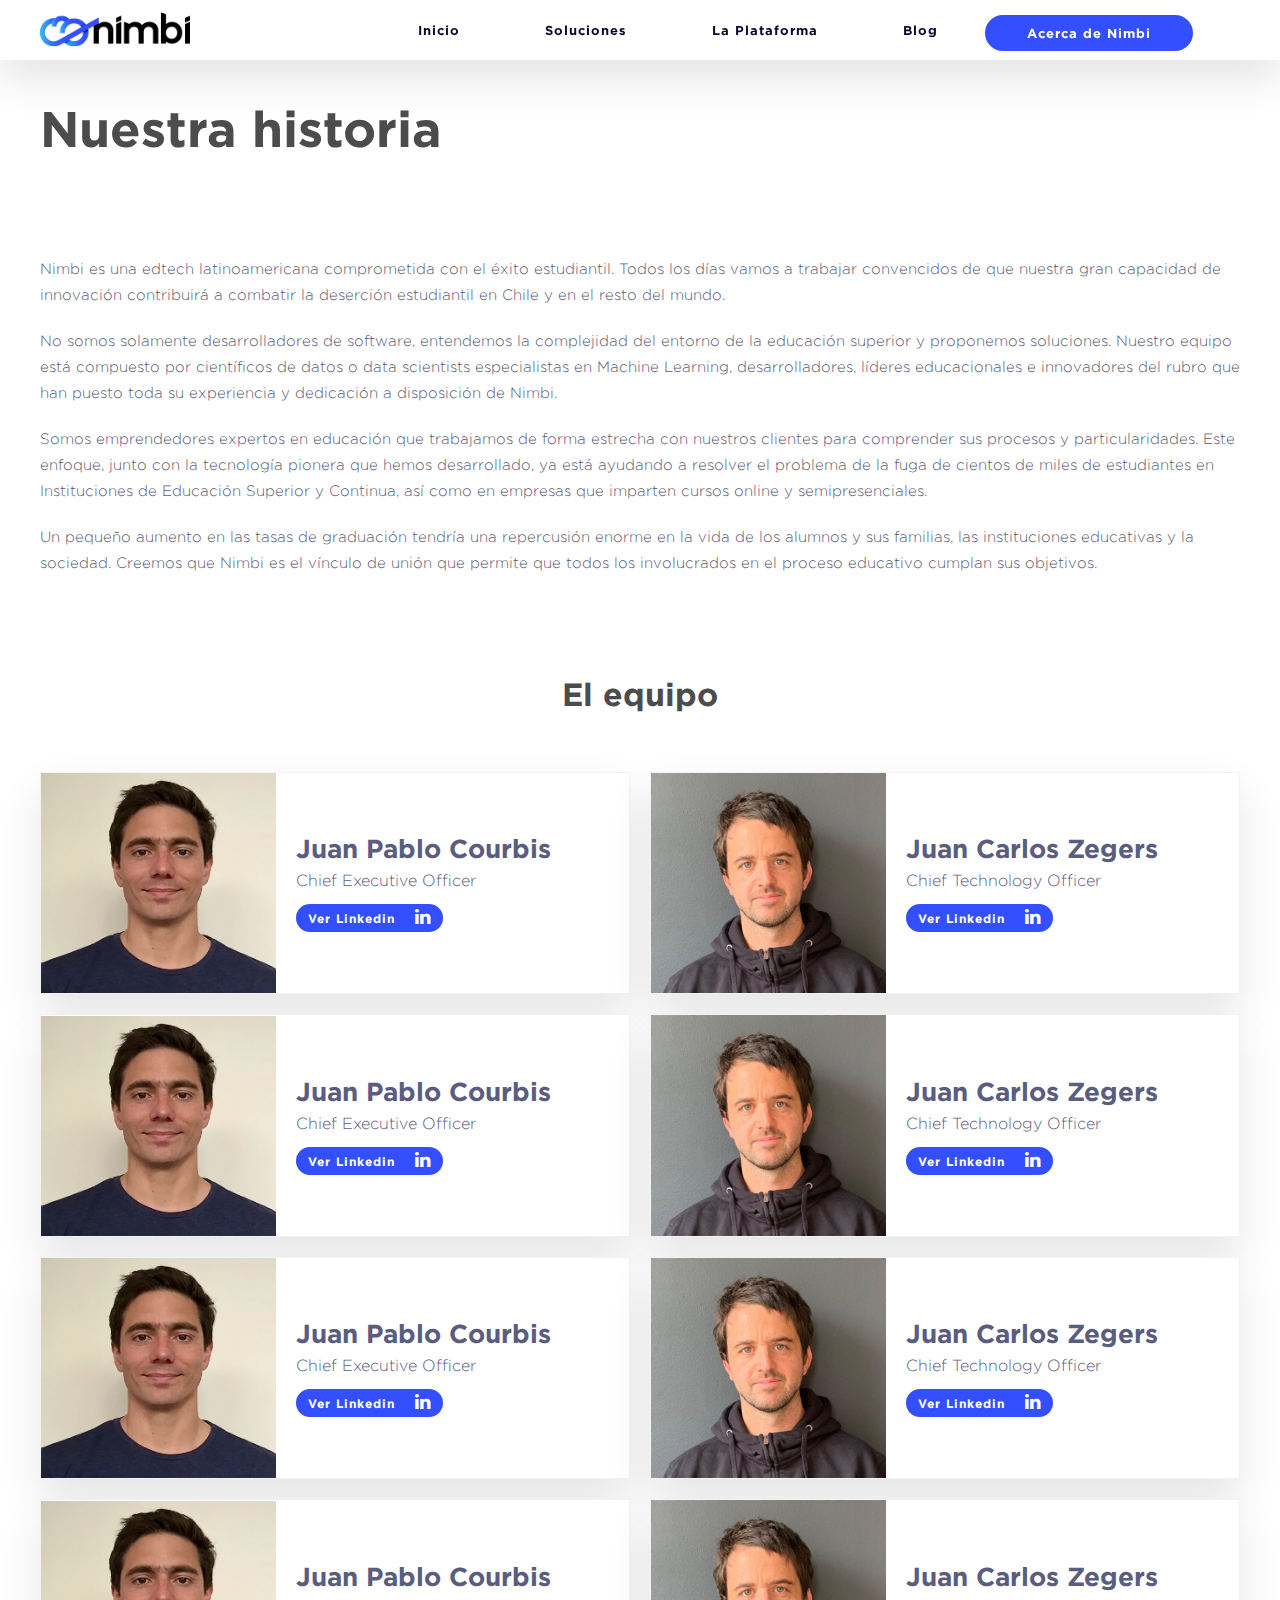
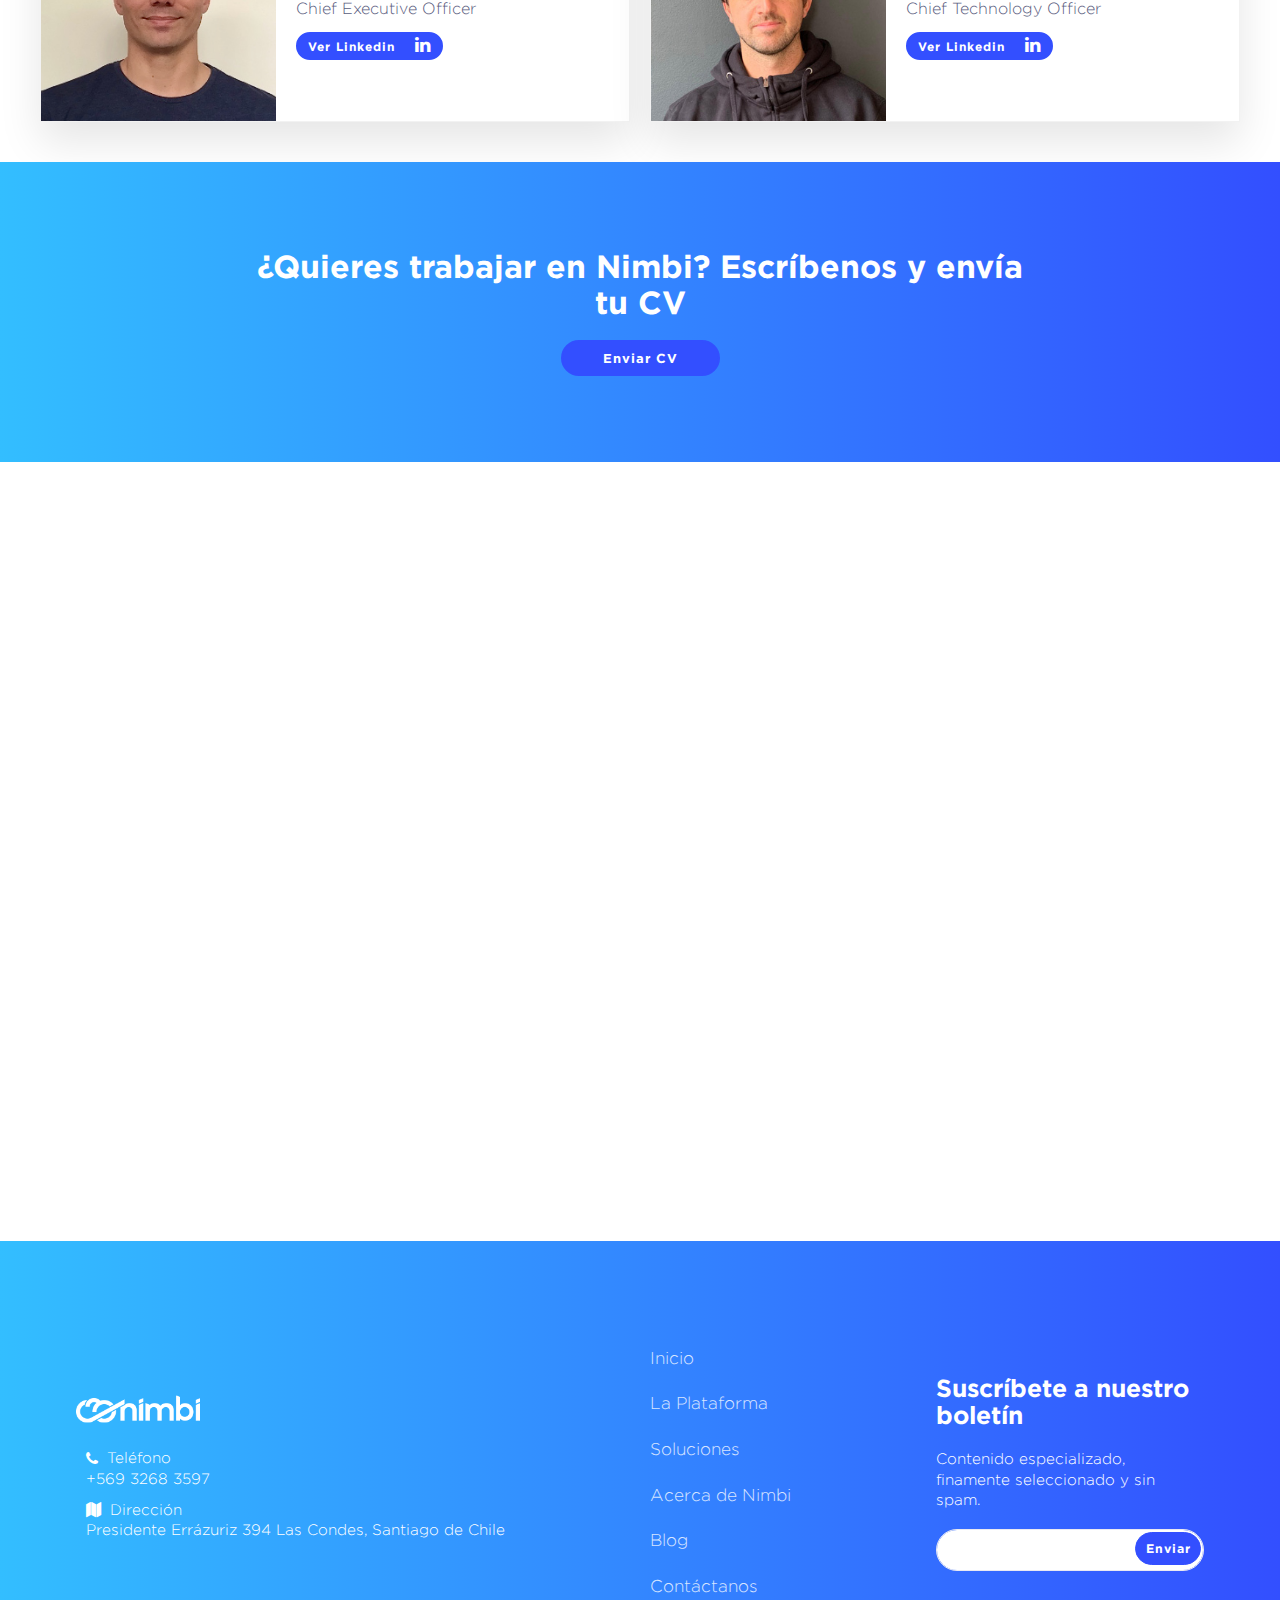
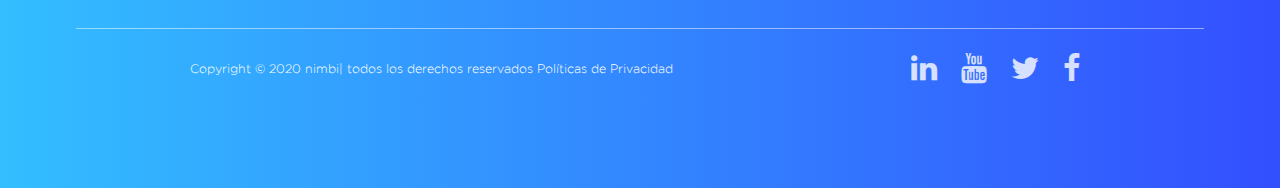
<file: aboutus.html>
<!DOCTYPE html>
<html lang="es">
  <head>
    <title>Nimbi - Comprometidos con el éxito estudiantil</title>
    <meta charset="UTF-8">
    <link href="img/icons/favicon.png" rel="shortcut icon">
    <meta name="viewport" content="width=device-width, initial-scale=1, maximum-scale=1">
    <meta name="theme-color" content="#3be8b0">
    <link href="css/main.css?v=57562" rel="stylesheet" type="text/css">
    <script src="js/main.js?v=57562" type="text/javascript"></script>
    <!-- Meta tags facebook-->
    <meta property="og:title" content="Identy, Inteligencia Comercial.">
    <meta property="og:description" content="Agencia de análisis de información comercia y comunicaciones. Detectamos oportunidades comerciales y potenciales clientes con el uso de la información.">
    <meta property="og:image" content="img/share.jpeg">
    <!-- Meta tags twitter cards-->
    <meta name="twitter:card" content="summary_large_image">
    <meta name="twitter:title" content="Identy, Inteligencia Comercial.">
    <meta name="twitter:description" content="Agencia de análisis de información comercia y comunicaciones. Detectamos oportunidades comerciales y potenciales clientes con el uso de la información.">
    <meta name="twitter:image" content="img/share.jpeg">
    <link rel="preconnect" href="https://fonts.gstatic.com">
    <link href="https://fonts.googleapis.com/css2?family=Roboto:wght@300;400;500;700&amp;display=swap" rel="stylesheet">
    <!--[if lt IE 9]> <script src="http://html5shiv.googlecode.com/svn/trunk/html5.js"></script> <![endif]-->
    
  </head>
  <body>
    <header>
      <div class="header__primary">
        <div class="header__wrap">
          <div class="header__inner">
            <div class="header__logo"><a href="index.html"><img src="img/icons/logo-nimbi.png"></a></div>
            <div class="header__nav">
              <div class="header__nav__bg"></div>
              <div class="header__nav__nav">
                <div class="header__nav__close">
                  <div></div>
                  <div></div>
                </div>
                <div class="header__nav__back">
                  <div></div>
                  <div></div>
                  <div></div>
                </div>
                <nav>
                  <ul>
                    <li><a href="index.html">Inicio</a></li>
                    <li><a href="solutions.html">Soluciones</a></li>
                    <li><a href="platform.html">La Plataforma</a></li>
                    <li><a href="blog.html">Blog</a></li>
                  </ul>
                </nav>
              </div>
            </div>
            <div class="header__right">
              <div class="header__item"><a href="aboutus.html" class="btn">Acerca de Nimbi</a></div>
              <div class="header__item header__item--ham">
                <div class="header__ham"><span></span><span></span><span></span></div>
              </div>
            </div>
          </div>
        </div>
      </div>
    </header>
    <div id="sections">
      <section class="section--header">
        <div class="section__wrap section__wrap--header">
          <div class="section__body">
            <div class="section__content">
              <h1 class="h2 section__title">Nuestra historia</h1>
            </div>
          </div>
        </div>
      </section>
      <section class="seciton--content">
        <div class="section__wrap">
          <div class="section__body">
            <div class="section__content wp">
              <p>Nimbi es una edtech latinoamericana comprometida con el éxito estudiantil. Todos los días vamos a trabajar convencidos de que nuestra gran capacidad de innovación contribuirá a combatir la deserción estudiantil en Chile y en el resto del mundo.</p>
              <p>No somos solamente desarrolladores de software, entendemos la complejidad del entorno de la educación superior y proponemos soluciones. Nuestro equipo está compuesto por científicos de datos o data scientists especialistas en Machine Learning, desarrolladores, líderes educacionales e innovadores del rubro que han puesto toda su experiencia y dedicación a disposición de Nimbi.</p>
              <p>Somos emprendedores expertos en educación que trabajamos de forma estrecha con nuestros clientes para comprender sus procesos y particularidades. Este enfoque, junto con la tecnología pionera que hemos desarrollado, ya está ayudando a resolver el problema de la fuga de cientos de miles de estudiantes en Instituciones de Educación Superior y Continua, así como en empresas que imparten cursos online y semipresenciales.</p>
              <p>Un pequeño aumento en las tasas de graduación tendría una repercusión enorme en la vida de los alumnos y sus familias, las instituciones educativas y la sociedad. Creemos que Nimbi es el vínculo de unión que permite que todos los involucrados en el proceso educativo cumplan sus objetivos.</p>
            </div>
          </div>
        </div>
      </section>
      <section class="section--teams">
        <div class="section__wrap">
          <div class="section__header">
            <h3 class="section__title">El equipo</h3>
          </div>
          <div class="section__body">
            <div class="cols">
              <div class="col-md-6">
                <article class="article--team">
                  <div class="article__avatar"><img src="img/avatar/1.jpeg"></div>
                  <div class="article__body">
                    <h4 class="article__title">Juan Pablo Courbis</h4>
                    <p class="article__description">Chief Executive Ofﬁcer</p><a href="#" class="btn btn--social">Ver Linkedin<span class="fa fa-linkedin"></span></a>
                  </div>
                </article>
              </div>
              <div class="col-md-6">
                <article class="article--team">
                  <div class="article__avatar"><img src="img/avatar/2.jpg"></div>
                  <div class="article__body">
                    <h4 class="article__title">Juan Carlos Zegers</h4>
                    <p class="article__description">Chief Technology Officer</p><a href="#" class="btn btn--social">Ver Linkedin<span class="fa fa-linkedin"></span></a>
                  </div>
                </article>
              </div>
              <div class="col-md-6">
                <article class="article--team">
                  <div class="article__avatar"><img src="img/avatar/1.jpeg"></div>
                  <div class="article__body">
                    <h4 class="article__title">Juan Pablo Courbis</h4>
                    <p class="article__description">Chief Executive Ofﬁcer</p><a href="#" class="btn btn--social">Ver Linkedin<span class="fa fa-linkedin"></span></a>
                  </div>
                </article>
              </div>
              <div class="col-md-6">
                <article class="article--team">
                  <div class="article__avatar"><img src="img/avatar/2.jpg"></div>
                  <div class="article__body">
                    <h4 class="article__title">Juan Carlos Zegers</h4>
                    <p class="article__description">Chief Technology Officer</p><a href="#" class="btn btn--social">Ver Linkedin<span class="fa fa-linkedin"></span></a>
                  </div>
                </article>
              </div>
              <div class="col-md-6">
                <article class="article--team">
                  <div class="article__avatar"><img src="img/avatar/1.jpeg"></div>
                  <div class="article__body">
                    <h4 class="article__title">Juan Pablo Courbis</h4>
                    <p class="article__description">Chief Executive Ofﬁcer</p><a href="#" class="btn btn--social">Ver Linkedin<span class="fa fa-linkedin"></span></a>
                  </div>
                </article>
              </div>
              <div class="col-md-6">
                <article class="article--team">
                  <div class="article__avatar"><img src="img/avatar/2.jpg"></div>
                  <div class="article__body">
                    <h4 class="article__title">Juan Carlos Zegers</h4>
                    <p class="article__description">Chief Technology Officer</p><a href="#" class="btn btn--social">Ver Linkedin<span class="fa fa-linkedin"></span></a>
                  </div>
                </article>
              </div>
              <div class="col-md-6">
                <article class="article--team">
                  <div class="article__avatar"><img src="img/avatar/1.jpeg"></div>
                  <div class="article__body">
                    <h4 class="article__title">Juan Pablo Courbis</h4>
                    <p class="article__description">Chief Executive Ofﬁcer</p><a href="#" class="btn btn--social">Ver Linkedin<span class="fa fa-linkedin"></span></a>
                  </div>
                </article>
              </div>
              <div class="col-md-6">
                <article class="article--team">
                  <div class="article__avatar"><img src="img/avatar/2.jpg"></div>
                  <div class="article__body">
                    <h4 class="article__title">Juan Carlos Zegers</h4>
                    <p class="article__description">Chief Technology Officer</p><a href="#" class="btn btn--social">Ver Linkedin<span class="fa fa-linkedin"></span></a>
                  </div>
                </article>
              </div>
            </div>
          </div>
        </div>
      </section>
      <section class="section--banner">
        <div class="section__body">
          <h3 class="section__title">¿Quieres trabajar en Nimbi? Escríbenos y envía tu CV</h3><a href="#" class="btn">Enviar CV</a>
        </div>
      </section>
      <section class="section--contact">
        <div class="section__wrap section__wrap--main">
          <div class="section__body">
            <div class="cols">
              <div class="section__flex">
                <div class="col-lg-6 dscroll">
                  <div class="section__svg"><img src="img/uploads/1.png"></div>
                </div>
                <div class="col-lg-6 dscroll">
                  <div class="section__form">
                    <form class="form">
                      <div class="form__element">
                        <div class="form__input">
                          <input type="text" name="#" placeholder="Nombre">
                        </div>
                      </div>
                      <div class="form__element">
                        <div class="form__input">
                          <input type="text" name="#" placeholder="Apellido">
                        </div>
                      </div>
                      <div class="form__element">
                        <div class="form__input">
                          <input type="email" name="#" placeholder="Email">
                        </div>
                      </div>
                      <div class="form__element">
                        <div class="form__input">
                          <input type="text" name="#" placeholder="Número de teléfono">
                        </div>
                      </div>
                      <div class="form__element">
                        <div class="form__input">
                          <input type="text" name="#" placeholder="Nombre de la institución">
                        </div>
                      </div>
                      <div class="form__element">
                        <div class="form__input">
                          <input type="text" name="#" placeholder="País">
                        </div>
                      </div>
                      <div class="form__button">
                        <button class="btn">Enviar</button>
                      </div>
                    </form>
                  </div>
                </div>
              </div>
            </div>
          </div>
        </div>
      </section>
    </div>
    <footer>
      <div class="footer__wrap">
        <div class="footer__links footer_links--primary">
          <div class="cols">
            <div class="footer__flex">
              <div class="col-xs-12 col-md-6">
                <div class="footer__logo"><img src="img/icons/logo-nimbi-white.png"></div>
                <div class="footer__date">
                  <div class="footer__title">Teléfono<span class="fa fa-phone"></span></div><span>+569 3268 3597</span>
                </div>
                <div class="footer__date">
                  <div class="footer__title">Dirección<span class="fa fa-map"></span></div><span>Presidente Errázuriz 394 Las Condes, Santiago de Chile</span>
                </div>
              </div>
              <div class="col-xs-12 col-md-3">
                <div class="footer__links__list">
                  <ul>
                    <li><a href="#">Inicio</a></li>
                    <li><a href="#">La Plataforma</a></li>
                    <li><a href="#">Soluciones</a></li>
                    <li><a href="#">Acerca de Nimbi</a></li>
                    <li><a href="#">Blog</a></li>
                    <li><a href="#">Contáctanos</a></li>
                  </ul>
                </div>
              </div>
              <div class="col-xs-12 col-md-3">
                <div class="footer__newsletter">
                  <h4 class="footer__title">Suscríbete a nuestro boletín</h4>
                  <p class="footer__description">Contenido especializado, finamente seleccionado y sin spam.</p>
                  <div class="footer__form">
                    <form class="form">
                      <div class="form__element">
                        <div class="form__input">
                          <input type="email" name="#">
                        </div>
                      </div>
                      <div class="form__button">
                        <button class="btn">Enviar</button>
                      </div>
                    </form>
                  </div>
                </div>
              </div>
            </div>
            <div class="col-xs-12">
              <div class="footer__secondary">
                <div class="footer__flex">
                  <div class="footer__copyright">Copyright © 2020 nimbi| todos los derechos reservados Políticas de Privacidad</div>
                  <div class="footer__socials">
                    <ul>
                      <li><a href="#"><span class="fa fa-linkedin"></span></a></li>
                      <li><a href="#"><span class="fa fa-youtube"></span></a></li>
                      <li><a href="#"><span class="fa fa-twitter"></span></a></li>
                      <li><a href="#"><span class="fa fa-facebook"></span></a></li>
                    </ul>
                  </div>
                </div>
              </div>
            </div>
          </div>
        </div>
      </div>
    </footer>
  </body>
</html>
</file>
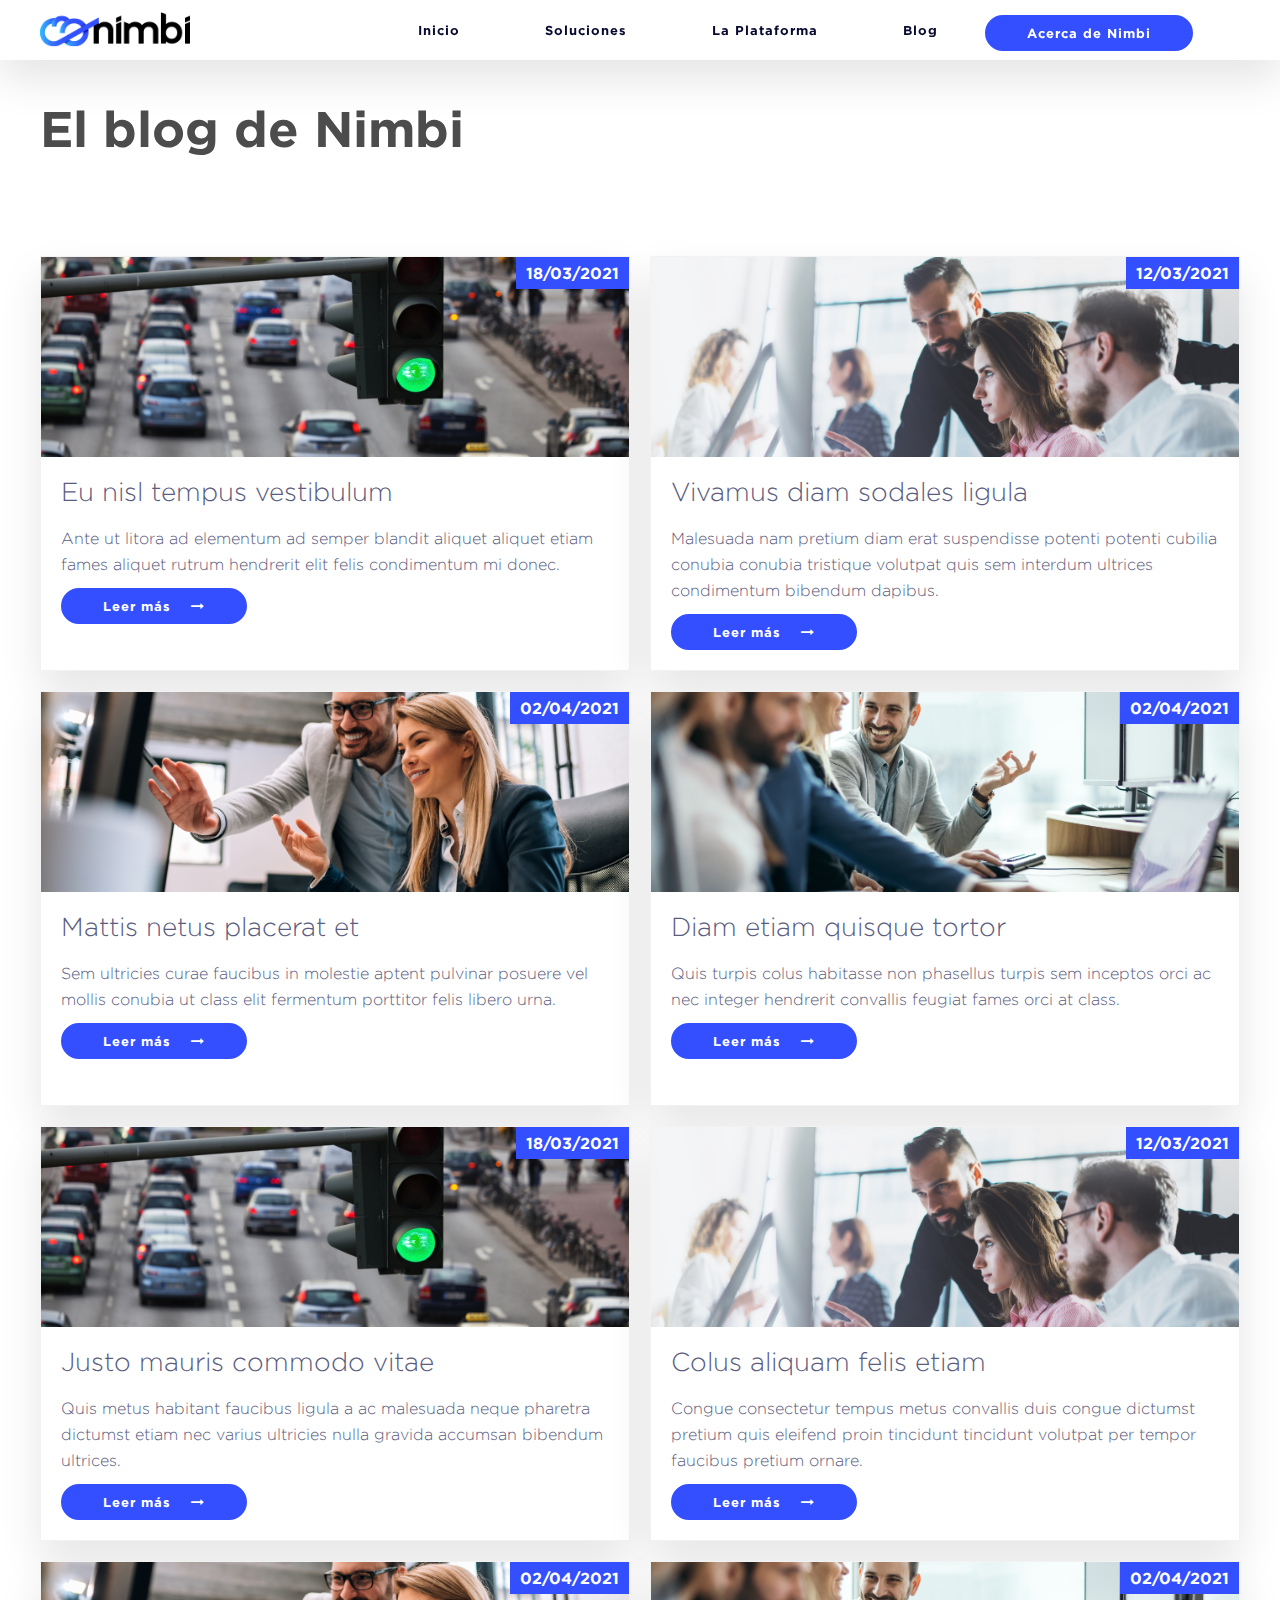
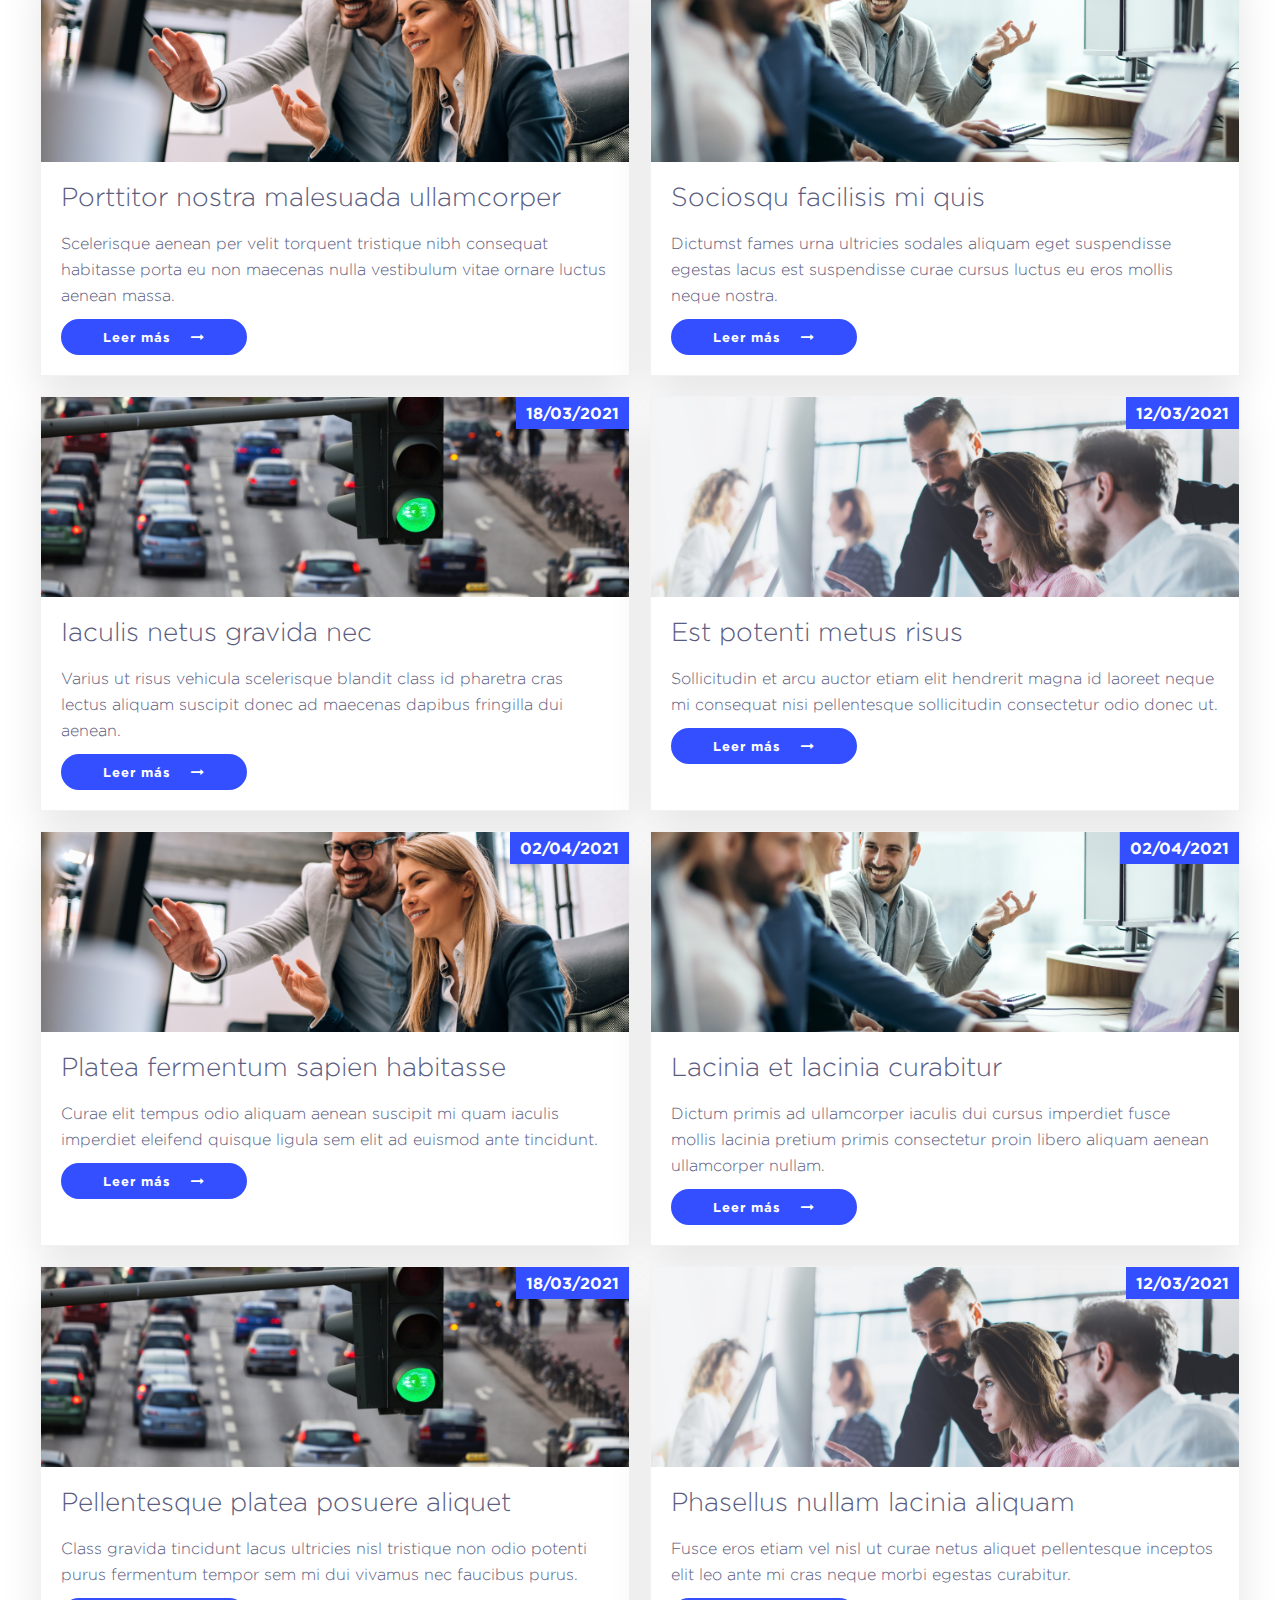
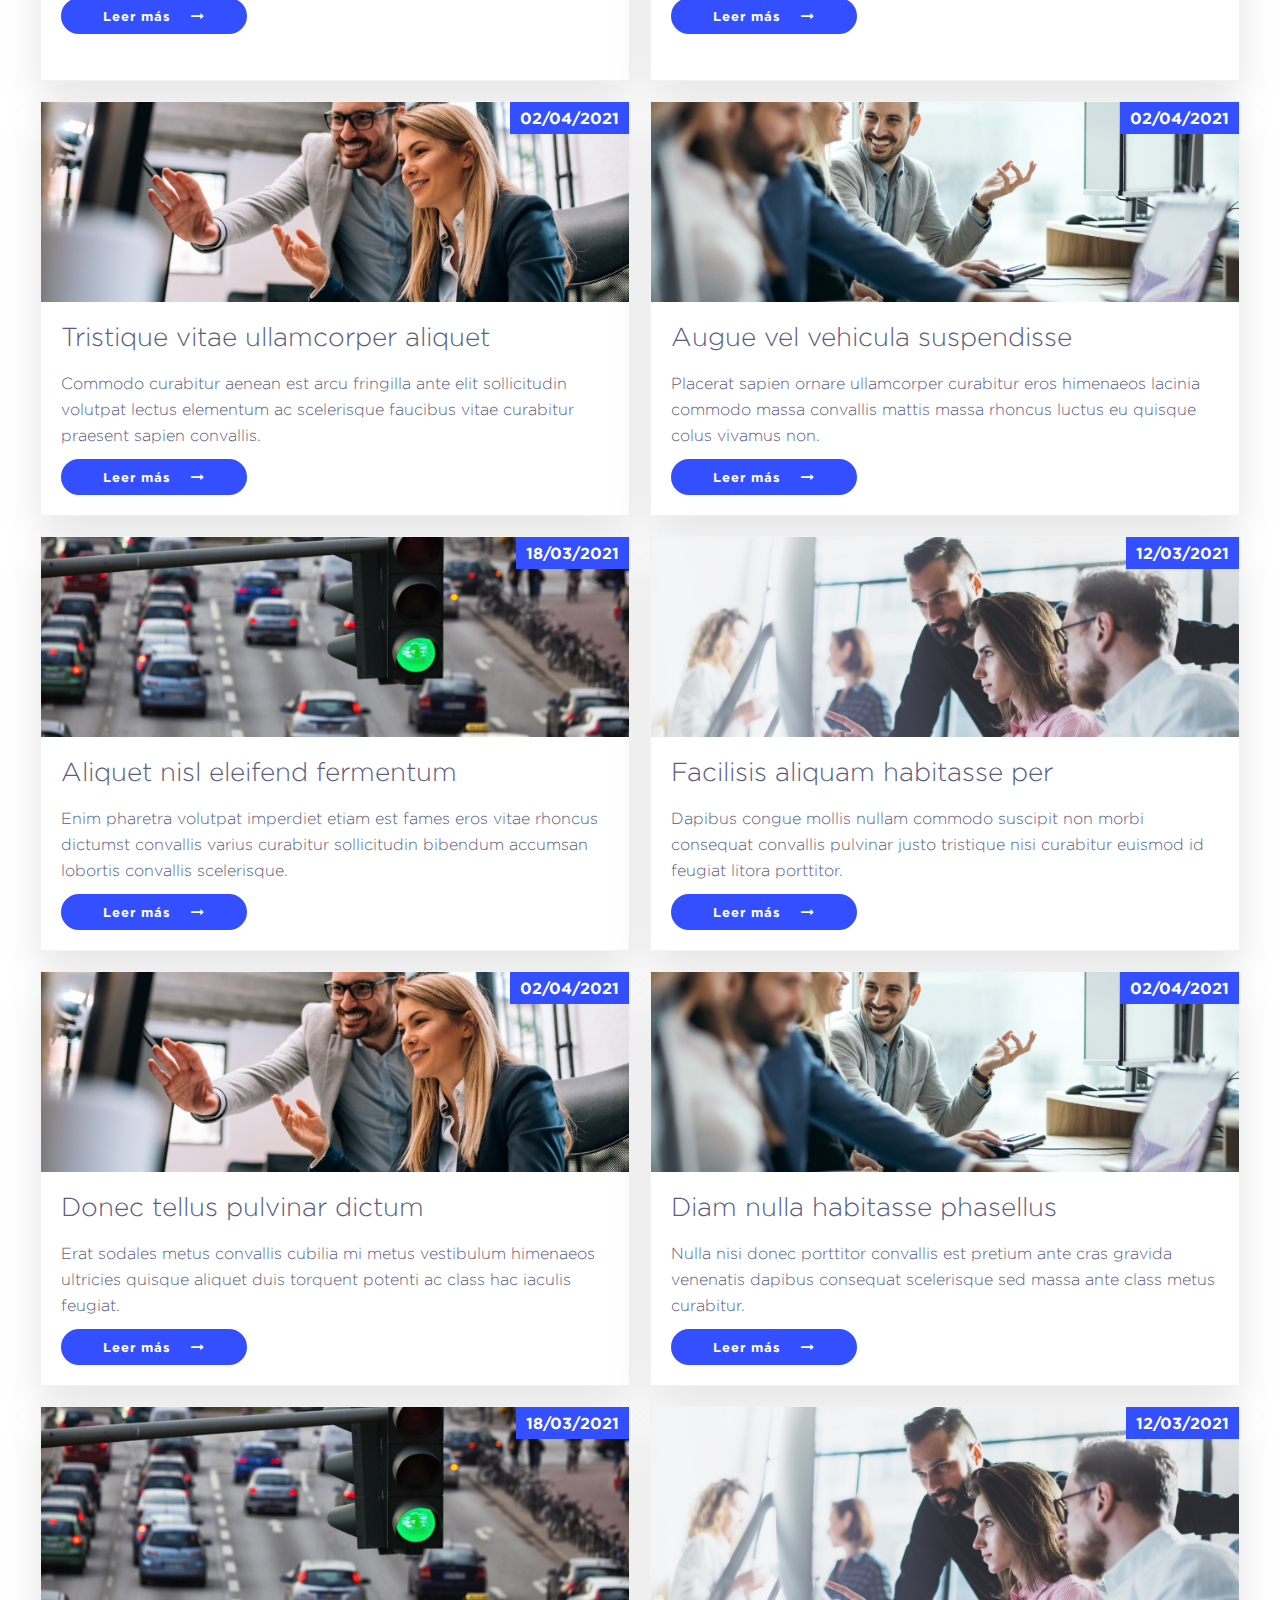
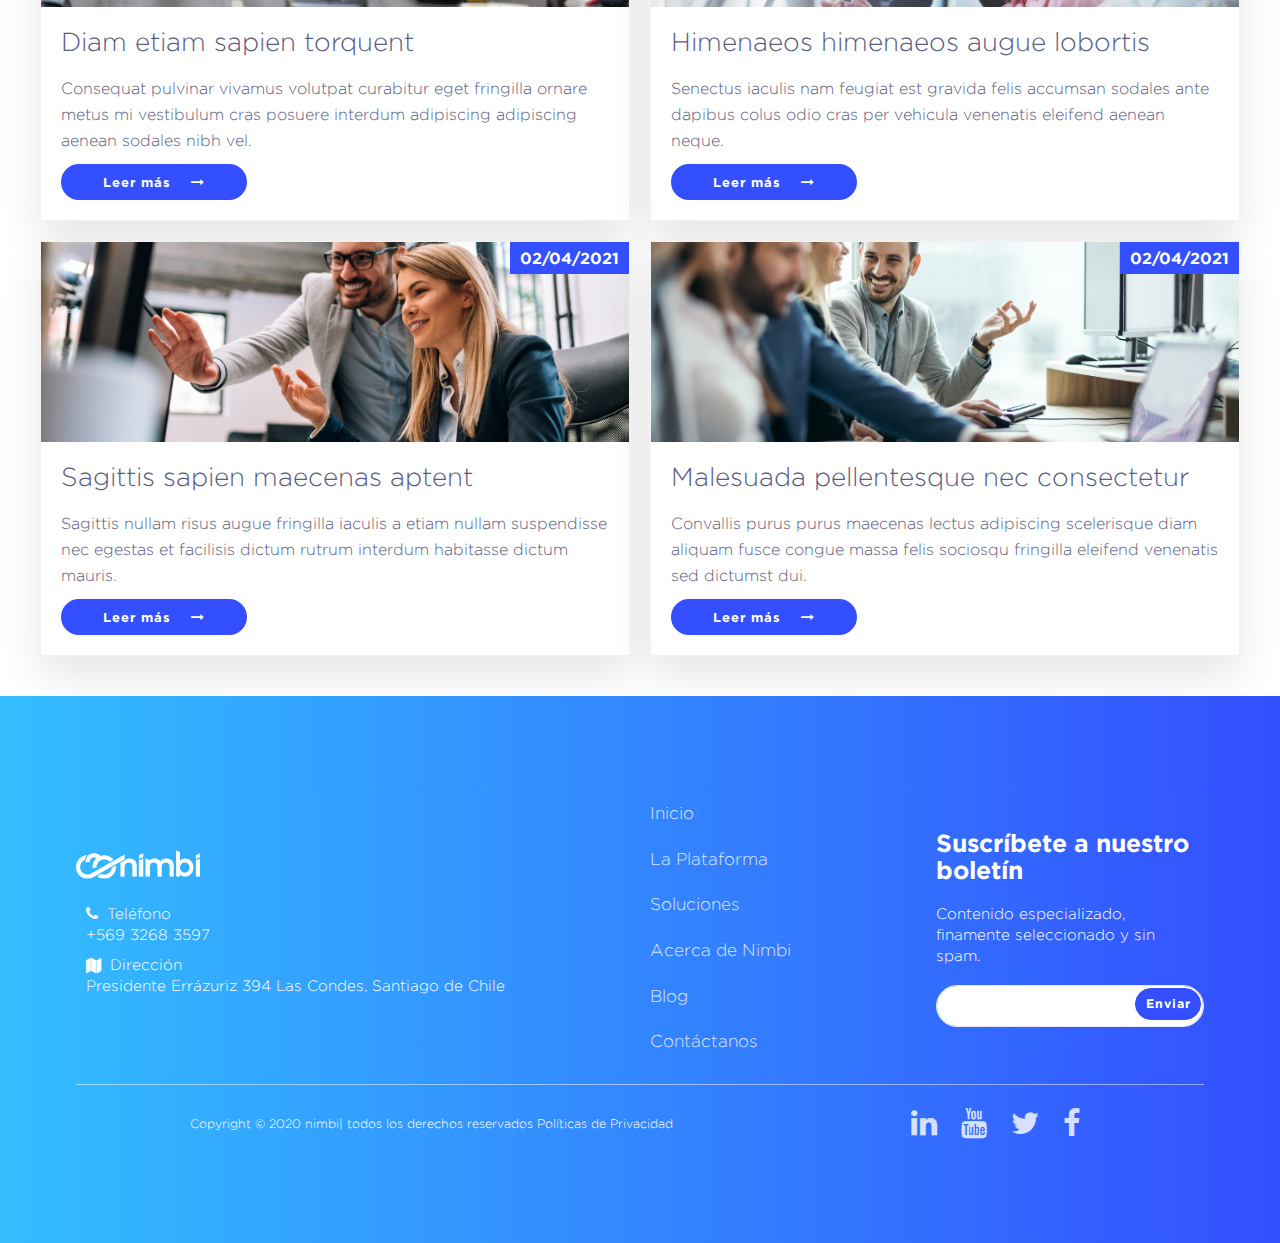
<file: blog.html>
<!DOCTYPE html>
<html lang="es">
  <head>
    <title>Nimbi - Comprometidos con el éxito estudiantil</title>
    <meta charset="UTF-8">
    <link href="img/icons/favicon.png" rel="shortcut icon">
    <meta name="viewport" content="width=device-width, initial-scale=1, maximum-scale=1">
    <meta name="theme-color" content="#3be8b0">
    <link href="css/main.css?v=77002" rel="stylesheet" type="text/css">
    <script src="js/main.js?v=77002" type="text/javascript"></script>
    <!-- Meta tags facebook-->
    <meta property="og:title" content="Identy, Inteligencia Comercial.">
    <meta property="og:description" content="Agencia de análisis de información comercia y comunicaciones. Detectamos oportunidades comerciales y potenciales clientes con el uso de la información.">
    <meta property="og:image" content="img/share.jpeg">
    <!-- Meta tags twitter cards-->
    <meta name="twitter:card" content="summary_large_image">
    <meta name="twitter:title" content="Identy, Inteligencia Comercial.">
    <meta name="twitter:description" content="Agencia de análisis de información comercia y comunicaciones. Detectamos oportunidades comerciales y potenciales clientes con el uso de la información.">
    <meta name="twitter:image" content="img/share.jpeg">
    <link rel="preconnect" href="https://fonts.gstatic.com">
    <link href="https://fonts.googleapis.com/css2?family=Roboto:wght@300;400;500;700&amp;display=swap" rel="stylesheet">
    <!--[if lt IE 9]> <script src="http://html5shiv.googlecode.com/svn/trunk/html5.js"></script> <![endif]-->
    
  </head>
  <body>
    <header>
      <div class="header__primary">
        <div class="header__wrap">
          <div class="header__inner">
            <div class="header__logo"><a href="index.html"><img src="img/icons/logo-nimbi.png"></a></div>
            <div class="header__nav">
              <div class="header__nav__bg"></div>
              <div class="header__nav__nav">
                <div class="header__nav__close">
                  <div></div>
                  <div></div>
                </div>
                <div class="header__nav__back">
                  <div></div>
                  <div></div>
                  <div></div>
                </div>
                <nav>
                  <ul>
                    <li><a href="index.html">Inicio</a></li>
                    <li><a href="solutions.html">Soluciones</a></li>
                    <li><a href="platform.html">La Plataforma</a></li>
                    <li><a href="blog.html">Blog</a></li>
                  </ul>
                </nav>
              </div>
            </div>
            <div class="header__right">
              <div class="header__item"><a href="aboutus.html" class="btn">Acerca de Nimbi</a></div>
              <div class="header__item header__item--ham">
                <div class="header__ham"><span></span><span></span><span></span></div>
              </div>
            </div>
          </div>
        </div>
      </div>
    </header>
    <div id="sections">
      <section class="section--header">
        <div class="section__wrap section__wrap--header">
          <div class="section__body">
            <div class="section__content">
              <h1 class="h2 section__title">El blog de Nimbi</h1>
            </div>
          </div>
        </div>
      </section>
      <section class="section--blog">
        <div class="section__wrap">
          <div class="section__body">
            <div class="cols">
              <div class="col-md-6">
                <article class="article--blog">
                  <div class="article__bg">
                    <div class="bg"><img src="img/uploads/1.jpg"></div>
                  </div>
                  <div class="article__date">18/03/2021</div>
                  <div class="article__body">
                    <h4 class="article__title">Eu nisl tempus vestibulum
                    </h4>
                    <p class="article__description">Ante ut litora ad elementum ad semper blandit aliquet aliquet etiam fames aliquet rutrum hendrerit elit felis condimentum mi donec.
                    </p><a href="single-blog.html" class="btn btn--link">Leer más<span class="fa fa-long-arrow-right"></span></a>
                  </div>
                </article>
              </div>
              <div class="col-md-6">
                <article class="article--blog">
                  <div class="article__bg">
                    <div class="bg"><img src="img/uploads/2.jpg"></div>
                  </div>
                  <div class="article__date">12/03/2021</div>
                  <div class="article__body">
                    <h4 class="article__title">Vivamus diam sodales ligula
                    </h4>
                    <p class="article__description">Malesuada nam pretium diam erat suspendisse potenti potenti cubilia conubia conubia tristique volutpat quis sem interdum ultrices condimentum bibendum dapibus.
                    </p><a href="single-blog.html" class="btn btn--link">Leer más<span class="fa fa-long-arrow-right"></span></a>
                  </div>
                </article>
              </div>
              <div class="col-md-6">
                <article class="article--blog">
                  <div class="article__bg">
                    <div class="bg"><img src="img/uploads/3.jpg"></div>
                  </div>
                  <div class="article__date">02/04/2021</div>
                  <div class="article__body">
                    <h4 class="article__title">Mattis netus placerat et
                    </h4>
                    <p class="article__description">Sem ultricies curae faucibus in molestie aptent pulvinar posuere vel mollis conubia ut class elit fermentum porttitor felis libero urna.
                    </p><a href="single-blog.html" class="btn btn--link">Leer más<span class="fa fa-long-arrow-right"></span></a>
                  </div>
                </article>
              </div>
              <div class="col-md-6">
                <article class="article--blog">
                  <div class="article__bg">
                    <div class="bg"><img src="img/uploads/4.jpg"></div>
                  </div>
                  <div class="article__date">02/04/2021</div>
                  <div class="article__body">
                    <h4 class="article__title">Diam etiam quisque tortor
                    </h4>
                    <p class="article__description">Quis turpis colus habitasse non phasellus turpis sem inceptos orci ac nec integer hendrerit convallis feugiat fames orci at class.
                    </p><a href="single-blog.html" class="btn btn--link">Leer más<span class="fa fa-long-arrow-right"></span></a>
                  </div>
                </article>
              </div>
              <div class="col-md-6">
                <article class="article--blog">
                  <div class="article__bg">
                    <div class="bg"><img src="img/uploads/1.jpg"></div>
                  </div>
                  <div class="article__date">18/03/2021</div>
                  <div class="article__body">
                    <h4 class="article__title">Justo mauris commodo vitae
                    </h4>
                    <p class="article__description">Quis metus habitant faucibus ligula a ac malesuada neque pharetra dictumst etiam nec varius ultricies nulla gravida accumsan bibendum ultrices.
                    </p><a href="single-blog.html" class="btn btn--link">Leer más<span class="fa fa-long-arrow-right"></span></a>
                  </div>
                </article>
              </div>
              <div class="col-md-6">
                <article class="article--blog">
                  <div class="article__bg">
                    <div class="bg"><img src="img/uploads/2.jpg"></div>
                  </div>
                  <div class="article__date">12/03/2021</div>
                  <div class="article__body">
                    <h4 class="article__title">Colus aliquam felis etiam
                    </h4>
                    <p class="article__description">Congue consectetur tempus metus convallis duis congue dictumst pretium quis eleifend proin tincidunt tincidunt volutpat per tempor faucibus pretium ornare.
                    </p><a href="single-blog.html" class="btn btn--link">Leer más<span class="fa fa-long-arrow-right"></span></a>
                  </div>
                </article>
              </div>
              <div class="col-md-6">
                <article class="article--blog">
                  <div class="article__bg">
                    <div class="bg"><img src="img/uploads/3.jpg"></div>
                  </div>
                  <div class="article__date">02/04/2021</div>
                  <div class="article__body">
                    <h4 class="article__title">Porttitor nostra malesuada ullamcorper
                    </h4>
                    <p class="article__description">Scelerisque aenean per velit torquent tristique nibh consequat habitasse porta eu non maecenas nulla vestibulum vitae ornare luctus aenean massa.
                    </p><a href="single-blog.html" class="btn btn--link">Leer más<span class="fa fa-long-arrow-right"></span></a>
                  </div>
                </article>
              </div>
              <div class="col-md-6">
                <article class="article--blog">
                  <div class="article__bg">
                    <div class="bg"><img src="img/uploads/4.jpg"></div>
                  </div>
                  <div class="article__date">02/04/2021</div>
                  <div class="article__body">
                    <h4 class="article__title">Sociosqu facilisis mi quis
                    </h4>
                    <p class="article__description">Dictumst fames urna ultricies sodales aliquam eget suspendisse egestas lacus est suspendisse curae cursus luctus eu eros mollis neque nostra.
                    </p><a href="single-blog.html" class="btn btn--link">Leer más<span class="fa fa-long-arrow-right"></span></a>
                  </div>
                </article>
              </div>
              <div class="col-md-6">
                <article class="article--blog">
                  <div class="article__bg">
                    <div class="bg"><img src="img/uploads/1.jpg"></div>
                  </div>
                  <div class="article__date">18/03/2021</div>
                  <div class="article__body">
                    <h4 class="article__title">Iaculis netus gravida nec
                    </h4>
                    <p class="article__description">Varius ut risus vehicula scelerisque blandit class id pharetra cras lectus aliquam suscipit donec ad maecenas dapibus fringilla dui aenean.
                    </p><a href="single-blog.html" class="btn btn--link">Leer más<span class="fa fa-long-arrow-right"></span></a>
                  </div>
                </article>
              </div>
              <div class="col-md-6">
                <article class="article--blog">
                  <div class="article__bg">
                    <div class="bg"><img src="img/uploads/2.jpg"></div>
                  </div>
                  <div class="article__date">12/03/2021</div>
                  <div class="article__body">
                    <h4 class="article__title">Est potenti metus risus
                    </h4>
                    <p class="article__description">Sollicitudin et arcu auctor etiam elit hendrerit magna id laoreet neque mi consequat nisi pellentesque sollicitudin consectetur odio donec ut.
                    </p><a href="single-blog.html" class="btn btn--link">Leer más<span class="fa fa-long-arrow-right"></span></a>
                  </div>
                </article>
              </div>
              <div class="col-md-6">
                <article class="article--blog">
                  <div class="article__bg">
                    <div class="bg"><img src="img/uploads/3.jpg"></div>
                  </div>
                  <div class="article__date">02/04/2021</div>
                  <div class="article__body">
                    <h4 class="article__title">Platea fermentum sapien habitasse
                    </h4>
                    <p class="article__description">Curae elit tempus odio aliquam aenean suscipit mi quam iaculis imperdiet eleifend quisque ligula sem elit ad euismod ante tincidunt.
                    </p><a href="single-blog.html" class="btn btn--link">Leer más<span class="fa fa-long-arrow-right"></span></a>
                  </div>
                </article>
              </div>
              <div class="col-md-6">
                <article class="article--blog">
                  <div class="article__bg">
                    <div class="bg"><img src="img/uploads/4.jpg"></div>
                  </div>
                  <div class="article__date">02/04/2021</div>
                  <div class="article__body">
                    <h4 class="article__title">Lacinia et lacinia curabitur
                    </h4>
                    <p class="article__description">Dictum primis ad ullamcorper iaculis dui cursus imperdiet fusce mollis lacinia pretium primis consectetur proin libero aliquam aenean ullamcorper nullam.
                    </p><a href="single-blog.html" class="btn btn--link">Leer más<span class="fa fa-long-arrow-right"></span></a>
                  </div>
                </article>
              </div>
              <div class="col-md-6">
                <article class="article--blog">
                  <div class="article__bg">
                    <div class="bg"><img src="img/uploads/1.jpg"></div>
                  </div>
                  <div class="article__date">18/03/2021</div>
                  <div class="article__body">
                    <h4 class="article__title">Pellentesque platea posuere aliquet
                    </h4>
                    <p class="article__description">Class gravida tincidunt lacus ultricies nisl tristique non odio potenti purus fermentum tempor sem mi dui vivamus nec faucibus purus.
                    </p><a href="single-blog.html" class="btn btn--link">Leer más<span class="fa fa-long-arrow-right"></span></a>
                  </div>
                </article>
              </div>
              <div class="col-md-6">
                <article class="article--blog">
                  <div class="article__bg">
                    <div class="bg"><img src="img/uploads/2.jpg"></div>
                  </div>
                  <div class="article__date">12/03/2021</div>
                  <div class="article__body">
                    <h4 class="article__title">Phasellus nullam lacinia aliquam
                    </h4>
                    <p class="article__description">Fusce eros etiam vel nisl ut curae netus aliquet pellentesque inceptos elit leo ante mi cras neque morbi egestas curabitur.
                    </p><a href="single-blog.html" class="btn btn--link">Leer más<span class="fa fa-long-arrow-right"></span></a>
                  </div>
                </article>
              </div>
              <div class="col-md-6">
                <article class="article--blog">
                  <div class="article__bg">
                    <div class="bg"><img src="img/uploads/3.jpg"></div>
                  </div>
                  <div class="article__date">02/04/2021</div>
                  <div class="article__body">
                    <h4 class="article__title">Tristique vitae ullamcorper aliquet
                    </h4>
                    <p class="article__description">Commodo curabitur aenean est arcu fringilla ante elit sollicitudin volutpat lectus elementum ac scelerisque faucibus vitae curabitur praesent sapien convallis.
                    </p><a href="single-blog.html" class="btn btn--link">Leer más<span class="fa fa-long-arrow-right"></span></a>
                  </div>
                </article>
              </div>
              <div class="col-md-6">
                <article class="article--blog">
                  <div class="article__bg">
                    <div class="bg"><img src="img/uploads/4.jpg"></div>
                  </div>
                  <div class="article__date">02/04/2021</div>
                  <div class="article__body">
                    <h4 class="article__title">Augue vel vehicula suspendisse
                    </h4>
                    <p class="article__description">Placerat sapien ornare ullamcorper curabitur eros himenaeos lacinia commodo massa convallis mattis massa rhoncus luctus eu quisque colus vivamus non.
                    </p><a href="single-blog.html" class="btn btn--link">Leer más<span class="fa fa-long-arrow-right"></span></a>
                  </div>
                </article>
              </div>
              <div class="col-md-6">
                <article class="article--blog">
                  <div class="article__bg">
                    <div class="bg"><img src="img/uploads/1.jpg"></div>
                  </div>
                  <div class="article__date">18/03/2021</div>
                  <div class="article__body">
                    <h4 class="article__title">Aliquet nisl eleifend fermentum
                    </h4>
                    <p class="article__description">Enim pharetra volutpat imperdiet etiam est fames eros vitae rhoncus dictumst convallis varius curabitur sollicitudin bibendum accumsan lobortis convallis scelerisque.
                    </p><a href="single-blog.html" class="btn btn--link">Leer más<span class="fa fa-long-arrow-right"></span></a>
                  </div>
                </article>
              </div>
              <div class="col-md-6">
                <article class="article--blog">
                  <div class="article__bg">
                    <div class="bg"><img src="img/uploads/2.jpg"></div>
                  </div>
                  <div class="article__date">12/03/2021</div>
                  <div class="article__body">
                    <h4 class="article__title">Facilisis aliquam habitasse per
                    </h4>
                    <p class="article__description">Dapibus congue mollis nullam commodo suscipit non morbi consequat convallis pulvinar justo tristique nisi curabitur euismod id feugiat litora porttitor.
                    </p><a href="single-blog.html" class="btn btn--link">Leer más<span class="fa fa-long-arrow-right"></span></a>
                  </div>
                </article>
              </div>
              <div class="col-md-6">
                <article class="article--blog">
                  <div class="article__bg">
                    <div class="bg"><img src="img/uploads/3.jpg"></div>
                  </div>
                  <div class="article__date">02/04/2021</div>
                  <div class="article__body">
                    <h4 class="article__title">Donec tellus pulvinar dictum
                    </h4>
                    <p class="article__description">Erat sodales metus convallis cubilia mi metus vestibulum himenaeos ultricies quisque aliquet duis torquent potenti ac class hac iaculis feugiat.
                    </p><a href="single-blog.html" class="btn btn--link">Leer más<span class="fa fa-long-arrow-right"></span></a>
                  </div>
                </article>
              </div>
              <div class="col-md-6">
                <article class="article--blog">
                  <div class="article__bg">
                    <div class="bg"><img src="img/uploads/4.jpg"></div>
                  </div>
                  <div class="article__date">02/04/2021</div>
                  <div class="article__body">
                    <h4 class="article__title">Diam nulla habitasse phasellus
                    </h4>
                    <p class="article__description">Nulla nisi donec porttitor convallis est pretium ante cras gravida venenatis dapibus consequat scelerisque sed massa ante class metus curabitur.
                    </p><a href="single-blog.html" class="btn btn--link">Leer más<span class="fa fa-long-arrow-right"></span></a>
                  </div>
                </article>
              </div>
              <div class="col-md-6">
                <article class="article--blog">
                  <div class="article__bg">
                    <div class="bg"><img src="img/uploads/1.jpg"></div>
                  </div>
                  <div class="article__date">18/03/2021</div>
                  <div class="article__body">
                    <h4 class="article__title">Diam etiam sapien torquent
                    </h4>
                    <p class="article__description">Consequat pulvinar vivamus volutpat curabitur eget fringilla ornare metus mi vestibulum cras posuere interdum adipiscing adipiscing aenean sodales nibh vel.
                    </p><a href="single-blog.html" class="btn btn--link">Leer más<span class="fa fa-long-arrow-right"></span></a>
                  </div>
                </article>
              </div>
              <div class="col-md-6">
                <article class="article--blog">
                  <div class="article__bg">
                    <div class="bg"><img src="img/uploads/2.jpg"></div>
                  </div>
                  <div class="article__date">12/03/2021</div>
                  <div class="article__body">
                    <h4 class="article__title">Himenaeos himenaeos augue lobortis
                    </h4>
                    <p class="article__description">Senectus iaculis nam feugiat est gravida felis accumsan sodales ante dapibus colus odio cras per vehicula venenatis eleifend aenean neque.
                    </p><a href="single-blog.html" class="btn btn--link">Leer más<span class="fa fa-long-arrow-right"></span></a>
                  </div>
                </article>
              </div>
              <div class="col-md-6">
                <article class="article--blog">
                  <div class="article__bg">
                    <div class="bg"><img src="img/uploads/3.jpg"></div>
                  </div>
                  <div class="article__date">02/04/2021</div>
                  <div class="article__body">
                    <h4 class="article__title">Sagittis sapien maecenas aptent
                    </h4>
                    <p class="article__description">Sagittis nullam risus augue fringilla iaculis a etiam nullam suspendisse nec egestas et facilisis dictum rutrum interdum habitasse dictum mauris.
                    </p><a href="single-blog.html" class="btn btn--link">Leer más<span class="fa fa-long-arrow-right"></span></a>
                  </div>
                </article>
              </div>
              <div class="col-md-6">
                <article class="article--blog">
                  <div class="article__bg">
                    <div class="bg"><img src="img/uploads/4.jpg"></div>
                  </div>
                  <div class="article__date">02/04/2021</div>
                  <div class="article__body">
                    <h4 class="article__title">Malesuada pellentesque nec consectetur
                    </h4>
                    <p class="article__description">Convallis purus purus maecenas lectus adipiscing scelerisque diam aliquam fusce congue massa felis sociosqu fringilla eleifend venenatis sed dictumst dui.
                    </p><a href="single-blog.html" class="btn btn--link">Leer más<span class="fa fa-long-arrow-right"></span></a>
                  </div>
                </article>
              </div>
            </div>
          </div>
        </div>
      </section>
    </div>
    <footer>
      <div class="footer__wrap">
        <div class="footer__links footer_links--primary">
          <div class="cols">
            <div class="footer__flex">
              <div class="col-xs-12 col-md-6">
                <div class="footer__logo"><img src="img/icons/logo-nimbi-white.png"></div>
                <div class="footer__date">
                  <div class="footer__title">Teléfono<span class="fa fa-phone"></span></div><span>+569 3268 3597</span>
                </div>
                <div class="footer__date">
                  <div class="footer__title">Dirección<span class="fa fa-map"></span></div><span>Presidente Errázuriz 394 Las Condes, Santiago de Chile</span>
                </div>
              </div>
              <div class="col-xs-12 col-md-3">
                <div class="footer__links__list">
                  <ul>
                    <li><a href="#">Inicio</a></li>
                    <li><a href="#">La Plataforma</a></li>
                    <li><a href="#">Soluciones</a></li>
                    <li><a href="#">Acerca de Nimbi</a></li>
                    <li><a href="#">Blog</a></li>
                    <li><a href="#">Contáctanos</a></li>
                  </ul>
                </div>
              </div>
              <div class="col-xs-12 col-md-3">
                <div class="footer__newsletter">
                  <h4 class="footer__title">Suscríbete a nuestro boletín</h4>
                  <p class="footer__description">Contenido especializado, finamente seleccionado y sin spam.</p>
                  <div class="footer__form">
                    <form class="form">
                      <div class="form__element">
                        <div class="form__input">
                          <input type="email" name="#">
                        </div>
                      </div>
                      <div class="form__button">
                        <button class="btn">Enviar</button>
                      </div>
                    </form>
                  </div>
                </div>
              </div>
            </div>
            <div class="col-xs-12">
              <div class="footer__secondary">
                <div class="footer__flex">
                  <div class="footer__copyright">Copyright © 2020 nimbi| todos los derechos reservados Políticas de Privacidad</div>
                  <div class="footer__socials">
                    <ul>
                      <li><a href="#"><span class="fa fa-linkedin"></span></a></li>
                      <li><a href="#"><span class="fa fa-youtube"></span></a></li>
                      <li><a href="#"><span class="fa fa-twitter"></span></a></li>
                      <li><a href="#"><span class="fa fa-facebook"></span></a></li>
                    </ul>
                  </div>
                </div>
              </div>
            </div>
          </div>
        </div>
      </div>
    </footer>
  </body>
</html>
</file>
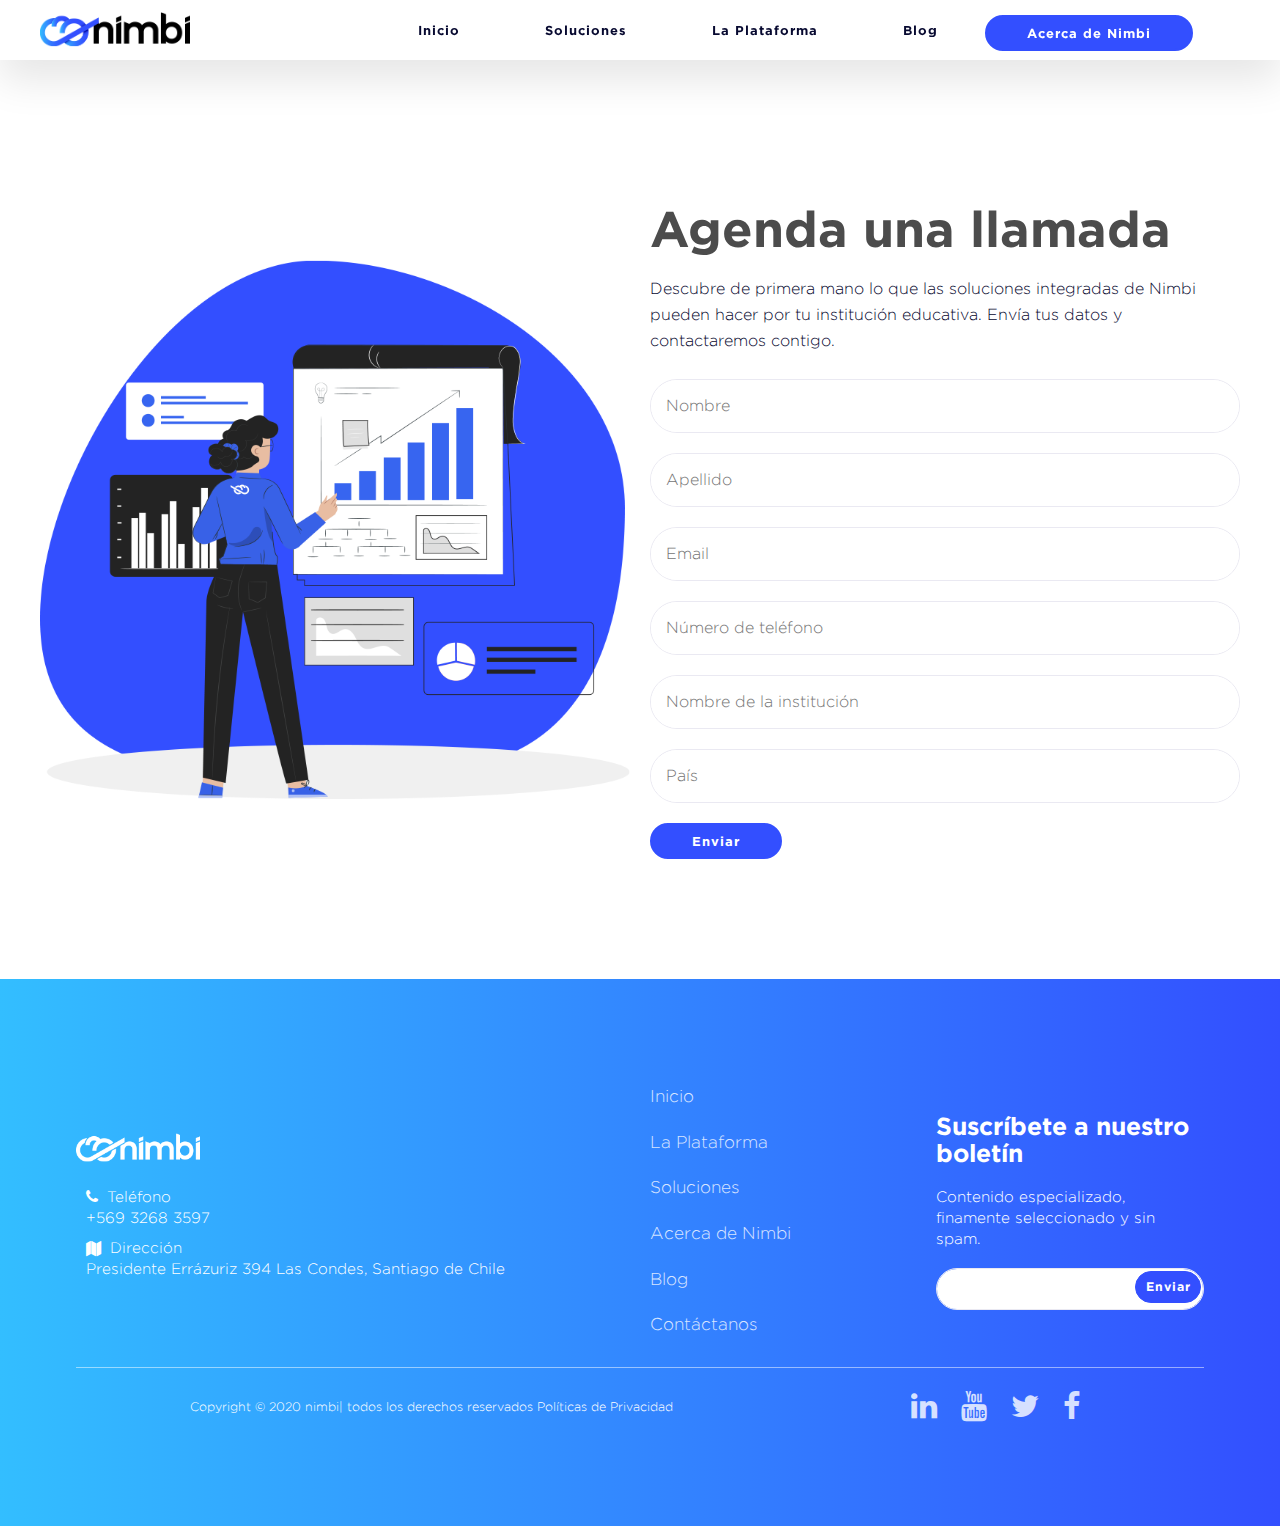
<file: contact.html>
<!DOCTYPE html>
<html lang="es">
  <head>
    <title>Nimbi - Comprometidos con el éxito estudiantil</title>
    <meta charset="UTF-8">
    <link href="img/icons/favicon.png" rel="shortcut icon">
    <meta name="viewport" content="width=device-width, initial-scale=1, maximum-scale=1">
    <meta name="theme-color" content="#3be8b0">
    <link href="css/main.css?v=67188" rel="stylesheet" type="text/css">
    <script src="js/main.js?v=67188" type="text/javascript"></script>
    <!-- Meta tags facebook-->
    <meta property="og:title" content="Identy, Inteligencia Comercial.">
    <meta property="og:description" content="Agencia de análisis de información comercia y comunicaciones. Detectamos oportunidades comerciales y potenciales clientes con el uso de la información.">
    <meta property="og:image" content="img/share.jpeg">
    <!-- Meta tags twitter cards-->
    <meta name="twitter:card" content="summary_large_image">
    <meta name="twitter:title" content="Identy, Inteligencia Comercial.">
    <meta name="twitter:description" content="Agencia de análisis de información comercia y comunicaciones. Detectamos oportunidades comerciales y potenciales clientes con el uso de la información.">
    <meta name="twitter:image" content="img/share.jpeg">
    <link rel="preconnect" href="https://fonts.gstatic.com">
    <link href="https://fonts.googleapis.com/css2?family=Roboto:wght@300;400;500;700&amp;display=swap" rel="stylesheet">
    <!--[if lt IE 9]> <script src="http://html5shiv.googlecode.com/svn/trunk/html5.js"></script> <![endif]-->
    
  </head>
  <body>
    <header>
      <div class="header__primary">
        <div class="header__wrap">
          <div class="header__inner">
            <div class="header__logo"><a href="index.html"><img src="img/icons/logo-nimbi.png"></a></div>
            <div class="header__nav">
              <div class="header__nav__bg"></div>
              <div class="header__nav__nav">
                <div class="header__nav__close">
                  <div></div>
                  <div></div>
                </div>
                <div class="header__nav__back">
                  <div></div>
                  <div></div>
                  <div></div>
                </div>
                <nav>
                  <ul>
                    <li><a href="index.html">Inicio</a></li>
                    <li><a href="solutions.html">Soluciones</a></li>
                    <li><a href="platform.html">La Plataforma</a></li>
                    <li><a href="blog.html">Blog</a></li>
                  </ul>
                </nav>
              </div>
            </div>
            <div class="header__right">
              <div class="header__item"><a href="aboutus.html" class="btn">Acerca de Nimbi</a></div>
              <div class="header__item header__item--ham">
                <div class="header__ham"><span></span><span></span><span></span></div>
              </div>
            </div>
          </div>
        </div>
      </div>
    </header>
    <div id="sections">
      <section class="section--contact section--contact--main">
        <div class="section__wrap section__wrap--main">
          <div class="section__body">
            <div class="cols">
              <div class="section__flex">
                <div class="col-lg-6 dscroll">
                  <div class="section__svg"><img src="img/uploads/1.png"></div>
                </div>
                <div class="col-lg-6 dscroll">
                  <div class="section__form">
                    <h1 class="h2 section__title">Agenda una llamada</h1>
                    <p class="section__description">Descubre de primera mano lo que las soluciones integradas de Nimbi pueden hacer por tu institución educativa. Envía tus datos y contactaremos contigo.</p>
                    <form class="form">
                      <div class="form__element">
                        <div class="form__input">
                          <input type="text" name="#" placeholder="Nombre">
                        </div>
                      </div>
                      <div class="form__element">
                        <div class="form__input">
                          <input type="text" name="#" placeholder="Apellido">
                        </div>
                      </div>
                      <div class="form__element">
                        <div class="form__input">
                          <input type="email" name="#" placeholder="Email">
                        </div>
                      </div>
                      <div class="form__element">
                        <div class="form__input">
                          <input type="text" name="#" placeholder="Número de teléfono">
                        </div>
                      </div>
                      <div class="form__element">
                        <div class="form__input">
                          <input type="text" name="#" placeholder="Nombre de la institución">
                        </div>
                      </div>
                      <div class="form__element">
                        <div class="form__input">
                          <input type="text" name="#" placeholder="País">
                        </div>
                      </div>
                      <div class="form__button">
                        <button class="btn">Enviar</button>
                      </div>
                    </form>
                  </div>
                </div>
              </div>
            </div>
          </div>
        </div>
      </section>
    </div>
    <footer>
      <div class="footer__wrap">
        <div class="footer__links footer_links--primary">
          <div class="cols">
            <div class="footer__flex">
              <div class="col-xs-12 col-md-6">
                <div class="footer__logo"><img src="img/icons/logo-nimbi-white.png"></div>
                <div class="footer__date">
                  <div class="footer__title">Teléfono<span class="fa fa-phone"></span></div><span>+569 3268 3597</span>
                </div>
                <div class="footer__date">
                  <div class="footer__title">Dirección<span class="fa fa-map"></span></div><span>Presidente Errázuriz 394 Las Condes, Santiago de Chile</span>
                </div>
              </div>
              <div class="col-xs-12 col-md-3">
                <div class="footer__links__list">
                  <ul>
                    <li><a href="#">Inicio</a></li>
                    <li><a href="#">La Plataforma</a></li>
                    <li><a href="#">Soluciones</a></li>
                    <li><a href="#">Acerca de Nimbi</a></li>
                    <li><a href="#">Blog</a></li>
                    <li><a href="#">Contáctanos</a></li>
                  </ul>
                </div>
              </div>
              <div class="col-xs-12 col-md-3">
                <div class="footer__newsletter">
                  <h4 class="footer__title">Suscríbete a nuestro boletín</h4>
                  <p class="footer__description">Contenido especializado, finamente seleccionado y sin spam.</p>
                  <div class="footer__form">
                    <form class="form">
                      <div class="form__element">
                        <div class="form__input">
                          <input type="email" name="#">
                        </div>
                      </div>
                      <div class="form__button">
                        <button class="btn">Enviar</button>
                      </div>
                    </form>
                  </div>
                </div>
              </div>
            </div>
            <div class="col-xs-12">
              <div class="footer__secondary">
                <div class="footer__flex">
                  <div class="footer__copyright">Copyright © 2020 nimbi| todos los derechos reservados Políticas de Privacidad</div>
                  <div class="footer__socials">
                    <ul>
                      <li><a href="#"><span class="fa fa-linkedin"></span></a></li>
                      <li><a href="#"><span class="fa fa-youtube"></span></a></li>
                      <li><a href="#"><span class="fa fa-twitter"></span></a></li>
                      <li><a href="#"><span class="fa fa-facebook"></span></a></li>
                    </ul>
                  </div>
                </div>
              </div>
            </div>
          </div>
        </div>
      </div>
    </footer>
  </body>
</html>
</file>
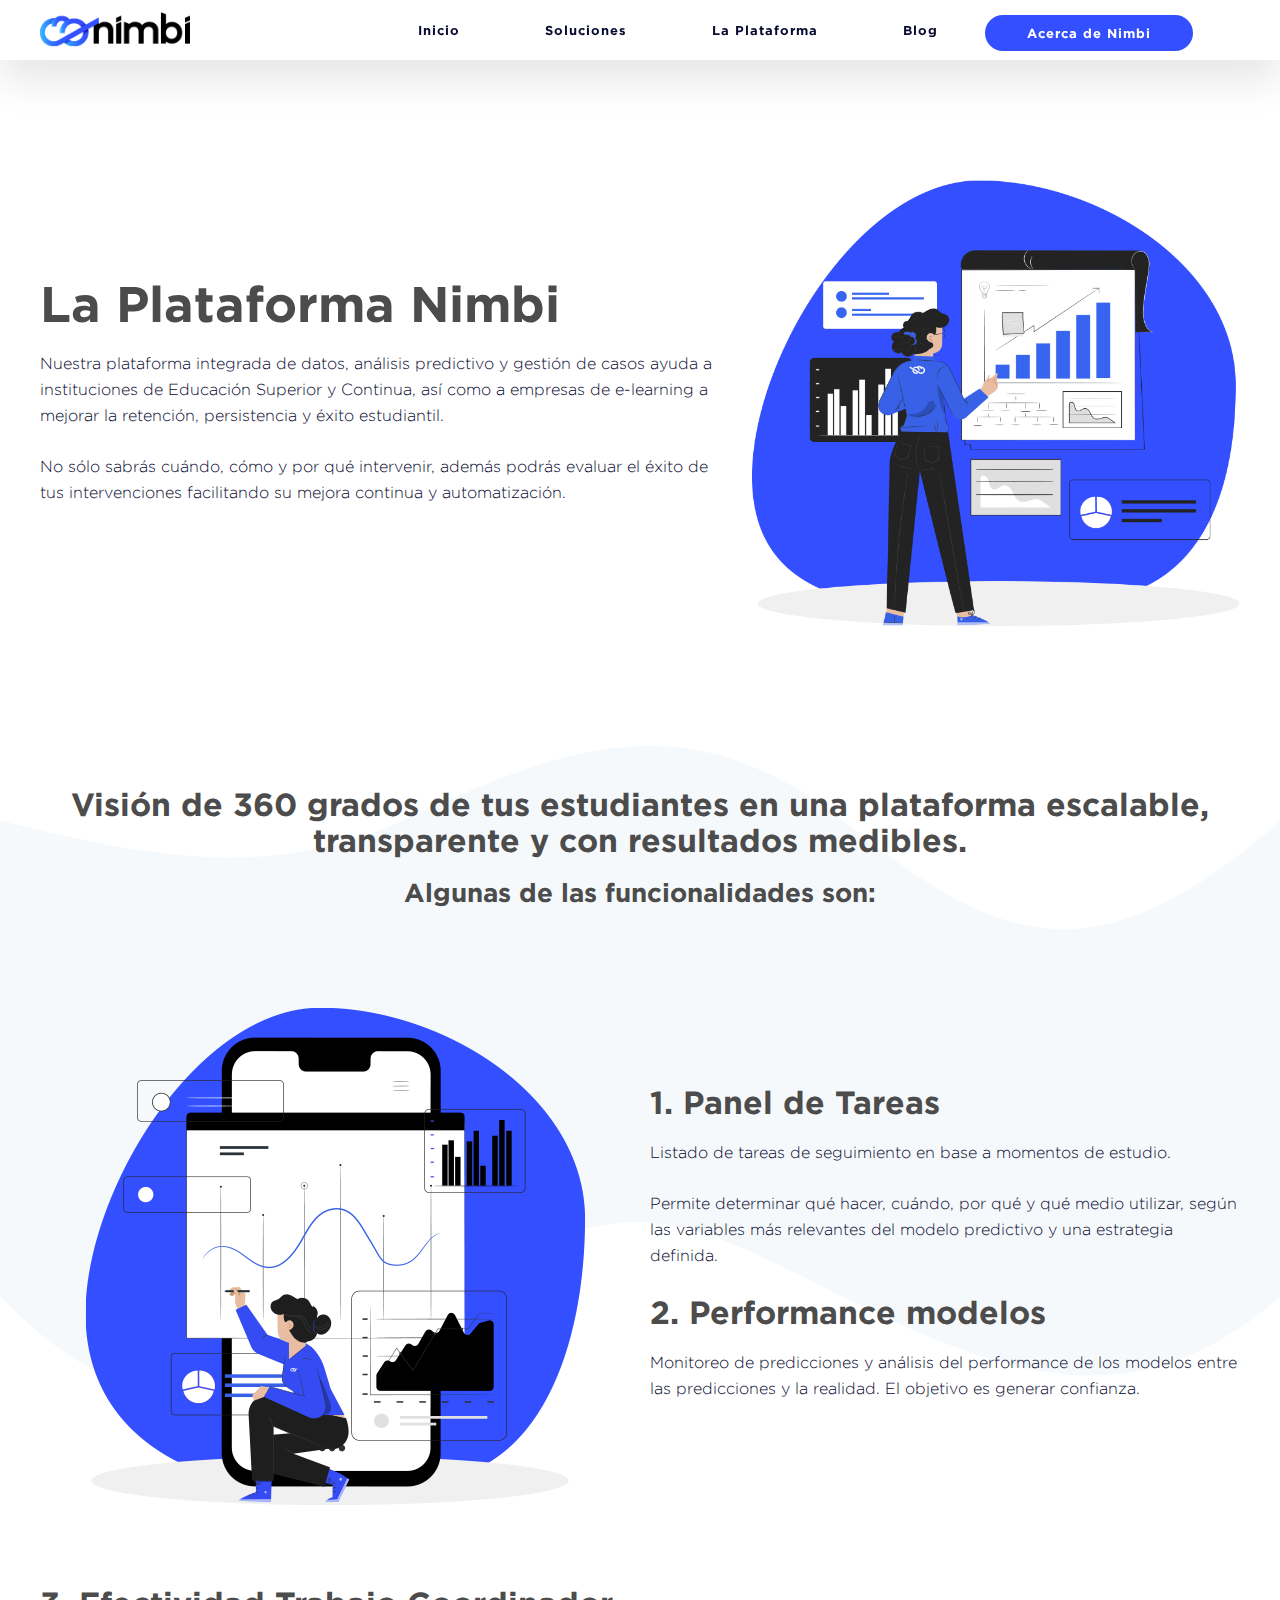
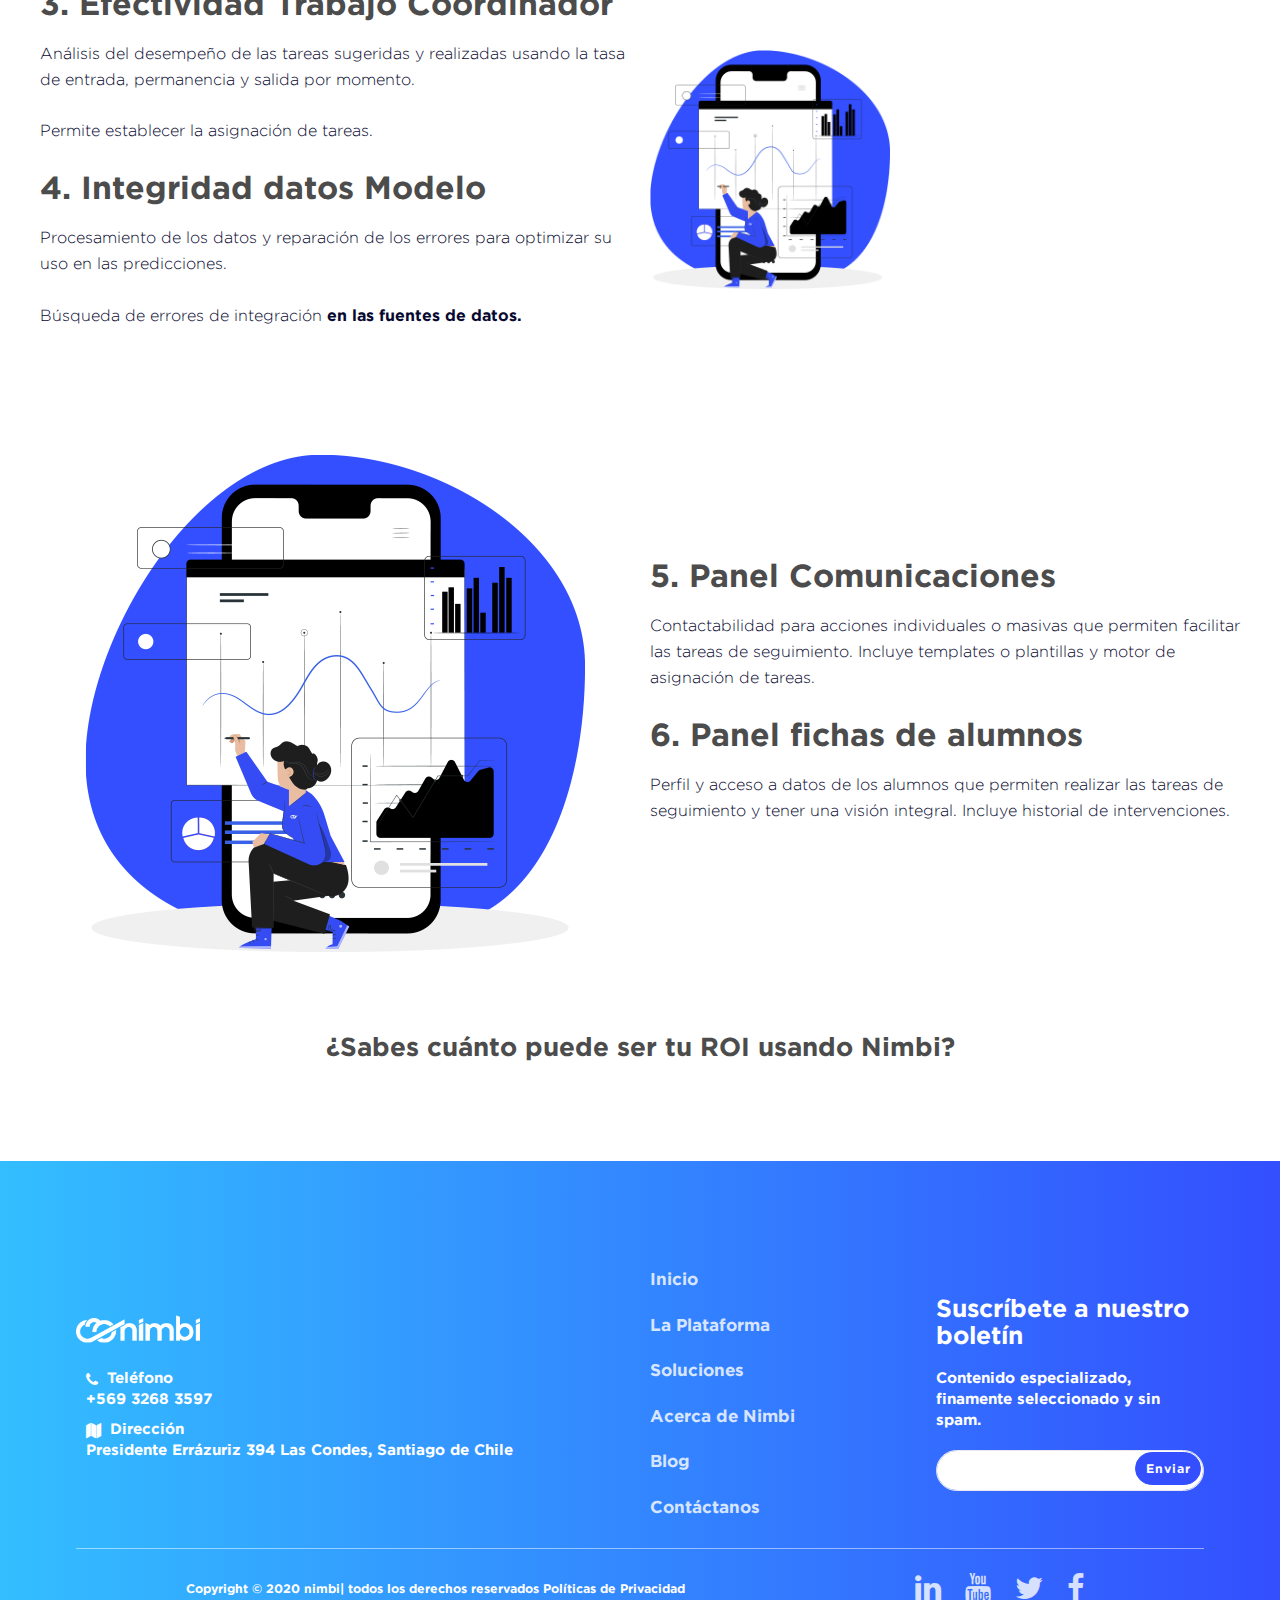
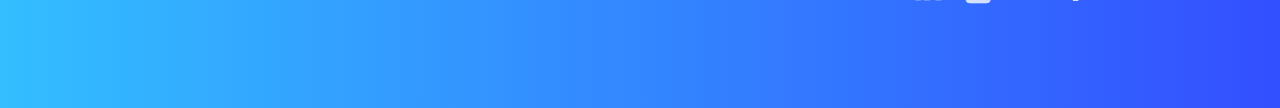
<file: platform.html>
<!DOCTYPE html>
<html lang="es">
  <head>
    <title>Nimbi - Comprometidos con el éxito estudiantil</title>
    <meta charset="UTF-8">
    <link href="img/icons/favicon.png" rel="shortcut icon">
    <meta name="viewport" content="width=device-width, initial-scale=1, maximum-scale=1">
    <meta name="theme-color" content="#3be8b0">
    <link href="css/main.css?v=40866" rel="stylesheet" type="text/css">
    <script src="js/main.js?v=40866" type="text/javascript"></script>
    <!-- Meta tags facebook-->
    <meta property="og:title" content="Identy, Inteligencia Comercial.">
    <meta property="og:description" content="Agencia de análisis de información comercia y comunicaciones. Detectamos oportunidades comerciales y potenciales clientes con el uso de la información.">
    <meta property="og:image" content="img/share.jpeg">
    <!-- Meta tags twitter cards-->
    <meta name="twitter:card" content="summary_large_image">
    <meta name="twitter:title" content="Identy, Inteligencia Comercial.">
    <meta name="twitter:description" content="Agencia de análisis de información comercia y comunicaciones. Detectamos oportunidades comerciales y potenciales clientes con el uso de la información.">
    <meta name="twitter:image" content="img/share.jpeg">
    <link rel="preconnect" href="https://fonts.gstatic.com">
    <link href="https://fonts.googleapis.com/css2?family=Roboto:wght@300;400;500;700&amp;display=swap" rel="stylesheet">
    <!--[if lt IE 9]> <script src="http://html5shiv.googlecode.com/svn/trunk/html5.js"></script> <![endif]-->
    
  </head>
  <body>
    <header>
      <div class="header__primary">
        <div class="header__wrap">
          <div class="header__inner">
            <div class="header__logo"><a href="index.html"><img src="img/icons/logo-nimbi.png"></a></div>
            <div class="header__nav">
              <div class="header__nav__bg"></div>
              <div class="header__nav__nav">
                <div class="header__nav__close">
                  <div></div>
                  <div></div>
                </div>
                <div class="header__nav__back">
                  <div></div>
                  <div></div>
                  <div></div>
                </div>
                <nav>
                  <ul>
                    <li><a href="index.html">Inicio</a></li>
                    <li><a href="solutions.html">Soluciones</a></li>
                    <li><a href="platform.html">La Plataforma</a></li>
                    <li><a href="blog.html">Blog</a></li>
                  </ul>
                </nav>
              </div>
            </div>
            <div class="header__right">
              <div class="header__item"><a href="aboutus.html" class="btn">Acerca de Nimbi</a></div>
              <div class="header__item header__item--ham">
                <div class="header__ham"><span></span><span></span><span></span></div>
              </div>
            </div>
          </div>
        </div>
      </div>
    </header>
    <div id="sections">
      <section class="section--header">
        <div class="section__wrap section__wrap--main">
          <div class="section__body">
            <div class="cols">
              <div class="section__flex">
                <div class="col-md-5 col-md-push-7">
                  <div class="section__svg"><img src="img/uploads/1.png"></div>
                </div>
                <div class="col-md-7 col-md-pull-5">
                  <div class="section__content">
                    <h1 class="h2 section__title">La Plataforma Nimbi</h1>
                    <p class="section__description">Nuestra plataforma integrada de datos, análisis predictivo y gestión de casos ayuda a instituciones de Educación Superior y Continua, así como a empresas de e-learning a mejorar la retención, persistencia y éxito estudiantil.</p>
                    <p class="section__description">No sólo sabrás cuándo, cómo y por qué intervenir, además podrás evaluar el éxito de tus intervenciones facilitando su mejora continua y automatización.</p>
                  </div>
                </div>
              </div>
            </div>
          </div>
        </div>
      </section>
      <section class="section--content">
        <div class="section__bg"><img src="img/background.svg"></div>
        <div class="section__wrap">
          <div class="section__body">
            <div class="section__content section--center">
              <h2 class="h3 section__title">Visión de 360 grados de tus estudiantes en una plataforma escalable, transparente y con resultados medibles.</h2>
              <h3 class="h4 section__title">Algunas de las funcionalidades son:</h3>
            </div>
          </div>
        </div>
      </section>
      <section class="section--media">
        <div class="section__wrap">
          <div class="section__body">
            <div class="cols">
              <div class="section__flex">
                <div class="col-md-6 col-md-push-6">
                  <div class="section__content">
                    <h3 class="section__title">1. Panel de Tareas</h3>
                    <p class="section__description">Listado de tareas de seguimiento en base a <strong>momentos de estudio.</strong></p>
                    <p class="section__description">Permite determinar qué hacer, cuándo, por qué y qué medio utilizar, según las variables más relevantes del modelo predictivo y una estrategia definida.</p>
                    <h3 class="section__title">2. Performance modelos</h3>
                    <p class="section__description">Monitoreo de predicciones y análisis del performance de los modelos entre las predicciones y la realidad. El objetivo es <strong>generar confianza.</strong></p>
                  </div>
                </div>
                <div class="col-md-6 col-md-pull-6">
                  <div class="section__img"><img src="img/uploads/4.png"></div>
                </div>
              </div>
            </div>
          </div>
        </div>
      </section>
      <section class="section--media">
        <div class="section__wrap">
          <div class="section__body">
            <div class="cols">
              <div class="section__flex">
                <div class="col-md-6">
                  <div class="section__content">
                    <h3 class="section__title">3. Efectividad Trabajo Coordinador</h3>
                    <p class="section__description">Análisis del desempeño de las tareas sugeridas y realizadas usando la tasa de entrada, permanencia y salida por momento. </p>
                    <p class="section__description">Permite establecer la <strong>asignación de tareas.</strong></p>
                    <h3 class="section__title">4. Integridad datos Modelo</h3>
                    <p class="section__description">Procesamiento de los datos y reparación de los errores para optimizar su uso en las predicciones.</p>
                    <p class="section__description">Búsqueda de <strong>errores de integración<strong> en las fuentes de datos.</p>
                  </div>
                </div>
                <div class="col-md-6">
                  <div class="section__img"><img src="img/uploads/4.png"></div>
                </div>
              </div>
            </div>
          </div>
        </div>
      </section>
      <section class="section--media">
        <div class="section__wrap">
          <div class="section__body">
            <div class="cols">
              <div class="section__flex">
                <div class="col-md-6 col-md-push-6">
                  <div class="section__content">
                    <h3 class="section__title">5. Panel Comunicaciones</h3>
                    <p class="section__description">Contactabilidad para acciones individuales o masivas que permiten <strong>facilitar las tareas de seguimiento.</strong> Incluye templates o plantillas y motor de asignación de tareas.</p>
                    <h3 class="section__title">6. Panel fichas de alumnos</h3>
                    <p class="section__description">Perfil y acceso a datos de los alumnos que permiten realizar las tareas de seguimiento y tener una visión <strong>integral.</strong> Incluye <strong>historial de intervenciones.</strong></p>
                  </div>
                </div>
                <div class="col-md-6 col-md-pull-6">
                  <div class="section__img"><img src="img/uploads/4.png"></div>
                </div>
              </div>
            </div>
          </div>
        </div>
      </section>
      <section class="section--calculator">
        <div class="section__wrap">
          <div class="section__header">
            <h4 class="section__title">¿Sabes cuánto puede ser tu ROI usando Nimbi?</h4>
          </div>
          <div class="section__body">
            <div class="section__calculator"></div>
          </div>
        </div>
      </section>
    </div>
    <footer>
      <div class="footer__wrap">
        <div class="footer__links footer_links--primary">
          <div class="cols">
            <div class="footer__flex">
              <div class="col-xs-12 col-md-6">
                <div class="footer__logo"><img src="img/icons/logo-nimbi-white.png"></div>
                <div class="footer__date">
                  <div class="footer__title">Teléfono<span class="fa fa-phone"></span></div><span>+569 3268 3597</span>
                </div>
                <div class="footer__date">
                  <div class="footer__title">Dirección<span class="fa fa-map"></span></div><span>Presidente Errázuriz 394 Las Condes, Santiago de Chile</span>
                </div>
              </div>
              <div class="col-xs-12 col-md-3">
                <div class="footer__links__list">
                  <ul>
                    <li><a href="#">Inicio</a></li>
                    <li><a href="#">La Plataforma</a></li>
                    <li><a href="#">Soluciones</a></li>
                    <li><a href="#">Acerca de Nimbi</a></li>
                    <li><a href="#">Blog</a></li>
                    <li><a href="#">Contáctanos</a></li>
                  </ul>
                </div>
              </div>
              <div class="col-xs-12 col-md-3">
                <div class="footer__newsletter">
                  <h4 class="footer__title">Suscríbete a nuestro boletín</h4>
                  <p class="footer__description">Contenido especializado, finamente seleccionado y sin spam.</p>
                  <div class="footer__form">
                    <form class="form">
                      <div class="form__element">
                        <div class="form__input">
                          <input type="email" name="#">
                        </div>
                      </div>
                      <div class="form__button">
                        <button class="btn">Enviar</button>
                      </div>
                    </form>
                  </div>
                </div>
              </div>
            </div>
            <div class="col-xs-12">
              <div class="footer__secondary">
                <div class="footer__flex">
                  <div class="footer__copyright">Copyright © 2020 nimbi| todos los derechos reservados Políticas de Privacidad</div>
                  <div class="footer__socials">
                    <ul>
                      <li><a href="#"><span class="fa fa-linkedin"></span></a></li>
                      <li><a href="#"><span class="fa fa-youtube"></span></a></li>
                      <li><a href="#"><span class="fa fa-twitter"></span></a></li>
                      <li><a href="#"><span class="fa fa-facebook"></span></a></li>
                    </ul>
                  </div>
                </div>
              </div>
            </div>
          </div>
        </div>
      </div>
    </footer>
  </body>
</html>
</file>
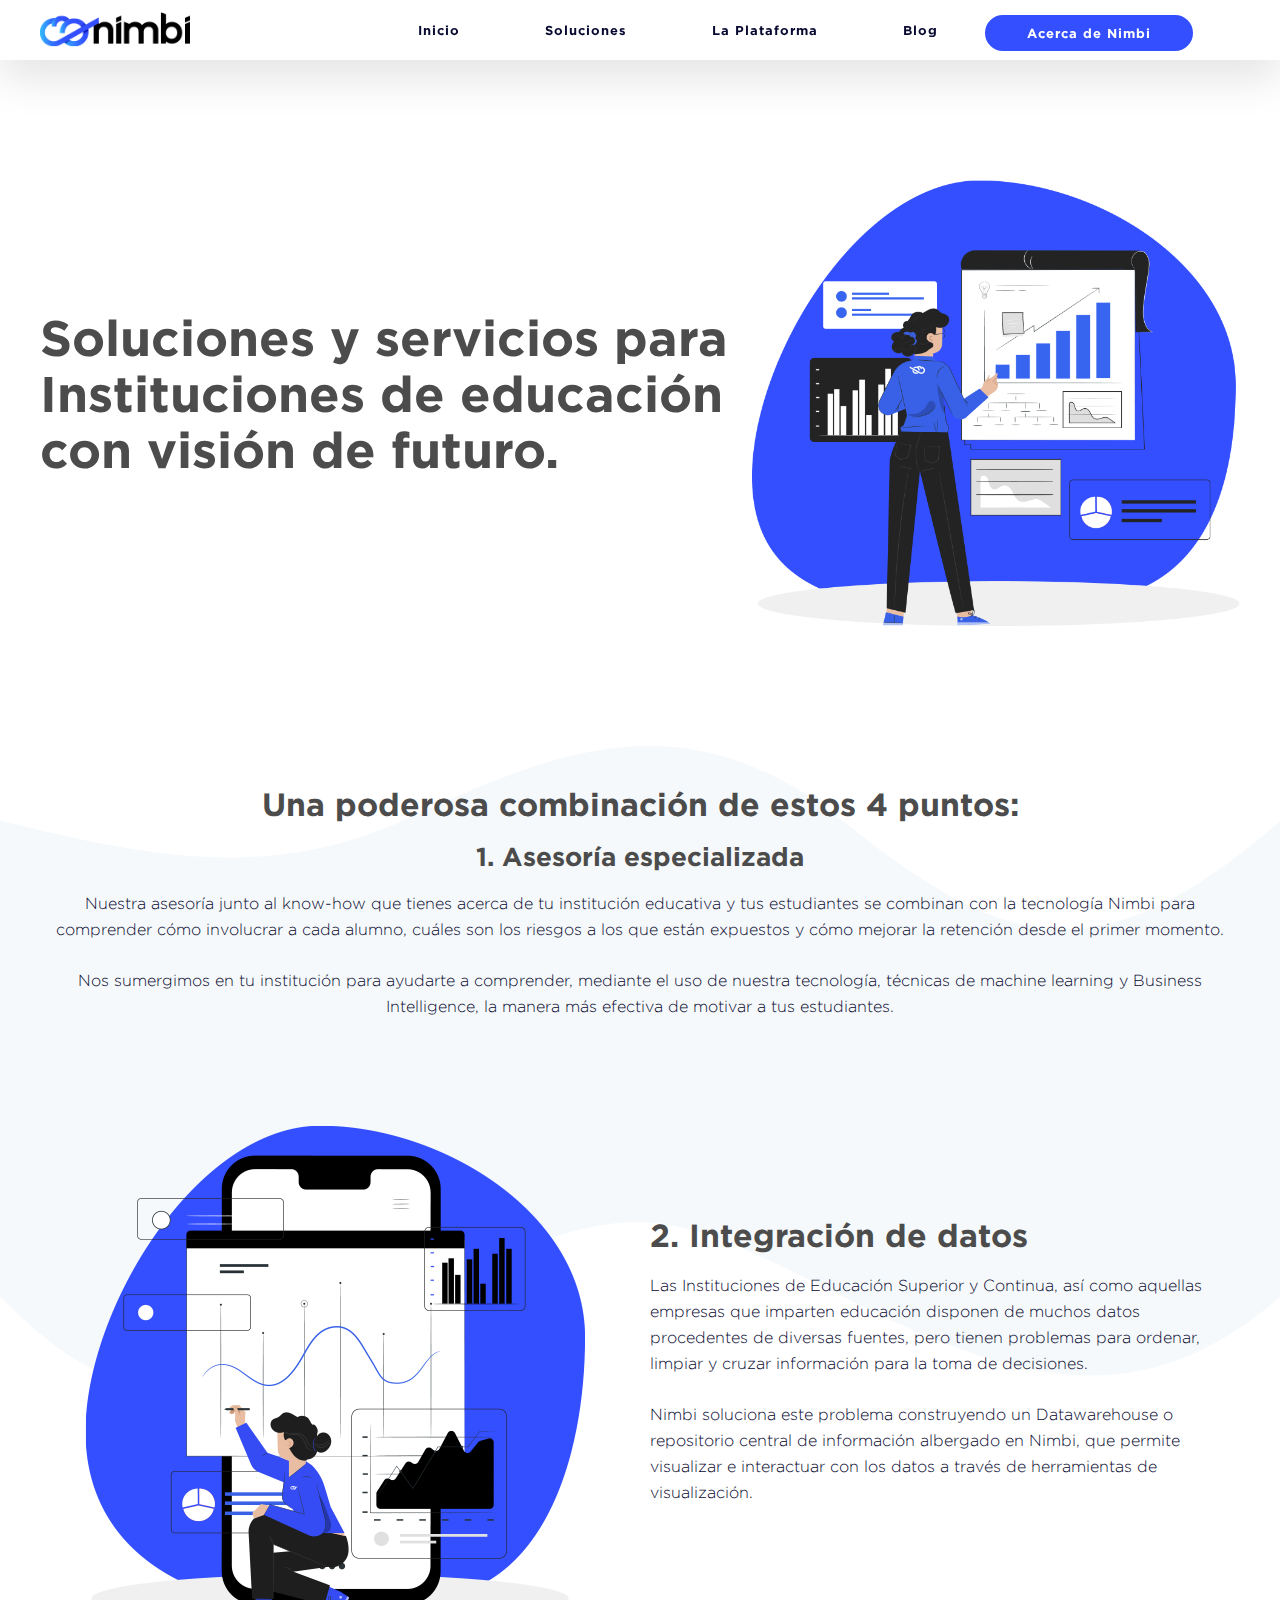
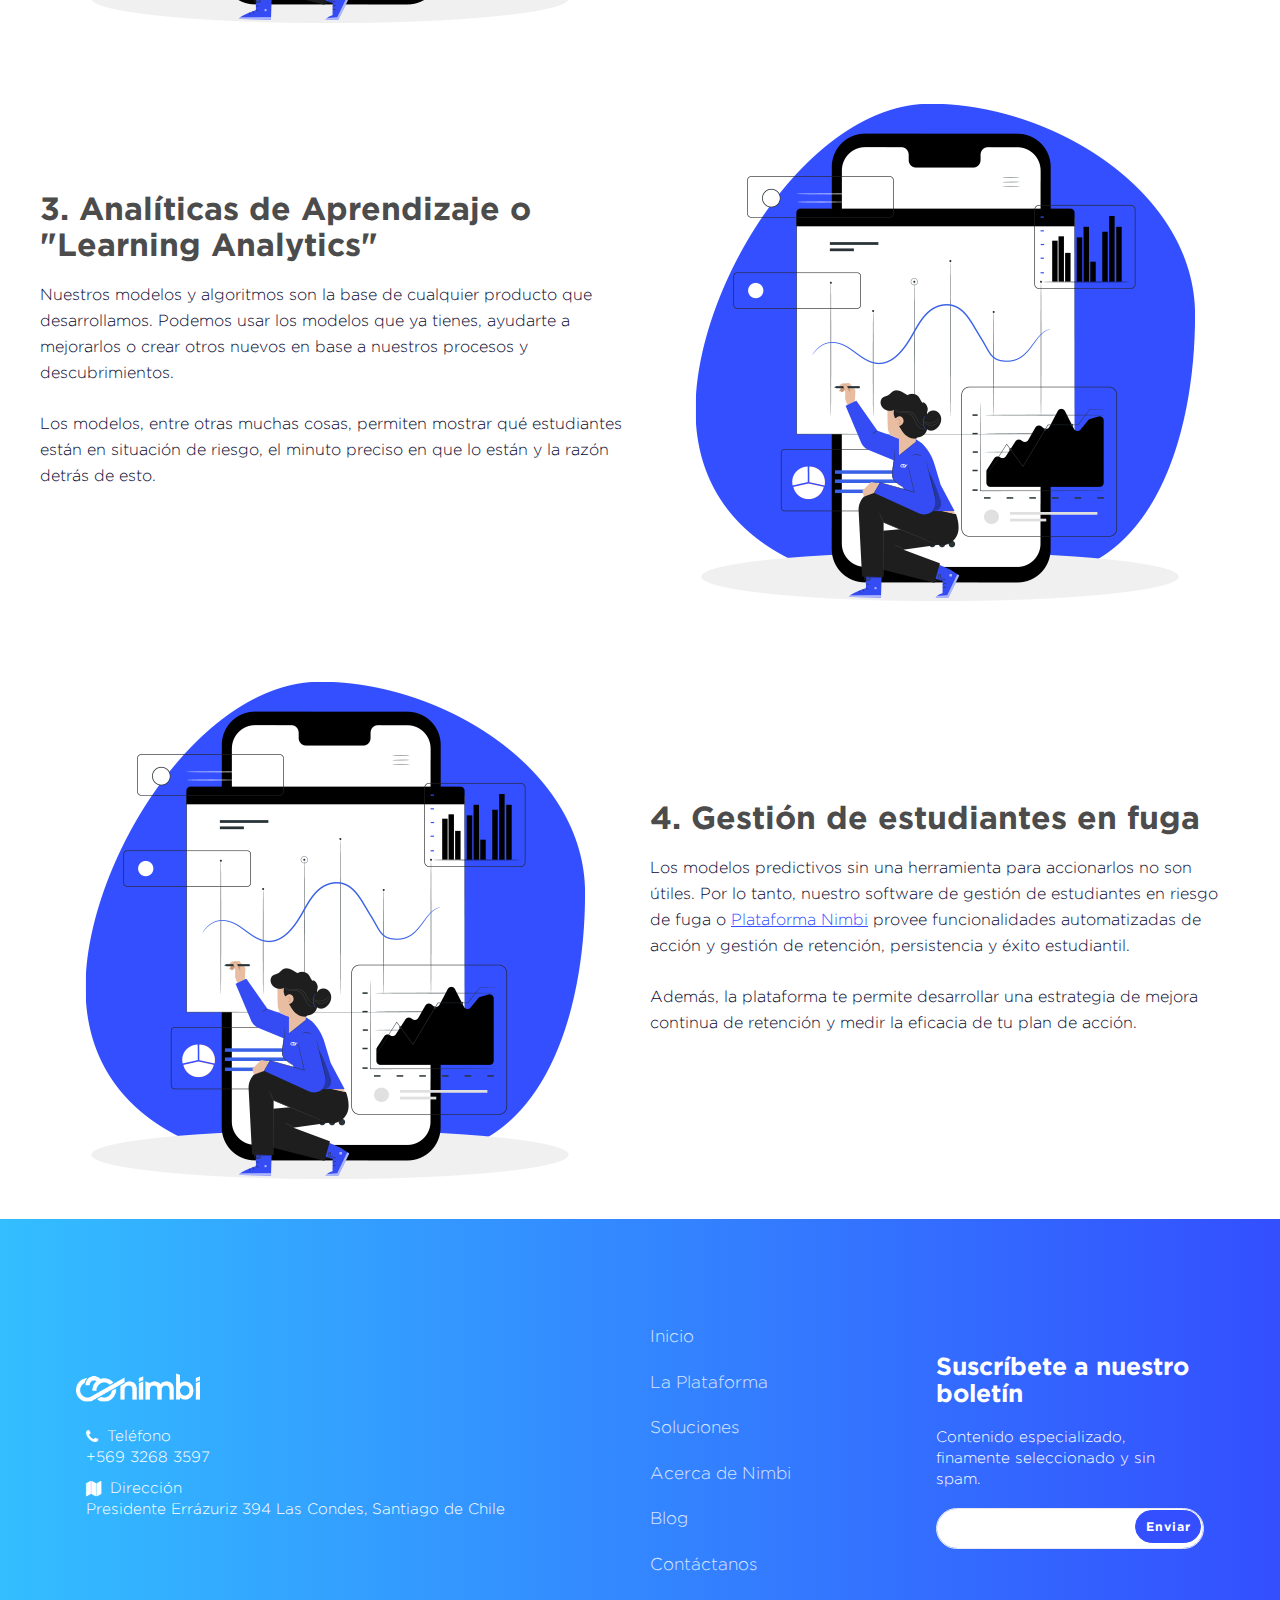
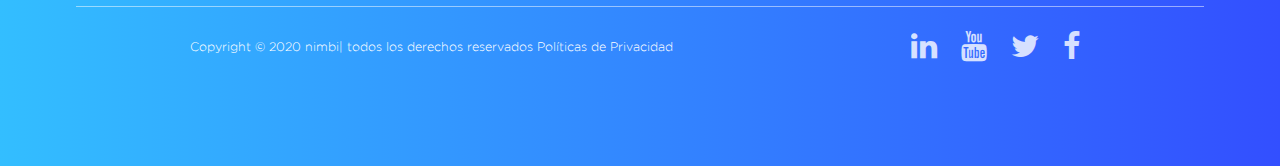
<file: solutions.html>
<!DOCTYPE html>
<html lang="es">
  <head>
    <title>Nimbi - Comprometidos con el éxito estudiantil</title>
    <meta charset="UTF-8">
    <link href="img/icons/favicon.png" rel="shortcut icon">
    <meta name="viewport" content="width=device-width, initial-scale=1, maximum-scale=1">
    <meta name="theme-color" content="#3be8b0">
    <link href="css/main.css?v=69917" rel="stylesheet" type="text/css">
    <script src="js/main.js?v=69917" type="text/javascript"></script>
    <!-- Meta tags facebook-->
    <meta property="og:title" content="Identy, Inteligencia Comercial.">
    <meta property="og:description" content="Agencia de análisis de información comercia y comunicaciones. Detectamos oportunidades comerciales y potenciales clientes con el uso de la información.">
    <meta property="og:image" content="img/share.jpeg">
    <!-- Meta tags twitter cards-->
    <meta name="twitter:card" content="summary_large_image">
    <meta name="twitter:title" content="Identy, Inteligencia Comercial.">
    <meta name="twitter:description" content="Agencia de análisis de información comercia y comunicaciones. Detectamos oportunidades comerciales y potenciales clientes con el uso de la información.">
    <meta name="twitter:image" content="img/share.jpeg">
    <link rel="preconnect" href="https://fonts.gstatic.com">
    <link href="https://fonts.googleapis.com/css2?family=Roboto:wght@300;400;500;700&amp;display=swap" rel="stylesheet">
    <!--[if lt IE 9]> <script src="http://html5shiv.googlecode.com/svn/trunk/html5.js"></script> <![endif]-->
    
  </head>
  <body>
    <header>
      <div class="header__primary">
        <div class="header__wrap">
          <div class="header__inner">
            <div class="header__logo"><a href="index.html"><img src="img/icons/logo-nimbi.png"></a></div>
            <div class="header__nav">
              <div class="header__nav__bg"></div>
              <div class="header__nav__nav">
                <div class="header__nav__close">
                  <div></div>
                  <div></div>
                </div>
                <div class="header__nav__back">
                  <div></div>
                  <div></div>
                  <div></div>
                </div>
                <nav>
                  <ul>
                    <li><a href="index.html">Inicio</a></li>
                    <li><a href="solutions.html">Soluciones</a></li>
                    <li><a href="platform.html">La Plataforma</a></li>
                    <li><a href="blog.html">Blog</a></li>
                  </ul>
                </nav>
              </div>
            </div>
            <div class="header__right">
              <div class="header__item"><a href="aboutus.html" class="btn">Acerca de Nimbi</a></div>
              <div class="header__item header__item--ham">
                <div class="header__ham"><span></span><span></span><span></span></div>
              </div>
            </div>
          </div>
        </div>
      </div>
    </header>
    <div id="sections">
      <section class="section--header">
        <div class="section__wrap section__wrap--main">
          <div class="section__body">
            <div class="cols">
              <div class="section__flex">
                <div class="col-md-5 col-md-push-7">
                  <div class="section__svg"><img src="img/uploads/1.png"></div>
                </div>
                <div class="col-md-7 col-md-pull-5">
                  <div class="section__content">
                    <h1 class="h2 section__title">Soluciones y servicios para Instituciones de educación con visión de futuro.</h1>
                  </div>
                </div>
              </div>
            </div>
          </div>
        </div>
      </section>
      <section class="section--content">
        <div class="section__bg"><img src="img/background.svg"></div>
        <div class="section__wrap">
          <div class="section__body">
            <div class="section__content section--center">
              <h2 class="h3 section__title">Una poderosa combinación de estos 4 puntos:</h2>
              <h3 class="h4 section__title">1. Asesoría especializada</h3>
              <p class="section__description">Nuestra asesoría junto al know-how que tienes acerca de tu institución educativa y tus estudiantes se combinan con la tecnología Nimbi para comprender cómo involucrar a cada alumno, cuáles son los riesgos a los que están expuestos y cómo mejorar la retención desde el primer momento.</p>
              <p class="section__description">Nos sumergimos en tu institución para ayudarte a comprender, mediante el uso de nuestra tecnología, técnicas de machine learning y Business Intelligence, la manera más efectiva de motivar a tus estudiantes.</p>
            </div>
          </div>
        </div>
      </section>
      <section class="section--media">
        <div class="section__wrap">
          <div class="section__body">
            <div class="cols">
              <div class="section__flex">
                <div class="col-md-6 col-md-push-6">
                  <div class="section__content">
                    <h3 class="section__title">2. Integración de datos</h3>
                    <p class="section__description">Las Instituciones de Educación Superior y Continua, así como aquellas empresas que imparten educación disponen de muchos datos procedentes de diversas fuentes, pero tienen problemas para ordenar, limpiar y cruzar información para la toma de decisiones.</p>
                    <p class="section__description">Nimbi soluciona este problema construyendo un Datawarehouse o repositorio central de información albergado en Nimbi, que permite visualizar e interactuar con los datos a través de herramientas de visualización.</p>
                  </div>
                </div>
                <div class="col-md-6 col-md-pull-6">
                  <div class="section__img"><img src="img/uploads/4.png"></div>
                </div>
              </div>
            </div>
          </div>
        </div>
      </section>
      <section class="section--media">
        <div class="section__wrap">
          <div class="section__body">
            <div class="cols">
              <div class="section__flex">
                <div class="col-md-6">
                  <div class="section__content">
                    <h3 class="section__title">3.  Analíticas de Aprendizaje o "Learning Analytics"</h3>
                    <p class="section__description">Nuestros modelos y algoritmos son la base de cualquier producto que desarrollamos. Podemos usar los modelos que ya tienes, ayudarte a mejorarlos o crear otros nuevos en base a nuestros procesos y descubrimientos.</p>
                    <p class="section__description">Los modelos, entre otras muchas cosas, permiten mostrar qué estudiantes están en situación de riesgo, el minuto preciso en que lo están y la razón detrás de esto.</p>
                  </div>
                </div>
                <div class="col-md-6">
                  <div class="section__img"><img src="img/uploads/4.png"></div>
                </div>
              </div>
            </div>
          </div>
        </div>
      </section>
      <section class="section--media">
        <div class="section__wrap">
          <div class="section__body">
            <div class="cols">
              <div class="section__flex">
                <div class="col-md-6 col-md-push-6">
                  <div class="section__content">
                    <h3 class="section__title">4. Gestión de estudiantes en fuga</h3>
                    <p class="section__description">Los modelos predictivos sin una herramienta para accionarlos no son útiles. Por lo tanto, nuestro software de gestión de estudiantes en riesgo de fuga o <a href="#">Plataforma Nimbi</a> provee funcionalidades automatizadas de acción y gestión de retención, persistencia y éxito estudiantil.</p>
                    <p class="section__description">Además, la plataforma te permite desarrollar una estrategia de mejora continua de retención y medir la eficacia de tu plan de acción.</p>
                  </div>
                </div>
                <div class="col-md-6 col-md-pull-6">
                  <div class="section__img"><img src="img/uploads/4.png"></div>
                </div>
              </div>
            </div>
          </div>
        </div>
      </section>
    </div>
    <footer>
      <div class="footer__wrap">
        <div class="footer__links footer_links--primary">
          <div class="cols">
            <div class="footer__flex">
              <div class="col-xs-12 col-md-6">
                <div class="footer__logo"><img src="img/icons/logo-nimbi-white.png"></div>
                <div class="footer__date">
                  <div class="footer__title">Teléfono<span class="fa fa-phone"></span></div><span>+569 3268 3597</span>
                </div>
                <div class="footer__date">
                  <div class="footer__title">Dirección<span class="fa fa-map"></span></div><span>Presidente Errázuriz 394 Las Condes, Santiago de Chile</span>
                </div>
              </div>
              <div class="col-xs-12 col-md-3">
                <div class="footer__links__list">
                  <ul>
                    <li><a href="#">Inicio</a></li>
                    <li><a href="#">La Plataforma</a></li>
                    <li><a href="#">Soluciones</a></li>
                    <li><a href="#">Acerca de Nimbi</a></li>
                    <li><a href="#">Blog</a></li>
                    <li><a href="#">Contáctanos</a></li>
                  </ul>
                </div>
              </div>
              <div class="col-xs-12 col-md-3">
                <div class="footer__newsletter">
                  <h4 class="footer__title">Suscríbete a nuestro boletín</h4>
                  <p class="footer__description">Contenido especializado, finamente seleccionado y sin spam.</p>
                  <div class="footer__form">
                    <form class="form">
                      <div class="form__element">
                        <div class="form__input">
                          <input type="email" name="#">
                        </div>
                      </div>
                      <div class="form__button">
                        <button class="btn">Enviar</button>
                      </div>
                    </form>
                  </div>
                </div>
              </div>
            </div>
            <div class="col-xs-12">
              <div class="footer__secondary">
                <div class="footer__flex">
                  <div class="footer__copyright">Copyright © 2020 nimbi| todos los derechos reservados Políticas de Privacidad</div>
                  <div class="footer__socials">
                    <ul>
                      <li><a href="#"><span class="fa fa-linkedin"></span></a></li>
                      <li><a href="#"><span class="fa fa-youtube"></span></a></li>
                      <li><a href="#"><span class="fa fa-twitter"></span></a></li>
                      <li><a href="#"><span class="fa fa-facebook"></span></a></li>
                    </ul>
                  </div>
                </div>
              </div>
            </div>
          </div>
        </div>
      </div>
    </footer>
  </body>
</html>
</file>
<file: css/main.css>
.clearfix:after,.clearfix:before{content:" ";display:table}.clearfix:after{clear:both}.pull-right{float:right!important}.pull-left{float:left!important}.hide{display:none!important}.show{display:block!important}.invisible{visibility:hidden}.hidden{display:none!important}.affix{position:fixed}*{margin:0;padding:0;border:0;outline:0;-moz-box-sizing:border-box;box-sizing:border-box}body{-webkit-font-smoothing:antialiased;background:#fff}body,button,input,select,textarea{font-family:'Gotham',sans-serif;font-size:16px;line-height:22px;color:#000}a,button,input,select,textarea{transition:.2s ease}a{color:#334fff}a,a.a-classic{text-decoration:underline}a:hover,button:hover,input[type=checkbox]:hover,input[type=radio]:hover,label:hover,select:hover{cursor:pointer}.h1,.h2,.h3,.h4,.h5,h1,h2,h3,h4,h5{margin-bottom:20px;font-family:'Gotham',sans-serif;font-weight:700}.cols>div,p{margin-bottom:20px}.h1,h1{font-size:50px;line-height:56px}@media (min-width:960px){.h1,h1{font-size:98px;line-height:108px}}.h2,h2{font-size:32px;line-height:36px}@media (min-width:720px){.h2,h2{font-size:50px;line-height:56px}}.h3,h3{font-size:26px;line-height:29px}@media (min-width:480px){.h3,h3{font-size:32px;line-height:36px}}.h4,h4{font-size:22px;line-height:29px}@media (min-width:480px){.h4,h4{font-size:26px;line-height:29px}}.h5,h5{font-size:14px;line-height:16px}ol,ul{list-style-type:none}img{width:auto;height:auto;margin:0 auto}img,svg{display:block;max-width:100%}.col-lg-1,.col-lg-10,.col-lg-11,.col-lg-12,.col-lg-2,.col-lg-3,.col-lg-4,.col-lg-5,.col-lg-6,.col-lg-7,.col-lg-8,.col-lg-9,.col-md-1,.col-md-10,.col-md-11,.col-md-12,.col-md-2,.col-md-3,.col-md-4,.col-md-5,.col-md-6,.col-md-7,.col-md-8,.col-md-9,.col-sm-1,.col-sm-10,.col-sm-11,.col-sm-12,.col-sm-2,.col-sm-3,.col-sm-4,.col-sm-5,.col-sm-6,.col-sm-7,.col-sm-8,.col-sm-9,.col-xs-1,.col-xs-10,.col-xs-11,.col-xs-12,.col-xs-2,.col-xs-3,.col-xs-4,.col-xs-5,.col-xs-6,.col-xs-7,.col-xs-8,.col-xs-9{position:relative;min-height:1px;padding-left:10px;padding-right:10px}.cols,.row{margin-left:-10px;margin-right:-10px}.row:after,.row:before{content:" ";display:table}.row:after{clear:both}.cols.cols--0:after,.cols.cols--0:before,.cols:after,.cols:before{content:" ";display:table}.cols.cols--0:after,.cols:after{clear:both}.cols>div{-moz-box-sizing:border-box;box-sizing:border-box}.cols:last-child{margin-bottom:-20px}.cols.cols--0{margin-left:0;margin-right:0}.cols.cols--0>div{padding-left:0;padding-right:0;margin-bottom:0}.cols.cols--0:last-child{margin-bottom:0}.cols.cols--sm{margin-left:-5px;margin-right:-5px}.cols.cols--sm:after,.cols.cols--sm:before{content:" ";display:table}.cols.cols--sm:after{clear:both}.cols.cols--sm>div{padding-left:5px;padding-right:5px;margin-bottom:10px}.cols.cols--sm:last-child{margin-bottom:-10px}@media (max-width:720px){.cols.cols--scroll{overflow:auto;-webkit-overflow-scrolling:touch;white-space:nowrap;margin:0 -20px -20px;padding:0 20px 20px}.cols.cols--scroll>div{display:inline-block;vertical-align:top;width:280px;white-space:normal;margin:0;padding:0 5px 0 0}.cols.cols--scroll>div:last-child{margin-right:15px}.cols.cols--min{margin-left:-5px;margin-right:-5px}.cols.cols--min:after,.cols.cols--min:before{content:" ";display:table}.cols.cols--min:after{clear:both}.cols.cols--min>div{padding-left:5px;padding-right:5px;margin-bottom:10px}.cols.cols--min:last-child{margin-bottom:-10px}}@media (min-width:960px){.cols.cols--md{margin-left:-20px;margin-right:-20px}.cols.cols--md:after,.cols.cols--md:before{content:" ";display:table}.cols.cols--md:after{clear:both}.cols.cols--md>div{padding-left:20px;padding-right:20px;margin-bottom:40px}.cols.cols--md:last-child{margin-bottom:-40px}}.cols .col-xs-p20{width:20%;float:left}@media (min-width:480px){.cols .col-sm-p20{width:20%;float:left}}@media (min-width:720px){.cols .col-md-p20{width:20%;float:left}}@media (min-width:960px){.cols .col-lg-p20{width:20%;float:left}}.cols .col-xs-p12{width:12.5%;float:left}@media (min-width:480px){.cols .col-sm-p12{width:12.5%;float:left}}@media (min-width:720px){.cols .col-md-p12{width:12.5%;float:left}}@media (min-width:960px){.cols .col-lg-p12{width:12.5%;float:left}}@media (min-width:1200px){.cols .col-xl-6{width:50%;float:left}}.col-xs-1,.col-xs-10,.col-xs-11,.col-xs-12,.col-xs-2,.col-xs-3,.col-xs-4,.col-xs-5,.col-xs-6,.col-xs-7,.col-xs-8,.col-xs-9{float:left}.col-xs-12{width:100%}.col-xs-11{width:91.66666666666666%}.col-xs-10{width:83.33333333333334%}.col-xs-9{width:75%}.col-xs-8{width:66.66666666666666%}.col-xs-7{width:58.333333333333336%}.col-xs-6{width:50%}.col-xs-5{width:41.66666666666667%}.col-xs-4{width:33.33333333333333%}.col-xs-3{width:25%}.col-xs-2{width:16.666666666666664%}.col-xs-1{width:8.333333333333332%}.col-xs-pull-12{right:100%}.col-xs-pull-11{right:91.66666666666666%}.col-xs-pull-10{right:83.33333333333334%}.col-xs-pull-9{right:75%}.col-xs-pull-8{right:66.66666666666666%}.col-xs-pull-7{right:58.333333333333336%}.col-xs-pull-6{right:50%}.col-xs-pull-5{right:41.66666666666667%}.col-xs-pull-4{right:33.33333333333333%}.col-xs-pull-3{right:25%}.col-xs-pull-2{right:16.666666666666664%}.col-xs-pull-1{right:8.333333333333332%}.col-xs-pull-0{right:auto}.col-xs-push-12{left:100%}.col-xs-push-11{left:91.66666666666666%}.col-xs-push-10{left:83.33333333333334%}.col-xs-push-9{left:75%}.col-xs-push-8{left:66.66666666666666%}.col-xs-push-7{left:58.333333333333336%}.col-xs-push-6{left:50%}.col-xs-push-5{left:41.66666666666667%}.col-xs-push-4{left:33.33333333333333%}.col-xs-push-3{left:25%}.col-xs-push-2{left:16.666666666666664%}.col-xs-push-1{left:8.333333333333332%}.col-xs-push-0{left:auto}.col-xs-offset-12{margin-left:100%}.col-xs-offset-11{margin-left:91.66666666666666%}.col-xs-offset-10{margin-left:83.33333333333334%}.col-xs-offset-9{margin-left:75%}.col-xs-offset-8{margin-left:66.66666666666666%}.col-xs-offset-7{margin-left:58.333333333333336%}.col-xs-offset-6{margin-left:50%}.col-xs-offset-5{margin-left:41.66666666666667%}.col-xs-offset-4{margin-left:33.33333333333333%}.col-xs-offset-3{margin-left:25%}.col-xs-offset-2{margin-left:16.666666666666664%}.col-xs-offset-1{margin-left:8.333333333333332%}.col-xs-offset-0{margin-left:0}@media (min-width:480px){.col-sm-1,.col-sm-10,.col-sm-11,.col-sm-12,.col-sm-2,.col-sm-3,.col-sm-4,.col-sm-5,.col-sm-6,.col-sm-7,.col-sm-8,.col-sm-9{float:left}.col-sm-12{width:100%}.col-sm-11{width:91.66666666666666%}.col-sm-10{width:83.33333333333334%}.col-sm-9{width:75%}.col-sm-8{width:66.66666666666666%}.col-sm-7{width:58.333333333333336%}.col-sm-6{width:50%}.col-sm-5{width:41.66666666666667%}.col-sm-4{width:33.33333333333333%}.col-sm-3{width:25%}.col-sm-2{width:16.666666666666664%}.col-sm-1{width:8.333333333333332%}.col-sm-pull-12{right:100%}.col-sm-pull-11{right:91.66666666666666%}.col-sm-pull-10{right:83.33333333333334%}.col-sm-pull-9{right:75%}.col-sm-pull-8{right:66.66666666666666%}.col-sm-pull-7{right:58.333333333333336%}.col-sm-pull-6{right:50%}.col-sm-pull-5{right:41.66666666666667%}.col-sm-pull-4{right:33.33333333333333%}.col-sm-pull-3{right:25%}.col-sm-pull-2{right:16.666666666666664%}.col-sm-pull-1{right:8.333333333333332%}.col-sm-pull-0{right:auto}.col-sm-push-12{left:100%}.col-sm-push-11{left:91.66666666666666%}.col-sm-push-10{left:83.33333333333334%}.col-sm-push-9{left:75%}.col-sm-push-8{left:66.66666666666666%}.col-sm-push-7{left:58.333333333333336%}.col-sm-push-6{left:50%}.col-sm-push-5{left:41.66666666666667%}.col-sm-push-4{left:33.33333333333333%}.col-sm-push-3{left:25%}.col-sm-push-2{left:16.666666666666664%}.col-sm-push-1{left:8.333333333333332%}.col-sm-push-0{left:auto}.col-sm-offset-12{margin-left:100%}.col-sm-offset-11{margin-left:91.66666666666666%}.col-sm-offset-10{margin-left:83.33333333333334%}.col-sm-offset-9{margin-left:75%}.col-sm-offset-8{margin-left:66.66666666666666%}.col-sm-offset-7{margin-left:58.333333333333336%}.col-sm-offset-6{margin-left:50%}.col-sm-offset-5{margin-left:41.66666666666667%}.col-sm-offset-4{margin-left:33.33333333333333%}.col-sm-offset-3{margin-left:25%}.col-sm-offset-2{margin-left:16.666666666666664%}.col-sm-offset-1{margin-left:8.333333333333332%}.col-sm-offset-0{margin-left:0}}@media (min-width:720px){.col-md-1,.col-md-10,.col-md-11,.col-md-12,.col-md-2,.col-md-3,.col-md-4,.col-md-5,.col-md-6,.col-md-7,.col-md-8,.col-md-9{float:left}.col-md-12{width:100%}.col-md-11{width:91.66666666666666%}.col-md-10{width:83.33333333333334%}.col-md-9{width:75%}.col-md-8{width:66.66666666666666%}.col-md-7{width:58.333333333333336%}.col-md-6{width:50%}.col-md-5{width:41.66666666666667%}.col-md-4{width:33.33333333333333%}.col-md-3{width:25%}.col-md-2{width:16.666666666666664%}.col-md-1{width:8.333333333333332%}.col-md-pull-12{right:100%}.col-md-pull-11{right:91.66666666666666%}.col-md-pull-10{right:83.33333333333334%}.col-md-pull-9{right:75%}.col-md-pull-8{right:66.66666666666666%}.col-md-pull-7{right:58.333333333333336%}.col-md-pull-6{right:50%}.col-md-pull-5{right:41.66666666666667%}.col-md-pull-4{right:33.33333333333333%}.col-md-pull-3{right:25%}.col-md-pull-2{right:16.666666666666664%}.col-md-pull-1{right:8.333333333333332%}.col-md-pull-0{right:auto}.col-md-push-12{left:100%}.col-md-push-11{left:91.66666666666666%}.col-md-push-10{left:83.33333333333334%}.col-md-push-9{left:75%}.col-md-push-8{left:66.66666666666666%}.col-md-push-7{left:58.333333333333336%}.col-md-push-6{left:50%}.col-md-push-5{left:41.66666666666667%}.col-md-push-4{left:33.33333333333333%}.col-md-push-3{left:25%}.col-md-push-2{left:16.666666666666664%}.col-md-push-1{left:8.333333333333332%}.col-md-push-0{left:auto}.col-md-offset-12{margin-left:100%}.col-md-offset-11{margin-left:91.66666666666666%}.col-md-offset-10{margin-left:83.33333333333334%}.col-md-offset-9{margin-left:75%}.col-md-offset-8{margin-left:66.66666666666666%}.col-md-offset-7{margin-left:58.333333333333336%}.col-md-offset-6{margin-left:50%}.col-md-offset-5{margin-left:41.66666666666667%}.col-md-offset-4{margin-left:33.33333333333333%}.col-md-offset-3{margin-left:25%}.col-md-offset-2{margin-left:16.666666666666664%}.col-md-offset-1{margin-left:8.333333333333332%}.col-md-offset-0{margin-left:0}}@media (min-width:960px){.col-lg-1,.col-lg-10,.col-lg-11,.col-lg-12,.col-lg-2,.col-lg-3,.col-lg-4,.col-lg-5,.col-lg-6,.col-lg-7,.col-lg-8,.col-lg-9{float:left}.col-lg-12{width:100%}.col-lg-11{width:91.66666666666666%}.col-lg-10{width:83.33333333333334%}.col-lg-9{width:75%}.col-lg-8{width:66.66666666666666%}.col-lg-7{width:58.333333333333336%}.col-lg-6{width:50%}.col-lg-5{width:41.66666666666667%}.col-lg-4{width:33.33333333333333%}.col-lg-3{width:25%}.col-lg-2{width:16.666666666666664%}.col-lg-1{width:8.333333333333332%}.col-lg-pull-12{right:100%}.col-lg-pull-11{right:91.66666666666666%}.col-lg-pull-10{right:83.33333333333334%}.col-lg-pull-9{right:75%}.col-lg-pull-8{right:66.66666666666666%}.col-lg-pull-7{right:58.333333333333336%}.col-lg-pull-6{right:50%}.col-lg-pull-5{right:41.66666666666667%}.col-lg-pull-4{right:33.33333333333333%}.col-lg-pull-3{right:25%}.col-lg-pull-2{right:16.666666666666664%}.col-lg-pull-1{right:8.333333333333332%}.col-lg-pull-0{right:auto}.col-lg-push-12{left:100%}.col-lg-push-11{left:91.66666666666666%}.col-lg-push-10{left:83.33333333333334%}.col-lg-push-9{left:75%}.col-lg-push-8{left:66.66666666666666%}.col-lg-push-7{left:58.333333333333336%}.col-lg-push-6{left:50%}.col-lg-push-5{left:41.66666666666667%}.col-lg-push-4{left:33.33333333333333%}.col-lg-push-3{left:25%}.col-lg-push-2{left:16.666666666666664%}.col-lg-push-1{left:8.333333333333332%}.col-lg-push-0{left:auto}.col-lg-offset-12{margin-left:100%}.col-lg-offset-11{margin-left:91.66666666666666%}.col-lg-offset-10{margin-left:83.33333333333334%}.col-lg-offset-9{margin-left:75%}.col-lg-offset-8{margin-left:66.66666666666666%}.col-lg-offset-7{margin-left:58.333333333333336%}.col-lg-offset-6{margin-left:50%}.col-lg-offset-5{margin-left:41.66666666666667%}.col-lg-offset-4{margin-left:33.33333333333333%}.col-lg-offset-3{margin-left:25%}.col-lg-offset-2{margin-left:16.666666666666664%}.col-lg-offset-1{margin-left:8.333333333333332%}.col-lg-offset-0{margin-left:0}}@-webkit-keyframes fadeIn{0%{opacity:0}}@keyframes fadeIn{0%{opacity:0}}@-webkit-keyframes fadeOut{to{opacity:0}}@keyframes fadeOut{to{opacity:0}}@-webkit-keyframes slideUp{0%{-webkit-transform:translateY(100%);transform:translateY(100%)}}@keyframes slideUp{0%{-webkit-transform:translateY(100%);transform:translateY(100%)}}@-webkit-keyframes slideFadeUp{0%{-webkit-transform:translateY(20px);transform:translateY(20px);opacity:0}}@keyframes slideFadeUp{0%{-webkit-transform:translateY(20px);transform:translateY(20px);opacity:0}}@-webkit-keyframes slideUpOut{to{-webkit-transform:translateY(-100%);transform:translateY(-100%)}}@keyframes slideUpOut{to{-webkit-transform:translateY(-100%);transform:translateY(-100%)}}@-webkit-keyframes slideDown{0%{-webkit-transform:translateY(-100%);transform:translateY(-100%)}}@keyframes slideDown{0%{-webkit-transform:translateY(-100%);transform:translateY(-100%)}}@-webkit-keyframes slideFadeDown{0%{-webkit-transform:translateY(-20px);transform:translateY(-20px);opacity:0}}@keyframes slideFadeDown{0%{-webkit-transform:translateY(-20px);transform:translateY(-20px);opacity:0}}@-webkit-keyframes slideDownOut{to{-webkit-transform:translateY(100%);transform:translateY(100%)}}@keyframes slideDownOut{to{-webkit-transform:translateY(100%);transform:translateY(100%)}}@-webkit-keyframes slideLeft{0%{-webkit-transform:translateX(100%);transform:translateX(100%)}}@keyframes slideLeft{0%{-webkit-transform:translateX(100%);transform:translateX(100%)}}@-webkit-keyframes slideFadeLeft{0%{-webkit-transform:translateX(20px);transform:translateX(20px);opacity:0}}@keyframes slideFadeLeft{0%{-webkit-transform:translateX(20px);transform:translateX(20px);opacity:0}}@-webkit-keyframes slideLeftOut{to{-webkit-transform:translateX(-100%);transform:translateX(-100%)}}@keyframes slideLeftOut{to{-webkit-transform:translateX(-100%);transform:translateX(-100%)}}@-webkit-keyframes slideFadeLeftSVG{0%{-webkit-transform:translateX(200px);transform:translateX(200px);opacity:0}}@keyframes slideFadeLeftSVG{0%{-webkit-transform:translateX(200px);transform:translateX(200px);opacity:0}}@-webkit-keyframes slideFadeRightSVG{0%{-webkit-transform:translateX(-200px);transform:translateX(-200px);opacity:0}}@keyframes slideFadeRightSVG{0%{-webkit-transform:translateX(-200px);transform:translateX(-200px);opacity:0}}@-webkit-keyframes slideFadeUpBack{0%{-webkit-transform:translateY(200px);transform:translateY(200px);opacity:0}}@keyframes slideFadeUpBack{0%{-webkit-transform:translateY(200px);transform:translateY(200px);opacity:0}}@-webkit-keyframes slideRight{0%{-webkit-transform:translateX(-100%);transform:translateX(-100%)}}@keyframes slideRight{0%{-webkit-transform:translateX(-100%);transform:translateX(-100%)}}@-webkit-keyframes slideFadeRight{0%{-webkit-transform:translateX(-20px);transform:translateX(-20px);opacity:0}}@keyframes slideFadeRight{0%{-webkit-transform:translateX(-20px);transform:translateX(-20px);opacity:0}}@-webkit-keyframes slideRightOut{to{-webkit-transform:translateX(100%);transform:translateX(100%)}}@keyframes slideRightOut{to{-webkit-transform:translateX(100%);transform:translateX(100%)}}@-webkit-keyframes scaleIn{0%{-webkit-transform:scale(0);transform:scale(0)}}@keyframes scaleIn{0%{-webkit-transform:scale(0);transform:scale(0)}}@-webkit-keyframes scaleFadeIn{0%{-webkit-transform:scale(1.2);transform:scale(1.2);opacity:0}}@keyframes scaleFadeIn{0%{-webkit-transform:scale(1.2);transform:scale(1.2);opacity:0}}@-webkit-keyframes scaleOut{to{-webkit-transform:scale(0);transform:scale(0)}}@keyframes scaleOut{to{-webkit-transform:scale(0);transform:scale(0)}}@-webkit-keyframes scaleFadeOut{to{-webkit-transform:scale(.8);transform:scale(.8);opacity:0}}@keyframes scaleFadeOut{to{-webkit-transform:scale(.8);transform:scale(.8);opacity:0}}@-webkit-keyframes translateBg{0%{-webkit-transform:scale(1.1);transform:scale(1.1)}}@keyframes translateBg{0%{-webkit-transform:scale(1.1);transform:scale(1.1)}}@-webkit-keyframes heightMd{0%{max-height:0;overflow:hidden}to{max-height:500px;overflow:hidden}}@keyframes heightMd{0%{max-height:0;overflow:hidden}to{max-height:500px;overflow:hidden}}@-webkit-keyframes bgIn{0%{-webkit-transform:translateY(-10%);transform:translateY(-10%)}}@keyframes bgIn{0%{-webkit-transform:translateY(-10%);transform:translateY(-10%)}}@-webkit-keyframes bounce{0%{-webkit-transform:translate(-50%,-60%);transform:translate(-50%,-60%)}30%{-webkit-transform:translate(-50%,-70%);transform:translate(-50%,-70%)}60%{-webkit-transform:translate(-50%,-80%);transform:translate(-50%,-80%)}to{-webkit-transform:translate(-50%,-90%);transform:translate(-50%,-90%)}}@keyframes bounce{0%{-webkit-transform:translate(-50%,-60%);transform:translate(-50%,-60%)}30%{-webkit-transform:translate(-50%,-70%);transform:translate(-50%,-70%)}60%{-webkit-transform:translate(-50%,-80%);transform:translate(-50%,-80%)}to{-webkit-transform:translate(-50%,-90%);transform:translate(-50%,-90%)}}article{position:relative;overflow:hidden;color:#5a5d80;transition:.5s;border:1px solid rgba(0,0,0,.05);background-color:#fff}article,article:hover{box-shadow:0 20px 40px rgba(0,0,0,.1)}article a:after,section .section__social .section__social__logo a:after{content:"";position:absolute;top:0;left:0;width:100%;height:100%;z-index:2}article .article__bg{position:absolute;top:0;left:0;width:100%;height:100%}article .article__title{font-weight:500;margin-bottom:20px}article .article__description{margin-bottom:10px;font-size:16px;line-height:26px}article .article__description:last-child{margin-bottom:0}article .article__content p{font-size:16px;opacity:.7}article.article--why{padding:20px;text-align:center}@media (min-width:720px){article.article--why{min-height:400px}}article.article--why .article__img{margin-bottom:20px;position:relative;width:100%}article.article--why .article__img img{width:100%;max-width:250px}article.article--stat{padding:20px;text-align:center}@media (min-width:720px){article.article--stat{min-height:200px}}article.article--client .article__body .article__icon,article.article--stat .article__icon{margin-bottom:20px}article.article--stat .article__icon img{max-width:80px}article.article--client{padding:20px;background-color:#fff;box-shadow:0 20px 40px rgba(0,0,0,.1);max-width:800px;margin:40px auto;text-align:center;overflow:initial;z-index:5}article.article--client .article__avatar{width:120px;height:120px;line-height:120px;text-align:center;border-radius:50%;overflow:hidden;position:relative;margin:-60px auto 20px}article.article--client .article__body .article__icon img{height:40px}article.article--client .article__body .article__description{font-style:italic}article.article--client .article__body .article__name{font-weight:700}article.article--blog{min-height:400px}article.article--blog .article__bg{position:relative;height:200px}article.article--blog .article__date{position:absolute;top:0;right:0;padding:5px 10px;background-color:#334fff;color:#fff;font-weight:700}article.article--blog .article__body{position:relative;padding:20px}article.article--team{display:-ms-flexbox;display:flex;-ms-flex-align:center;align-items:center}article.article--team .article__avatar{margin-right:10px;width:40%}article.article--team .article__body{padding:10px}article.article--team .article__body .article__title{font-weight:700;margin-bottom:5px}.bg{position:absolute;top:0;left:0;width:100%;height:100%;background:center center no-repeat;background-size:cover;opacity:0;display:block}.bg.bg-loaded{-webkit-animation:fadeIn 1s ease both;animation:fadeIn 1s ease both;opacity:1}.bg img{display:none}.btn{display:inline-block;text-decoration:none;background-color:#334fff;padding:5px 15px;vertical-align:middle;font-size:12px;line-height:14px;letter-spacing:1px;font-weight:700;transition:.2s ease;text-align:center;color:#fff;cursor:pointer;border-radius:20px;border:2px solid #334fff}@media (min-width:720px){.btn{padding:7px 40px;font-size:13px;line-height:18px}}.btn:hover{background-color:#fff;color:#334fff}.btn span{padding-left:20px}.btn.btn--social{padding:5px 10px;font-size:12px;line-height:12px}.btn.btn--social span{font-size:18px;line-height:12px}.dscroll{opacity:0;-webkit-animation:none;animation:none;transition:none}.dscroll.dscroll--in{-webkit-animation:slideFadeUp .8s ease-out backwards;animation:slideFadeUp .8s ease-out backwards;opacity:1}.dscroll.dscroll--svg.dscroll--in{-webkit-animation:slideFadeRightSVG 2s ease-out backwards;animation:slideFadeRightSVG 2s ease-out backwards;opacity:1}.dscroll.dscroll--svg-right.dscroll--in{-webkit-animation:slideFadeLeftSVG 2s ease-out backwards;animation:slideFadeLeftSVG 2s ease-out backwards;opacity:1}.dscroll.dscroll--svgback.dscroll--in{-webkit-animation:slideFadeUpBack 3s ease-out backwards;animation:slideFadeUpBack 3s ease-out backwards;opacity:1}.dscroll.dscroll--text .section__body>*{opacity:0;-webkit-animation:none;animation:none;transition:none}.dscroll.dscroll--text.dscroll--in{-webkit-animation:none;animation:none}.dscroll.dscroll--text.dscroll--in .section__body>*{-webkit-animation:slideFadeUp 2s ease backwards;animation:slideFadeUp 2s ease backwards;opacity:1}.dscroll.dscroll--text.dscroll--in .section__body>:nth-child(1){-webkit-animation-delay:.2s;animation-delay:.2s}.dscroll.dscroll--text.dscroll--in .section__body>:nth-child(2){-webkit-animation-delay:.4s;animation-delay:.4s}.dscroll.dscroll--text.dscroll--in .section__body>:nth-child(3){-webkit-animation-delay:.6s;animation-delay:.6s}.dscroll.dscroll--text.dscroll--in .section__body>:nth-child(4){-webkit-animation-delay:.8s;animation-delay:.8s}.dscroll.dscroll--text.dscroll--in .section__body>:nth-child(5){-webkit-animation-delay:1s;animation-delay:1s}@font-face{font-family:'Gotham';src:url(../fonts/Gotham-Light.otf) format('truetype');font-weight:400;font-style:normal}@font-face{font-family:'Gotham';src:url(../fonts/Gotham-Italic.otf) format('truetype');font-weight:400;font-style:italic}@font-face{font-family:'Gotham';src:url(../fonts/Gotham-Bold.otf) format('truetype');font-weight:700;font-style:normal}@font-face{font-family:'Gotham';src:url(../fonts/Gotham-Light.otf) format('truetype');font-weight:300;font-style:normal}footer{text-align:center;position:relative;background:linear-gradient(to right,#33beff 0%,#334fff 100%);z-index:2}@media (min-width:480px){footer{text-align:left}}footer .footer__bg{position:absolute;top:0;left:0;width:100%}@media (min-width:720px){footer .footer__flex{display:-ms-flexbox;display:flex;-ms-flex-pack:distribute;justify-content:space-around;-ms-flex-align:center;align-items:center}}footer .footer__secondary{padding-top:15px}@media (min-width:720px){footer .footer__secondary{border-top:1px solid rgba(255,255,255,.5)}}footer .footer__secondary .footer__copyright{text-align:center;font-size:13px;line-height:16px}@media (min-width:720px){footer .footer__banner{margin-bottom:40px}}footer .footer__banner .footer__body{text-align:center}footer .footer__banner .footer__body .footer__title{font-weight:700}footer .footer__banner .footer__links__app{display:-ms-flexbox;display:flex;-ms-flex-pack:center;justify-content:center}footer .footer__banner .footer__links__app .footer__button{margin:10px}footer .footer__banner .footer__links__app .footer__button img{height:50px}footer .footer__wrap{position:relative;max-width:1400px;margin:0 auto;padding:30px 20px}@media (min-width:720px){footer .footer__wrap{padding:80px 60px;zoom:95%}footer .footer__wrap.footer__wrap--sm{padding:10px}footer .footer__wrap.footer__wrap--md{padding:60px 40px}}footer .footer__links.footer_links--primary{text-align:center}@media (min-width:720px){footer .footer__links.footer_links--primary{text-align:left;padding:20px}}footer .footer__links ul li a{color:#fff;display:inline-block;padding:10px 0;font-size:16px;line-height:18px;opacity:.8;text-align:left;text-decoration:none}footer .footer__links ul li a:hover{opacity:1;color:#fff}@media (min-width:720px){footer .footer__links ul li a{padding:15px 0;font-size:18px;line-height:18px}}footer .footer__links .footer__links__list{text-align:center}@media (min-width:720px){footer .footer__links .footer__links__list{display:block;text-align:left}footer .footer__links .footer__links__contact{max-width:80%}}footer,footer .footer__links .footer__links__contact a{color:#fff}footer .footer__links .footer__links__contact .footer__description{font-weight:700;margin-bottom:40px}.modal .modal__close span,footer .footer__links .footer__links__contact .footer__description span{margin-left:10px}@media (min-width:720px){footer .footer__links .footer__links__contact .footer__description span{margin-right:10px}}footer .footer__links .footer__date{margin-bottom:10px}footer .footer__links .footer__date .footer__title,footer .footer__links .footer__socials ul li{display:inline-block}footer .footer__links .footer__date .footer__title span{float:left;margin-right:10px;position:relative;top:4px}footer .footer__links .footer__date span{display:block;margin-left:10px}footer .footer__links .footer__logo{display:inline-block;margin-bottom:20px}footer .footer__links .footer__logo img{width:130px}footer .footer__links .footer__socials ul{-webkit-columns:1!important;-moz-columns:1!important;columns:1!important}footer .footer__links .footer__socials ul li a{padding:10px!important;color:#fff}footer .footer__links .footer__socials ul li a span{font-size:32px}.form,footer .footer__form .form,form{position:relative}footer .footer__form .form .form__input input{padding:10px 80px 10px 10px}footer .footer__form .form .form__button{position:absolute;top:3px;right:3px;z-index:2}footer .footer__form .form .form__button .btn{padding:7px 10px!important}footer .footer__links.footer__links--secondary{font-size:12px;overflow:hidden}footer .footer__links.footer__links--secondary a{display:inline-block;margin:0 10px;color:#fff;opacity:.6}footer .footer__links.footer__links--secondary a:hover{opacity:1}@media (min-width:480px){footer .footer__links.footer__links--secondary .footer__copyright{text-align:center}}footer .footer__links.footer__links--secondary .footer__copyright img{display:inline-block;width:80px;vertical-align:middle;stroker:#fff}footer .footer__info{padding:20px 10px;border-top:1px solid #fff;text-align:center}footer .footer__info .footer__description{font-size:14px}footer .footer__info .footer__description a{color:#fff;text-decoration:underline}input,textarea{display:block;padding:10px}input,select,textarea{width:100%;vertical-align:top;background:#fff;-moz-box-sizing:border-box;box-sizing:border-box;-webkit-appearance:none;appearance:none;font-weight:100}input:focus,select:focus,textarea:focus{border-color:color}input:disabled,select:disabled,textarea:disabled{background-color:rgba(255,255,255,.5)!important}input::-webkit-inner-spin-button,input::-webkit-outer-spin-button{-webkit-appearance:none;margin:0}input[type=file]{position:absolute;top:0;left:0;z-index:-5;background-color:#f4f4f4;padding-left:20px;padding-right:0;border:1px solid rgba(0,0,0,.1)}select{display:inline-block;border:none;opacity:1;padding:10px 40px 10px 15px;margin-bottom:0;background:url(../img/icon-select.png) 95% 50% no-repeat}textarea{height:100px;overflow:auto;-webkit-overflow-scrolling:touch}.form__element{position:relative;display:block;border-radius:50px;text-align:left;border:1px solid #eae9f2}.form__element:hover{cursor:text}.form__element .form__title{top:13px}.form__element .form__title,.form__element .form__title__notfocus{display:inline-block;position:absolute;left:13px;font-size:13px;line-height:15px;padding:5px;color:#696871;background-color:#fff;font-weight:400;transition:.2s ease;-webkit-transform-origin:left top;transform-origin:left top;z-index:50}@media (min-width:720px){.form__element .form__title,.form__element .form__title__notfocus{top:15px;left:20px;font-size:18px;line-height:30px}}.form__element .form__title__notfocus{top:0;-webkit-transform:scale(1);transform:scale(1)}.form__element .form__input{position:relative;z-index:2}.form__element .form__input input,.form__element .form__input select,.form__element .form__input textarea{background-color:#fff;border:0;padding:15px;font-weight:400;border-radius:50px}.form__element .form__select{position:relative;border-bottom:1px solid #f4f5fa;cursor:pointer;color:#070930;-webkit-tap-highlight-color:rgba(0,0,0,0);font-weight:500;display:-ms-flexbox;display:flex;text-align:left;-ms-flex-pack:justify;justify-content:space-between}.form__element .form__select select{display:none}.form__element:after{content:"";position:absolute;bottom:0;left:0;width:0%;height:2px;border-radius:2px;background:#000;transition:.5s;z-index:2}.form__element.form__element--file,.form__element.form__element--filled,.form__element.form__element--focused,.form__element.form__element--focused .form__input{border-color:#334fff}.form__element.form__element--file .form__title,.form__element.form__element--filled .form__title,.form__element.form__element--focused .form__title{top:-12px;-webkit-transform:scale(.85);transform:scale(.85)}@media (min-width:720px){.form__element.form__element--file .form__title,.form__element.form__element--filled .form__title,.form__element.form__element--focused .form__title{top:-15px}}header{height:60px;line-height:60px;position:fixed;top:0;left:0;width:100%;z-index:20;color:#070930;transition:.5s;background-color:#fff;box-shadow:0 20px 40px rgba(0,0,0,.1)}header .header__primary{position:relative;z-index:20;height:100%;transition:.5s}header .header__wrap{position:relative;max-width:1400px;margin:0 auto;height:100%}header .header__inner{position:relative;height:100%;text-align:left}header .header__logo{display:inline-block;margin-left:20px;float:left;position:relative;top:18px}@media (min-width:720px){header .header__logo{top:12px}}header .header__logo img{width:100px}@media (min-width:720px){header .header__logo img{width:150px}}header .header__nav{display:none;z-index:1}header .header__nav .header__nav__back,header .header__nav .header__nav__close{position:absolute;top:0;width:50px;height:50px;opacity:.7;z-index:3;display:none}header .header__nav .header__nav__back div,header .header__nav .header__nav__close div{height:2px;background:#070930;width:15px;position:absolute;top:50%;left:50%;margin-top:-1px;border-radius:2px;margin-left:-7.5px}.wp a,header .header__nav a{text-decoration:none}header .header__nav a:hover{color:#334fff}header .header__nav .header__nav__close{right:0}header .header__nav .header__nav__close div{-webkit-transform:rotate(45deg);transform:rotate(45deg)}header .header__nav .header__nav__close div:last-child{-webkit-transform:rotate(135deg);transform:rotate(135deg)}header .header__nav .header__nav__back{left:0;-webkit-animation:slideFadeLeft .5s ease;animation:slideFadeLeft .5s ease}header .header__nav .header__nav__back div:first-child{-webkit-transform-origin:left top;transform-origin:left top;-webkit-transform:rotate(45deg);transform:rotate(45deg);width:10px}header .header__nav .header__nav__back div:last-child{-webkit-transform-origin:left bottom;transform-origin:left bottom;-webkit-transform:rotate(-45deg);transform:rotate(-45deg);width:10px}header .header__ham{position:relative;background-color:transparent;width:35px;padding:12px 0;display:inline-block;vertical-align:middle;border-radius:2px;text-align:center;height:45px}header .header__ham span{display:block;height:4px;margin:0 auto 4px;background:#070930;width:25px;transition:.2s ease}header .header__right{position:relative;float:right}header .header__right .header__item{float:left;padding:0 7px;min-width:40px;font-size:24px;cursor:pointer}header .header__right .header__item.header__item--button a{line-height:24px}header .header__right .header__ham span{background:#070930}@media (max-width:960px){header .header__nav{line-height:22px;position:fixed;top:0;left:0;width:100%;height:100%;text-align:left}header .header__nav .header__nav__nav{position:absolute;top:0;right:0;width:260px;height:100%;background:#f4f5fa;color:#070930;-webkit-animation:slideLeft .5s ease;animation:slideLeft .5s ease}header .header__nav .header__nav__nav nav.header__nav__nav--desktop{display:none}header .header__nav .header__nav__nav nav.header__nav__nav--mobile{display:block}header .header__nav .header__nav__nav ul{padding-top:40px}header .header__nav .header__nav__nav ul li{border-bottom:1px solid rgba(0,0,0,.07)}header .header__nav .header__nav__nav ul li img{padding-left:30px;width:90px;margin:10px 0}header .header__nav .header__nav__nav ul li a{color:#070930;font-weight:400;padding:15px 30px;display:block;font-size:14px}header .header__nav .header__nav__nav ul li a .fa{float:right;opacity:.5}header .header__nav .header__nav__nav ul li a.header__nav__title{font-weight:700;font-size:16px}header .header__nav .header__nav__nav ul.header__nav__social{text-align:center}header .header__nav .header__nav__nav ul.header__nav__social li{display:inline-block;border-bottom:0}header .header__nav .header__nav__nav ul.header__nav__social li a{padding:20px;line-height:24px}header .header__nav .header__nav__nav ul.header__nav__social li a span{color:#fff;font-size:28px;opacity:1}header .header__nav .header__nav__bg{-webkit-animation:fadeIn .5s ease;animation:fadeIn .5s ease;position:absolute;top:0;left:0;width:100%;height:100%;background:#070930;opacity:.5;-webkit-tap-highlight-color:rgba(0,0,0,0)}header .header__nav .header__nav__close,header .header__nav.header__nav--ul-in .header__nav__back,header.header--nav-in .header__nav,header.header--nav-out .header__nav{display:block}header.header--nav-out .header__nav .header__nav__bg{-webkit-animation:fadeOut .5s ease both;animation:fadeOut .5s ease both}header.header--nav-out .header__nav .header__nav__nav{-webkit-animation:slideRightOut .5s ease both;animation:slideRightOut .5s ease both}}@media (min-width:960px){header{height:60px;line-height:60px;background-color:#fff;color:#070930}header .header__wrap{padding:0 40px}header .header__logo{margin-left:0;margin-right:40px;position:relative}header .header__logo span,header .header__nav ul li a{font-weight:700;color:#070930;font-size:28px;line-height:32px}header .header__ham{margin-right:-20px}header .header__inner{text-align:right}header .header__nav nav.header__nav__nav--desktop{display:block}header .header__ham,header .header__nav .header__nav-close,header .header__nav .header__nav__back,header .header__nav nav.header__nav__nav--mobile{display:none}header .header__nav nav .header__nav__title{padding:15px}header .header__nav{display:inline-block;text-align:right}header .header__nav ul li{display:inline-block;position:relative}header .header__nav ul li a{position:relative;padding:25px 40px;font-size:13px;line-height:global-lh-md;letter-spacing:1px;max-width:50px;transition:.5s}header .header__nav ul li a .fa{margin-left:5px}header .header__nav ul li a.current,header .header__nav ul li:hover a{opacity:1}}.loader-space{height:300px;position:relative}.loader{z-index:18;position:absolute;top:0;left:0;width:100%;height:100%;display:block;-webkit-animation:fadeIn .4s ease;animation:fadeIn .4s ease;background:rgba(0,0,0,.7)}.loader.out{-webkit-animation:fadeOut .2s ease both;animation:fadeOut .2s ease both}.loader.loader-fixed,.modal{position:fixed}.loader svg,.loader.loader-sm .loader-svg{position:absolute;top:50%;left:50%;width:20px;height:20px;margin-left:-10px;margin-top:-10px;padding:0}.loader svg{width:100px;height:100px;margin-left:-50px;margin-top:-50px;border-radius:50%;padding:10px;overflow:hidden;z-index:1;-webkit-animation:loaderRotate 2s linear infinite;animation:loaderRotate 2s linear infinite;-webkit-transform-origin:center center;transform-origin:center center}.loader svg circle{-webkit-animation:loaderDash 2s ease-in-out infinite;animation:loaderDash 2s ease-in-out infinite;stroke-linecap:round;stroke-width:5;stroke:#334fff;fill:none}@-webkit-keyframes loaderRotate{to{-webkit-transform:rotate(360deg);transform:rotate(360deg)}}@keyframes loaderRotate{to{-webkit-transform:rotate(360deg);transform:rotate(360deg)}}@-webkit-keyframes loaderDash{0%{stroke-dasharray:0,200;stroke-dashoffset:0}50%{stroke-dasharray:100,200;stroke-dashoffset:-20px}to{stroke-dasharray:100,200;stroke-dashoffset:-125px}}@keyframes loaderDash{0%{stroke-dasharray:0,200;stroke-dashoffset:0}50%{stroke-dasharray:100,200;stroke-dashoffset:-20px}to{stroke-dasharray:100,200;stroke-dashoffset:-125px}}.modal{top:0;left:0;width:100%;height:100%;z-index:30;display:none;padding-top:70px;transition:.5s}@media (min-width:720px){.modal{padding-top:0}}.modal.modal--in{display:table;-webkit-animation:fadeIn .1s ease;animation:fadeIn .1s ease}.modal.modal--in .modal__box{-webkit-animation:scaleFadeIn .5s .2s ease backwards;animation:scaleFadeIn .5s .2s ease backwards}.modal.modal--out{display:table;-webkit-animation:fadeOut 1s ease both;animation:fadeOut 1s ease both}.modal.modal--out .modal__box{-webkit-animation:scaleFadeOut 1s ease both;animation:scaleFadeOut 1s ease both}.modal .modal__box .modal__content,.modal .modal__button a,.modal .modal__icon,section .section__content ul{margin-bottom:20px}.modal .modal__icon img{width:80px}.modal .modal__back{position:fixed;top:0;left:0;width:100%;height:100%;background:rgba(0,0,0,.5)}.modal .modal__front{position:relative;width:100%;height:100%;display:table-cell;text-align:center;vertical-align:middle}.modal .modal__box{position:relative;max-width:700px;min-height:auto;background:0 0;border-radius:5px;margin:0 auto;text-align:center;z-index:2}@media (min-width:720px){.modal .modal__box{padding:30px;background:#f4f5fa}}.modal .modal__box.modal__box--lg{max-width:900px}.modal .modal__close{position:absolute;top:-30px;right:10px;color:#fff;opacity:1;font-weight:700;font-size:22px;transition:.5s}@media (min-width:720px){.modal .modal__close{top:0;right:0;padding:10px 15px;background-color:transparent;opacity:.7;color:#334fff;font-size:18px}}.modal .modal__close:hover{cursor:pointer;opacity:1}.modal .modal__content{margin:0 auto;padding:0 15px}@media (min-width:720px){.modal .modal__content{padding:0}}.modal .modal__content p:first-child{line-height:26px;font-size:16px;color:#070930}@media (min-width:720px){.modal .modal__content p:first-child{font-size:18px}}.modal .modal__button{max-width:300px;margin:0 auto}@media (min-width:720px){.modal .modal__flex{display:-ms-flexbox;display:flex;-ms-flex-direction:row;flex-direction:row;-ms-flex-align:center;align-items:center}}section{position:relative;background-color:transparent;color:#070930}section .section__bg{height:100%}section .section__title{font-weight:700;color:#4c4c4c}section .section__description{font-weight:300;margin-bottom:25px}@media (min-width:720px){section .section__description{line-height:26px;font-size:16px}}section .section__header{text-align:center;position:relative;padding-bottom:40px}section .section__header .section__title{position:relative;display:block;margin-bottom:20px}section .section__bg{position:absolute;top:0;left:0;width:100%}section .section__bg img{width:100%}section .section__footer,section .section__social{width:100%;text-align:center}section .section__social .section__social__logo{position:relative;display:inline-block;padding:10px 20px;background-color:#fff;border:2px solid #334fff;border-radius:30px}section .section__social .section__social__logo a{color:#334fff;font-size:20px}section .section__social .section__social__logo:hover{background-color:#334fff;border:2px solid #334fff}section .section__social .section__social__logo:hover a{color:#fff}section .section__footer{margin-top:40px}section .section__content{position:relative;color:#070930;line-height:26px;font-size:15px}section .section__content>*{-webkit-animation:slideFadeUp .5s ease backwards;animation:slideFadeUp .5s ease backwards}section .section__content>:nth-child(1){-webkit-animation-delay:.2s;animation-delay:.2s}section .section__content>:nth-child(2){-webkit-animation-delay:.4s;animation-delay:.4s}section .section__content>:nth-child(3){-webkit-animation-delay:.6s;animation-delay:.6s}section .section__content>:nth-child(4){-webkit-animation-delay:.8s;animation-delay:.8s}section .section__content>:nth-child(5){-webkit-animation-delay:1s;animation-delay:1s}section .section__content.section--left{text-align:left}section .section__content.section--right{text-align:right}section .section__content.section--center{text-align:center}section .section__content.section--justify{text-align:justify}section .section__content blockquote p{line-height:26px;font-size:16px;color:#070930}@media (min-width:720px){section .section__content blockquote p{font-size:18px}}section .section__content ul li{padding:5px 0}section .section__content ul li:before{content:'';display:inline-block;margin-right:10px;position:relative;top:-1px;width:10px;height:10px;line-height:21px;text-align:center;border-radius:50%;overflow:initial;background-color:#334fff}@media (min-width:480px){section .section__content.section__content--2col,section .section__content.section__content--3col{-webkit-column-count:2;-moz-column-count:2;column-count:2;-webkit-column-gap:40px;-moz-column-gap:40px;column-gap:40px}}@media (min-width:720px){section .section__content.section__content--3col{-webkit-column-count:3;-moz-column-count:3;column-count:3}section .section__flex{display:-ms-flexbox;display:flex;-ms-flex-direction:row;flex-direction:row;-ms-flex-align:center;align-items:center}}section .section__wrap{position:relative;max-width:1400px;margin:0 auto;padding:50px 20px}@media (min-width:720px){section .section__wrap{padding:40px}}section .section__wrap.section__wrap--main{padding:40px 20px}@media (min-width:960px){section .section__wrap.section__wrap--main{padding:120px 40px}}section .section__wrap.section__wrap--contact{padding:80px 20px}@media (min-width:720px){section .section__wrap.section__wrap--contact{padding:100px 40px}section .section__wrap.section__wrap--sm{padding:40px}section .section__wrap.section__wrap--xs{padding:20px}}section .section__wrap.section__wrap--lg{padding:30px 20px}@media (min-width:720px){section .section__wrap.section__wrap--lg{padding:100px 40px}}section .section__wrap.section--sm{max-width:900px}section .section__wrap.section--md{max-width:1060px}section .section__wrap.section--lg{max-width:1200px}section.section--dark{background:#070930;color:#fff}section.section--light{background:#f4f5fa;color:#070930}section.section--light .section__back{background-color:#fff!important}section.section--header,section.section--main{margin-top:60px}section.section--main .section__body .section__flex{display:block}@media (min-width:960px){section.section--main .section__body .section__flex{display:-ms-flexbox;display:flex}section.section--main .section__body .section__description{max-width:70%}}section.section--main .section__body .section__svg{position:relative;margin-bottom:20px}@media (min-width:960px){section.section--main .section__body .section__svg{margin-bottom:0}}section.section--main .section__body .section__svg img{width:400px}@media (min-width:960px){section.section--main .section__body .section__svg img{width:600px}}section.section--header .section__body .section__flex{display:block}@media (min-width:960px){section.section--header .section__body .section__flex{display:-ms-flexbox;display:flex}}section.section--header .section__body .section__svg{position:relative;margin-bottom:20px}@media (min-width:960px){section.section--header .section__body .section__svg{margin-bottom:0}}section.section--header .section__body .section__svg img{width:400px}@media (min-width:960px){section.section--header .section__body .section__svg img{width:600px}}section.section--banner .section__body,section.section--why .section__header{text-align:center;max-width:800px;margin:0 auto}section.section--media .section__body .section__img{margin-bottom:20px}@media (min-width:960px){section.section--media .section__body .section__img{margin-bottom:0}}section.section--media .section__body .section__img img{width:100%;max-width:500px}section.section--banner{background:linear-gradient(to right,#33beff 0%,#334fff 100%)}section.section--banner .section__body{display:-ms-flexbox;display:flex;min-height:300px;-ms-flex-direction:column;flex-direction:column;-ms-flex-align:center;align-items:center;-ms-flex-pack:center;justify-content:center;color:#fff}section.section--banner .section__body .section__title{color:#fff}section.section--banner .section__body .section__description{font-size:24px;line-height:32px;font-weight:700}section.section--partners .section__partner{padding:20px;box-shadow:0 20px 40px rgba(0,0,0,.1)}section.section--partners .section__partner img{height:60px}.wp img,section.section--contact .section__form .form__element{margin-bottom:20px}section.section--contact.section--contact--main{margin-top:80px}.slider{position:relative}.slider .slide,.slider .slider-slides{position:relative;overflow:hidden}.slider .slide{display:none}.slider .slide.slide-current{display:block;z-index:1}.slider .slide.slide-out{position:absolute;top:0;left:0;width:100%;height:100%;display:block;z-index:2}.slider .slider-bullets{display:block;position:absolute;bottom:0;z-index:3;width:100%;text-align:center}.slider .slider-bullets .slider-bullets-limit{max-width:1400px;margin:0 auto;padding:0 20px}@media (min-width:720px){.slider .slider-bullets .slider-bullets-limit{padding:0 40px}}.slider .slider-bullets .slider-bullet{width:12px;height:12px;border-radius:50%;background:0 0;display:inline-block;margin:0 5px;transition:.2s ease;border:1px solid #334fff}.slider .slider-bullets .slider-bullet.slider-bullet-current{background-color:#334fff}.slider .slider-bullets .slider-bullet:hover{cursor:pointer}.slider .slider-navigation .slider-nav{position:absolute;background:#334fff;color:#fff;opacity:1;z-index:3;width:30px;height:50px;margin-top:-33%;line-height:50px;border:0;text-align:center;font-size:150%;transition:.2s ease;top:50%}@media (min-width:720px){.slider .slider-navigation .slider-nav{opacity:.8;background:0 0;width:50px;height:80px;line-height:80px;color:#334fff;font-size:200%;display:block;margin-top:-40px}}.slider .slider-navigation .slider-nav.slider-nav-left,.slider.slider-navigation--left .slider-navigation .slider-nav.slider-nav-left{left:-5px}@media (min-width:720px){.slider .slider-navigation .slider-nav.slider-nav-left{left:30px}}.slider .slider-navigation .slider-nav.slider-nav-right{right:-5px}@media (min-width:720px){.slider .slider-navigation .slider-nav.slider-nav-right{right:30px}}.slider .slider-navigation .slider-nav:hover{cursor:pointer}@media (min-width:720px){.slider .slider-navigation .slider-nav:hover{opacity:1;background:#334fff;color:#fff}}.slider.slider-dir-left .slide.slide-current,.slider.slider-dir-right .slide.slide-current{-webkit-animation:fadeIn .5s cubic-bezier(.77,0,.175,1);animation:fadeIn .5s cubic-bezier(.77,0,.175,1)}.slider.slider-dir-left .slide.slide-out,.slider.slider-dir-right .slide.slide-out{-webkit-animation:fadeOut .5s cubic-bezier(.77,0,.175,1) both;animation:fadeOut .5s cubic-bezier(.77,0,.175,1) both}@media (min-width:720px){.slider.slider-navigation--left .slider-navigation{display:block}.slider.slider-navigation--left .slider-navigation .slider-nav{top:90%;background:#334fff;color:#fff;width:50px;height:50px;line-height:50px}.slider.slider-navigation--left .slider-navigation .slider-nav.slider-nav-left{left:30px}}.slider.slider-navigation--left .slider-navigation .slider-nav.slider-nav-right{right:-5px}@media (min-width:720px){.slider.slider-navigation--left .slider-navigation .slider-nav.slider-nav-right{left:90px}}.slider.slider-none-navigation .slider-navigation{display:none}.wp{max-width:1400px;margin:0 auto;overflow:hidden;color:#070930}.wp p{font-weight:400;opacity:.7}@media (min-width:480px){.wp p{font-size:15px;line-height:26px}}@media (min-width:960px){.wp img.alignright{float:right;margin-left:40px}.wp img.alignleft{float:left;margin-right:40px}}.wp img.aligncenter{margin:0 auto}.wp h1,.wp h2,.wp h3,.wp h4,.wp iframe,.wp ol,.wp p,.wp pre,.wp table{margin-bottom:sep}.wp blockquote:last-child,.wp h1:last-child,.wp h2:last-child,.wp h3:last-child,.wp h4:last-child,.wp iframe:last-child,.wp ol:last-child,.wp p:last-child,.wp pre:last-child,.wp table:last-child,.wp ul:last-child{margin-bottom:20px}.wp h1,.wp h2,.wp h3,.wp h4,.wp h5{padding-top:10px}.wp h1:first-child,.wp h2:first-child,.wp h3:first-child,.wp h4:first-child,.wp h5:first-child{padding-top:0}.wp ol{list-style-type:decimal;margin-left:20px}.wp ul{margin:10px 30px}.wp ul li{padding-left:25px;margin-bottom:10px;position:relative}.wp ul li:before{content:"\f00c";font-family:"FontAwesome";position:absolute;top:0;left:0;color:#334fff}.wp blockquote{padding:10px 20px;font-size:1.2em;line-height:1.5em;font-style:italic;position:relative;border-left:4px solid #334fff;margin-bottom:20px}.wp pre{background:rgba(0,0,0,.05);padding:10px sep;overflow:auto;-webkit-overflow-scrolling:touch}.wp a:hover:not(.btn){text-decoration:underline}
/*!
 *  Font Awesome 4.7.0 by @davegandy - http://fontawesome.io - @fontawesome
 *  License - http://fontawesome.io/license (Font: SIL OFL 1.1, CSS: MIT License)
 */
@font-face{font-family:'FontAwesome';src:url(../fonts/fontawesome-webfont.eot?v=4.7.0);src:url(../fonts/fontawesome-webfont.eot?#iefix&v=4.7.0) format('embedded-opentype'),url(../fonts/fontawesome-webfont.woff2?v=4.7.0) format('woff2'),url(../fonts/fontawesome-webfont.woff?v=4.7.0) format('woff'),url(../fonts/fontawesome-webfont.ttf?v=4.7.0) format('truetype'),url(../fonts/fontawesome-webfont.svg?v=4.7.0#fontawesomeregular) format('svg');font-weight:400;font-style:normal}.fa{display:inline-block;font:14px/1 FontAwesome;font-size:inherit;text-rendering:auto;-webkit-font-smoothing:antialiased;-moz-osx-font-smoothing:grayscale}.fa-lg{font-size:1.33333333em;line-height:.75em;vertical-align:-15%}.fa-2x{font-size:2em}.fa-3x{font-size:3em}.fa-4x{font-size:4em}.fa-5x{font-size:5em}.fa-fw{width:1.28571429em;text-align:center}.fa-ul{padding-left:0;margin-left:2.14285714em;list-style-type:none}.fa-ul>li{position:relative}.fa-li{position:absolute;left:-2.14285714em;width:2.14285714em;top:.14285714em;text-align:center}.fa-li.fa-lg{left:-1.85714286em}.fa-border{padding:.2em .25em .15em;border:solid .08em #eee;border-radius:.1em}.fa-pull-left{float:left}.fa-pull-right,.pull-right{float:right}.fa.fa-pull-left{margin-right:.3em}.fa.fa-pull-right{margin-left:.3em}.pull-left{float:left}.fa.pull-left{margin-right:.3em}.fa.pull-right{margin-left:.3em}.fa-spin{-webkit-animation:fa-spin 2s infinite linear;animation:fa-spin 2s infinite linear}.fa-pulse{-webkit-animation:fa-spin 1s infinite steps(8);animation:fa-spin 1s infinite steps(8)}@-webkit-keyframes fa-spin{0%{-webkit-transform:rotate(0deg);transform:rotate(0deg)}to{-webkit-transform:rotate(359deg);transform:rotate(359deg)}}@keyframes fa-spin{0%{-webkit-transform:rotate(0deg);transform:rotate(0deg)}to{-webkit-transform:rotate(359deg);transform:rotate(359deg)}}.fa-rotate-90{-ms-filter:"progid:DXImageTransform.Microsoft.BasicImage(rotation=1)";-webkit-transform:rotate(90deg);transform:rotate(90deg)}.fa-rotate-180{-ms-filter:"progid:DXImageTransform.Microsoft.BasicImage(rotation=2)";-webkit-transform:rotate(180deg);transform:rotate(180deg)}.fa-rotate-270{-ms-filter:"progid:DXImageTransform.Microsoft.BasicImage(rotation=3)";-webkit-transform:rotate(270deg);transform:rotate(270deg)}.fa-flip-horizontal{-ms-filter:"progid:DXImageTransform.Microsoft.BasicImage(rotation=0, mirror=1)";-webkit-transform:scale(-1,1);transform:scale(-1,1)}.fa-flip-vertical{-ms-filter:"progid:DXImageTransform.Microsoft.BasicImage(rotation=2, mirror=1)";-webkit-transform:scale(1,-1);transform:scale(1,-1)}:root .fa-flip-horizontal,:root .fa-flip-vertical,:root .fa-rotate-180,:root .fa-rotate-270,:root .fa-rotate-90{-webkit-filter:none;filter:none}.fa-stack{position:relative;display:inline-block;width:2em;height:2em;line-height:2em;vertical-align:middle}.fa-stack-1x,.fa-stack-2x{position:absolute;left:0;width:100%;text-align:center}.fa-stack-1x{line-height:inherit}.fa-stack-2x{font-size:2em}.fa-inverse{color:#fff}.fa-glass:before{content:"\f000"}.fa-music:before{content:"\f001"}.fa-search:before{content:"\f002"}.fa-envelope-o:before{content:"\f003"}.fa-heart:before{content:"\f004"}.fa-star:before{content:"\f005"}.fa-star-o:before{content:"\f006"}.fa-user:before{content:"\f007"}.fa-film:before{content:"\f008"}.fa-th-large:before{content:"\f009"}.fa-th:before{content:"\f00a"}.fa-th-list:before{content:"\f00b"}.fa-check:before{content:"\f00c"}.fa-close:before,.fa-remove:before,.fa-times:before{content:"\f00d"}.fa-search-plus:before{content:"\f00e"}.fa-search-minus:before{content:"\f010"}.fa-power-off:before{content:"\f011"}.fa-signal:before{content:"\f012"}.fa-cog:before,.fa-gear:before{content:"\f013"}.fa-trash-o:before{content:"\f014"}.fa-home:before{content:"\f015"}.fa-file-o:before{content:"\f016"}.fa-clock-o:before{content:"\f017"}.fa-road:before{content:"\f018"}.fa-download:before{content:"\f019"}.fa-arrow-circle-o-down:before{content:"\f01a"}.fa-arrow-circle-o-up:before{content:"\f01b"}.fa-inbox:before{content:"\f01c"}.fa-play-circle-o:before{content:"\f01d"}.fa-repeat:before,.fa-rotate-right:before{content:"\f01e"}.fa-refresh:before{content:"\f021"}.fa-list-alt:before{content:"\f022"}.fa-lock:before{content:"\f023"}.fa-flag:before{content:"\f024"}.fa-headphones:before{content:"\f025"}.fa-volume-off:before{content:"\f026"}.fa-volume-down:before{content:"\f027"}.fa-volume-up:before{content:"\f028"}.fa-qrcode:before{content:"\f029"}.fa-barcode:before{content:"\f02a"}.fa-tag:before{content:"\f02b"}.fa-tags:before{content:"\f02c"}.fa-book:before{content:"\f02d"}.fa-bookmark:before{content:"\f02e"}.fa-print:before{content:"\f02f"}.fa-camera:before{content:"\f030"}.fa-font:before{content:"\f031"}.fa-bold:before{content:"\f032"}.fa-italic:before{content:"\f033"}.fa-text-height:before{content:"\f034"}.fa-text-width:before{content:"\f035"}.fa-align-left:before{content:"\f036"}.fa-align-center:before{content:"\f037"}.fa-align-right:before{content:"\f038"}.fa-align-justify:before{content:"\f039"}.fa-list:before{content:"\f03a"}.fa-dedent:before,.fa-outdent:before{content:"\f03b"}.fa-indent:before{content:"\f03c"}.fa-video-camera:before{content:"\f03d"}.fa-image:before,.fa-photo:before,.fa-picture-o:before{content:"\f03e"}.fa-pencil:before{content:"\f040"}.fa-map-marker:before{content:"\f041"}.fa-adjust:before{content:"\f042"}.fa-tint:before{content:"\f043"}.fa-edit:before,.fa-pencil-square-o:before{content:"\f044"}.fa-share-square-o:before{content:"\f045"}.fa-check-square-o:before{content:"\f046"}.fa-arrows:before{content:"\f047"}.fa-step-backward:before{content:"\f048"}.fa-fast-backward:before{content:"\f049"}.fa-backward:before{content:"\f04a"}.fa-play:before{content:"\f04b"}.fa-pause:before{content:"\f04c"}.fa-stop:before{content:"\f04d"}.fa-forward:before{content:"\f04e"}.fa-fast-forward:before{content:"\f050"}.fa-step-forward:before{content:"\f051"}.fa-eject:before{content:"\f052"}.fa-chevron-left:before{content:"\f053"}.fa-chevron-right:before{content:"\f054"}.fa-plus-circle:before{content:"\f055"}.fa-minus-circle:before{content:"\f056"}.fa-times-circle:before{content:"\f057"}.fa-check-circle:before{content:"\f058"}.fa-question-circle:before{content:"\f059"}.fa-info-circle:before{content:"\f05a"}.fa-crosshairs:before{content:"\f05b"}.fa-times-circle-o:before{content:"\f05c"}.fa-check-circle-o:before{content:"\f05d"}.fa-ban:before{content:"\f05e"}.fa-arrow-left:before{content:"\f060"}.fa-arrow-right:before{content:"\f061"}.fa-arrow-up:before{content:"\f062"}.fa-arrow-down:before{content:"\f063"}.fa-mail-forward:before,.fa-share:before{content:"\f064"}.fa-expand:before{content:"\f065"}.fa-compress:before{content:"\f066"}.fa-plus:before{content:"\f067"}.fa-minus:before{content:"\f068"}.fa-asterisk:before{content:"\f069"}.fa-exclamation-circle:before{content:"\f06a"}.fa-gift:before{content:"\f06b"}.fa-leaf:before{content:"\f06c"}.fa-fire:before{content:"\f06d"}.fa-eye:before{content:"\f06e"}.fa-eye-slash:before{content:"\f070"}.fa-exclamation-triangle:before,.fa-warning:before{content:"\f071"}.fa-plane:before{content:"\f072"}.fa-calendar:before{content:"\f073"}.fa-random:before{content:"\f074"}.fa-comment:before{content:"\f075"}.fa-magnet:before{content:"\f076"}.fa-chevron-up:before{content:"\f077"}.fa-chevron-down:before{content:"\f078"}.fa-retweet:before{content:"\f079"}.fa-shopping-cart:before{content:"\f07a"}.fa-folder:before{content:"\f07b"}.fa-folder-open:before{content:"\f07c"}.fa-arrows-v:before{content:"\f07d"}.fa-arrows-h:before{content:"\f07e"}.fa-bar-chart-o:before,.fa-bar-chart:before{content:"\f080"}.fa-twitter-square:before{content:"\f081"}.fa-facebook-square:before{content:"\f082"}.fa-camera-retro:before{content:"\f083"}.fa-key:before{content:"\f084"}.fa-cogs:before,.fa-gears:before{content:"\f085"}.fa-comments:before{content:"\f086"}.fa-thumbs-o-up:before{content:"\f087"}.fa-thumbs-o-down:before{content:"\f088"}.fa-star-half:before{content:"\f089"}.fa-heart-o:before{content:"\f08a"}.fa-sign-out:before{content:"\f08b"}.fa-linkedin-square:before{content:"\f08c"}.fa-thumb-tack:before{content:"\f08d"}.fa-external-link:before{content:"\f08e"}.fa-sign-in:before{content:"\f090"}.fa-trophy:before{content:"\f091"}.fa-github-square:before{content:"\f092"}.fa-upload:before{content:"\f093"}.fa-lemon-o:before{content:"\f094"}.fa-phone:before{content:"\f095"}.fa-square-o:before{content:"\f096"}.fa-bookmark-o:before{content:"\f097"}.fa-phone-square:before{content:"\f098"}.fa-twitter:before{content:"\f099"}.fa-facebook-f:before,.fa-facebook:before{content:"\f09a"}.fa-github:before{content:"\f09b"}.fa-unlock:before{content:"\f09c"}.fa-credit-card:before{content:"\f09d"}.fa-feed:before,.fa-rss:before{content:"\f09e"}.fa-hdd-o:before{content:"\f0a0"}.fa-bullhorn:before{content:"\f0a1"}.fa-bell:before{content:"\f0f3"}.fa-certificate:before{content:"\f0a3"}.fa-hand-o-right:before{content:"\f0a4"}.fa-hand-o-left:before{content:"\f0a5"}.fa-hand-o-up:before{content:"\f0a6"}.fa-hand-o-down:before{content:"\f0a7"}.fa-arrow-circle-left:before{content:"\f0a8"}.fa-arrow-circle-right:before{content:"\f0a9"}.fa-arrow-circle-up:before{content:"\f0aa"}.fa-arrow-circle-down:before{content:"\f0ab"}.fa-globe:before{content:"\f0ac"}.fa-wrench:before{content:"\f0ad"}.fa-tasks:before{content:"\f0ae"}.fa-filter:before{content:"\f0b0"}.fa-briefcase:before{content:"\f0b1"}.fa-arrows-alt:before{content:"\f0b2"}.fa-group:before,.fa-users:before{content:"\f0c0"}.fa-chain:before,.fa-link:before{content:"\f0c1"}.fa-cloud:before{content:"\f0c2"}.fa-flask:before{content:"\f0c3"}.fa-cut:before,.fa-scissors:before{content:"\f0c4"}.fa-copy:before,.fa-files-o:before{content:"\f0c5"}.fa-paperclip:before{content:"\f0c6"}.fa-floppy-o:before,.fa-save:before{content:"\f0c7"}.fa-square:before{content:"\f0c8"}.fa-bars:before,.fa-navicon:before,.fa-reorder:before{content:"\f0c9"}.fa-list-ul:before{content:"\f0ca"}.fa-list-ol:before{content:"\f0cb"}.fa-strikethrough:before{content:"\f0cc"}.fa-underline:before{content:"\f0cd"}.fa-table:before{content:"\f0ce"}.fa-magic:before{content:"\f0d0"}.fa-truck:before{content:"\f0d1"}.fa-pinterest:before{content:"\f0d2"}.fa-pinterest-square:before{content:"\f0d3"}.fa-google-plus-square:before{content:"\f0d4"}.fa-google-plus:before{content:"\f0d5"}.fa-money:before{content:"\f0d6"}.fa-caret-down:before{content:"\f0d7"}.fa-caret-up:before{content:"\f0d8"}.fa-caret-left:before{content:"\f0d9"}.fa-caret-right:before{content:"\f0da"}.fa-columns:before{content:"\f0db"}.fa-sort:before,.fa-unsorted:before{content:"\f0dc"}.fa-sort-desc:before,.fa-sort-down:before{content:"\f0dd"}.fa-sort-asc:before,.fa-sort-up:before{content:"\f0de"}.fa-envelope:before{content:"\f0e0"}.fa-linkedin:before{content:"\f0e1"}.fa-rotate-left:before,.fa-undo:before{content:"\f0e2"}.fa-gavel:before,.fa-legal:before{content:"\f0e3"}.fa-dashboard:before,.fa-tachometer:before{content:"\f0e4"}.fa-comment-o:before{content:"\f0e5"}.fa-comments-o:before{content:"\f0e6"}.fa-bolt:before,.fa-flash:before{content:"\f0e7"}.fa-sitemap:before{content:"\f0e8"}.fa-umbrella:before{content:"\f0e9"}.fa-clipboard:before,.fa-paste:before{content:"\f0ea"}.fa-lightbulb-o:before{content:"\f0eb"}.fa-exchange:before{content:"\f0ec"}.fa-cloud-download:before{content:"\f0ed"}.fa-cloud-upload:before{content:"\f0ee"}.fa-user-md:before{content:"\f0f0"}.fa-stethoscope:before{content:"\f0f1"}.fa-suitcase:before{content:"\f0f2"}.fa-bell-o:before{content:"\f0a2"}.fa-coffee:before{content:"\f0f4"}.fa-cutlery:before{content:"\f0f5"}.fa-file-text-o:before{content:"\f0f6"}.fa-building-o:before{content:"\f0f7"}.fa-hospital-o:before{content:"\f0f8"}.fa-ambulance:before{content:"\f0f9"}.fa-medkit:before{content:"\f0fa"}.fa-fighter-jet:before{content:"\f0fb"}.fa-beer:before{content:"\f0fc"}.fa-h-square:before{content:"\f0fd"}.fa-plus-square:before{content:"\f0fe"}.fa-angle-double-left:before{content:"\f100"}.fa-angle-double-right:before{content:"\f101"}.fa-angle-double-up:before{content:"\f102"}.fa-angle-double-down:before{content:"\f103"}.fa-angle-left:before{content:"\f104"}.fa-angle-right:before{content:"\f105"}.fa-angle-up:before{content:"\f106"}.fa-angle-down:before{content:"\f107"}.fa-desktop:before{content:"\f108"}.fa-laptop:before{content:"\f109"}.fa-tablet:before{content:"\f10a"}.fa-mobile-phone:before,.fa-mobile:before{content:"\f10b"}.fa-circle-o:before{content:"\f10c"}.fa-quote-left:before{content:"\f10d"}.fa-quote-right:before{content:"\f10e"}.fa-spinner:before{content:"\f110"}.fa-circle:before{content:"\f111"}.fa-mail-reply:before,.fa-reply:before{content:"\f112"}.fa-github-alt:before{content:"\f113"}.fa-folder-o:before{content:"\f114"}.fa-folder-open-o:before{content:"\f115"}.fa-smile-o:before{content:"\f118"}.fa-frown-o:before{content:"\f119"}.fa-meh-o:before{content:"\f11a"}.fa-gamepad:before{content:"\f11b"}.fa-keyboard-o:before{content:"\f11c"}.fa-flag-o:before{content:"\f11d"}.fa-flag-checkered:before{content:"\f11e"}.fa-terminal:before{content:"\f120"}.fa-code:before{content:"\f121"}.fa-mail-reply-all:before,.fa-reply-all:before{content:"\f122"}.fa-star-half-empty:before,.fa-star-half-full:before,.fa-star-half-o:before{content:"\f123"}.fa-location-arrow:before{content:"\f124"}.fa-crop:before{content:"\f125"}.fa-code-fork:before{content:"\f126"}.fa-chain-broken:before,.fa-unlink:before{content:"\f127"}.fa-question:before{content:"\f128"}.fa-info:before{content:"\f129"}.fa-exclamation:before{content:"\f12a"}.fa-superscript:before{content:"\f12b"}.fa-subscript:before{content:"\f12c"}.fa-eraser:before{content:"\f12d"}.fa-puzzle-piece:before{content:"\f12e"}.fa-microphone:before{content:"\f130"}.fa-microphone-slash:before{content:"\f131"}.fa-shield:before{content:"\f132"}.fa-calendar-o:before{content:"\f133"}.fa-fire-extinguisher:before{content:"\f134"}.fa-rocket:before{content:"\f135"}.fa-maxcdn:before{content:"\f136"}.fa-chevron-circle-left:before{content:"\f137"}.fa-chevron-circle-right:before{content:"\f138"}.fa-chevron-circle-up:before{content:"\f139"}.fa-chevron-circle-down:before{content:"\f13a"}.fa-html5:before{content:"\f13b"}.fa-css3:before{content:"\f13c"}.fa-anchor:before{content:"\f13d"}.fa-unlock-alt:before{content:"\f13e"}.fa-bullseye:before{content:"\f140"}.fa-ellipsis-h:before{content:"\f141"}.fa-ellipsis-v:before{content:"\f142"}.fa-rss-square:before{content:"\f143"}.fa-play-circle:before{content:"\f144"}.fa-ticket:before{content:"\f145"}.fa-minus-square:before{content:"\f146"}.fa-minus-square-o:before{content:"\f147"}.fa-level-up:before{content:"\f148"}.fa-level-down:before{content:"\f149"}.fa-check-square:before{content:"\f14a"}.fa-pencil-square:before{content:"\f14b"}.fa-external-link-square:before{content:"\f14c"}.fa-share-square:before{content:"\f14d"}.fa-compass:before{content:"\f14e"}.fa-caret-square-o-down:before,.fa-toggle-down:before{content:"\f150"}.fa-caret-square-o-up:before,.fa-toggle-up:before{content:"\f151"}.fa-caret-square-o-right:before,.fa-toggle-right:before{content:"\f152"}.fa-eur:before,.fa-euro:before{content:"\f153"}.fa-gbp:before{content:"\f154"}.fa-dollar:before,.fa-usd:before{content:"\f155"}.fa-inr:before,.fa-rupee:before{content:"\f156"}.fa-cny:before,.fa-jpy:before,.fa-rmb:before,.fa-yen:before{content:"\f157"}.fa-rouble:before,.fa-rub:before,.fa-ruble:before{content:"\f158"}.fa-krw:before,.fa-won:before{content:"\f159"}.fa-bitcoin:before,.fa-btc:before{content:"\f15a"}.fa-file:before{content:"\f15b"}.fa-file-text:before{content:"\f15c"}.fa-sort-alpha-asc:before{content:"\f15d"}.fa-sort-alpha-desc:before{content:"\f15e"}.fa-sort-amount-asc:before{content:"\f160"}.fa-sort-amount-desc:before{content:"\f161"}.fa-sort-numeric-asc:before{content:"\f162"}.fa-sort-numeric-desc:before{content:"\f163"}.fa-thumbs-up:before{content:"\f164"}.fa-thumbs-down:before{content:"\f165"}.fa-youtube-square:before{content:"\f166"}.fa-youtube:before{content:"\f167"}.fa-xing:before{content:"\f168"}.fa-xing-square:before{content:"\f169"}.fa-youtube-play:before{content:"\f16a"}.fa-dropbox:before{content:"\f16b"}.fa-stack-overflow:before{content:"\f16c"}.fa-instagram:before{content:"\f16d"}.fa-flickr:before{content:"\f16e"}.fa-adn:before{content:"\f170"}.fa-bitbucket:before{content:"\f171"}.fa-bitbucket-square:before{content:"\f172"}.fa-tumblr:before{content:"\f173"}.fa-tumblr-square:before{content:"\f174"}.fa-long-arrow-down:before{content:"\f175"}.fa-long-arrow-up:before{content:"\f176"}.fa-long-arrow-left:before{content:"\f177"}.fa-long-arrow-right:before{content:"\f178"}.fa-apple:before{content:"\f179"}.fa-windows:before{content:"\f17a"}.fa-android:before{content:"\f17b"}.fa-linux:before{content:"\f17c"}.fa-dribbble:before{content:"\f17d"}.fa-skype:before{content:"\f17e"}.fa-foursquare:before{content:"\f180"}.fa-trello:before{content:"\f181"}.fa-female:before{content:"\f182"}.fa-male:before{content:"\f183"}.fa-gittip:before,.fa-gratipay:before{content:"\f184"}.fa-sun-o:before{content:"\f185"}.fa-moon-o:before{content:"\f186"}.fa-archive:before{content:"\f187"}.fa-bug:before{content:"\f188"}.fa-vk:before{content:"\f189"}.fa-weibo:before{content:"\f18a"}.fa-renren:before{content:"\f18b"}.fa-pagelines:before{content:"\f18c"}.fa-stack-exchange:before{content:"\f18d"}.fa-arrow-circle-o-right:before{content:"\f18e"}.fa-arrow-circle-o-left:before{content:"\f190"}.fa-caret-square-o-left:before,.fa-toggle-left:before{content:"\f191"}.fa-dot-circle-o:before{content:"\f192"}.fa-wheelchair:before{content:"\f193"}.fa-vimeo-square:before{content:"\f194"}.fa-try:before,.fa-turkish-lira:before{content:"\f195"}.fa-plus-square-o:before{content:"\f196"}.fa-space-shuttle:before{content:"\f197"}.fa-slack:before{content:"\f198"}.fa-envelope-square:before{content:"\f199"}.fa-wordpress:before{content:"\f19a"}.fa-openid:before{content:"\f19b"}.fa-bank:before,.fa-institution:before,.fa-university:before{content:"\f19c"}.fa-graduation-cap:before,.fa-mortar-board:before{content:"\f19d"}.fa-yahoo:before{content:"\f19e"}.fa-google:before{content:"\f1a0"}.fa-reddit:before{content:"\f1a1"}.fa-reddit-square:before{content:"\f1a2"}.fa-stumbleupon-circle:before{content:"\f1a3"}.fa-stumbleupon:before{content:"\f1a4"}.fa-delicious:before{content:"\f1a5"}.fa-digg:before{content:"\f1a6"}.fa-pied-piper-pp:before{content:"\f1a7"}.fa-pied-piper-alt:before{content:"\f1a8"}.fa-drupal:before{content:"\f1a9"}.fa-joomla:before{content:"\f1aa"}.fa-language:before{content:"\f1ab"}.fa-fax:before{content:"\f1ac"}.fa-building:before{content:"\f1ad"}.fa-child:before{content:"\f1ae"}.fa-paw:before{content:"\f1b0"}.fa-spoon:before{content:"\f1b1"}.fa-cube:before{content:"\f1b2"}.fa-cubes:before{content:"\f1b3"}.fa-behance:before{content:"\f1b4"}.fa-behance-square:before{content:"\f1b5"}.fa-steam:before{content:"\f1b6"}.fa-steam-square:before{content:"\f1b7"}.fa-recycle:before{content:"\f1b8"}.fa-automobile:before,.fa-car:before{content:"\f1b9"}.fa-cab:before,.fa-taxi:before{content:"\f1ba"}.fa-tree:before{content:"\f1bb"}.fa-spotify:before{content:"\f1bc"}.fa-deviantart:before{content:"\f1bd"}.fa-soundcloud:before{content:"\f1be"}.fa-database:before{content:"\f1c0"}.fa-file-pdf-o:before{content:"\f1c1"}.fa-file-word-o:before{content:"\f1c2"}.fa-file-excel-o:before{content:"\f1c3"}.fa-file-powerpoint-o:before{content:"\f1c4"}.fa-file-image-o:before,.fa-file-photo-o:before,.fa-file-picture-o:before{content:"\f1c5"}.fa-file-archive-o:before,.fa-file-zip-o:before{content:"\f1c6"}.fa-file-audio-o:before,.fa-file-sound-o:before{content:"\f1c7"}.fa-file-movie-o:before,.fa-file-video-o:before{content:"\f1c8"}.fa-file-code-o:before{content:"\f1c9"}.fa-vine:before{content:"\f1ca"}.fa-codepen:before{content:"\f1cb"}.fa-jsfiddle:before{content:"\f1cc"}.fa-life-bouy:before,.fa-life-buoy:before,.fa-life-ring:before,.fa-life-saver:before,.fa-support:before{content:"\f1cd"}.fa-circle-o-notch:before{content:"\f1ce"}.fa-ra:before,.fa-rebel:before,.fa-resistance:before{content:"\f1d0"}.fa-empire:before,.fa-ge:before{content:"\f1d1"}.fa-git-square:before{content:"\f1d2"}.fa-git:before{content:"\f1d3"}.fa-hacker-news:before,.fa-y-combinator-square:before,.fa-yc-square:before{content:"\f1d4"}.fa-tencent-weibo:before{content:"\f1d5"}.fa-qq:before{content:"\f1d6"}.fa-wechat:before,.fa-weixin:before{content:"\f1d7"}.fa-paper-plane:before,.fa-send:before{content:"\f1d8"}.fa-paper-plane-o:before,.fa-send-o:before{content:"\f1d9"}.fa-history:before{content:"\f1da"}.fa-circle-thin:before{content:"\f1db"}.fa-header:before{content:"\f1dc"}.fa-paragraph:before{content:"\f1dd"}.fa-sliders:before{content:"\f1de"}.fa-share-alt:before{content:"\f1e0"}.fa-share-alt-square:before{content:"\f1e1"}.fa-bomb:before{content:"\f1e2"}.fa-futbol-o:before,.fa-soccer-ball-o:before{content:"\f1e3"}.fa-tty:before{content:"\f1e4"}.fa-binoculars:before{content:"\f1e5"}.fa-plug:before{content:"\f1e6"}.fa-slideshare:before{content:"\f1e7"}.fa-twitch:before{content:"\f1e8"}.fa-yelp:before{content:"\f1e9"}.fa-newspaper-o:before{content:"\f1ea"}.fa-wifi:before{content:"\f1eb"}.fa-calculator:before{content:"\f1ec"}.fa-paypal:before{content:"\f1ed"}.fa-google-wallet:before{content:"\f1ee"}.fa-cc-visa:before{content:"\f1f0"}.fa-cc-mastercard:before{content:"\f1f1"}.fa-cc-discover:before{content:"\f1f2"}.fa-cc-amex:before{content:"\f1f3"}.fa-cc-paypal:before{content:"\f1f4"}.fa-cc-stripe:before{content:"\f1f5"}.fa-bell-slash:before{content:"\f1f6"}.fa-bell-slash-o:before{content:"\f1f7"}.fa-trash:before{content:"\f1f8"}.fa-copyright:before{content:"\f1f9"}.fa-at:before{content:"\f1fa"}.fa-eyedropper:before{content:"\f1fb"}.fa-paint-brush:before{content:"\f1fc"}.fa-birthday-cake:before{content:"\f1fd"}.fa-area-chart:before{content:"\f1fe"}.fa-pie-chart:before{content:"\f200"}.fa-line-chart:before{content:"\f201"}.fa-lastfm:before{content:"\f202"}.fa-lastfm-square:before{content:"\f203"}.fa-toggle-off:before{content:"\f204"}.fa-toggle-on:before{content:"\f205"}.fa-bicycle:before{content:"\f206"}.fa-bus:before{content:"\f207"}.fa-ioxhost:before{content:"\f208"}.fa-angellist:before{content:"\f209"}.fa-cc:before{content:"\f20a"}.fa-ils:before,.fa-shekel:before,.fa-sheqel:before{content:"\f20b"}.fa-meanpath:before{content:"\f20c"}.fa-buysellads:before{content:"\f20d"}.fa-connectdevelop:before{content:"\f20e"}.fa-dashcube:before{content:"\f210"}.fa-forumbee:before{content:"\f211"}.fa-leanpub:before{content:"\f212"}.fa-sellsy:before{content:"\f213"}.fa-shirtsinbulk:before{content:"\f214"}.fa-simplybuilt:before{content:"\f215"}.fa-skyatlas:before{content:"\f216"}.fa-cart-plus:before{content:"\f217"}.fa-cart-arrow-down:before{content:"\f218"}.fa-diamond:before{content:"\f219"}.fa-ship:before{content:"\f21a"}.fa-user-secret:before{content:"\f21b"}.fa-motorcycle:before{content:"\f21c"}.fa-street-view:before{content:"\f21d"}.fa-heartbeat:before{content:"\f21e"}.fa-venus:before{content:"\f221"}.fa-mars:before{content:"\f222"}.fa-mercury:before{content:"\f223"}.fa-intersex:before,.fa-transgender:before{content:"\f224"}.fa-transgender-alt:before{content:"\f225"}.fa-venus-double:before{content:"\f226"}.fa-mars-double:before{content:"\f227"}.fa-venus-mars:before{content:"\f228"}.fa-mars-stroke:before{content:"\f229"}.fa-mars-stroke-v:before{content:"\f22a"}.fa-mars-stroke-h:before{content:"\f22b"}.fa-neuter:before{content:"\f22c"}.fa-genderless:before{content:"\f22d"}.fa-facebook-official:before{content:"\f230"}.fa-pinterest-p:before{content:"\f231"}.fa-whatsapp:before{content:"\f232"}.fa-server:before{content:"\f233"}.fa-user-plus:before{content:"\f234"}.fa-user-times:before{content:"\f235"}.fa-bed:before,.fa-hotel:before{content:"\f236"}.fa-viacoin:before{content:"\f237"}.fa-train:before{content:"\f238"}.fa-subway:before{content:"\f239"}.fa-medium:before{content:"\f23a"}.fa-y-combinator:before,.fa-yc:before{content:"\f23b"}.fa-optin-monster:before{content:"\f23c"}.fa-opencart:before{content:"\f23d"}.fa-expeditedssl:before{content:"\f23e"}.fa-battery-4:before,.fa-battery-full:before,.fa-battery:before{content:"\f240"}.fa-battery-3:before,.fa-battery-three-quarters:before{content:"\f241"}.fa-battery-2:before,.fa-battery-half:before{content:"\f242"}.fa-battery-1:before,.fa-battery-quarter:before{content:"\f243"}.fa-battery-0:before,.fa-battery-empty:before{content:"\f244"}.fa-mouse-pointer:before{content:"\f245"}.fa-i-cursor:before{content:"\f246"}.fa-object-group:before{content:"\f247"}.fa-object-ungroup:before{content:"\f248"}.fa-sticky-note:before{content:"\f249"}.fa-sticky-note-o:before{content:"\f24a"}.fa-cc-jcb:before{content:"\f24b"}.fa-cc-diners-club:before{content:"\f24c"}.fa-clone:before{content:"\f24d"}.fa-balance-scale:before{content:"\f24e"}.fa-hourglass-o:before{content:"\f250"}.fa-hourglass-1:before,.fa-hourglass-start:before{content:"\f251"}.fa-hourglass-2:before,.fa-hourglass-half:before{content:"\f252"}.fa-hourglass-3:before,.fa-hourglass-end:before{content:"\f253"}.fa-hourglass:before{content:"\f254"}.fa-hand-grab-o:before,.fa-hand-rock-o:before{content:"\f255"}.fa-hand-paper-o:before,.fa-hand-stop-o:before{content:"\f256"}.fa-hand-scissors-o:before{content:"\f257"}.fa-hand-lizard-o:before{content:"\f258"}.fa-hand-spock-o:before{content:"\f259"}.fa-hand-pointer-o:before{content:"\f25a"}.fa-hand-peace-o:before{content:"\f25b"}.fa-trademark:before{content:"\f25c"}.fa-registered:before{content:"\f25d"}.fa-creative-commons:before{content:"\f25e"}.fa-gg:before{content:"\f260"}.fa-gg-circle:before{content:"\f261"}.fa-tripadvisor:before{content:"\f262"}.fa-odnoklassniki:before{content:"\f263"}.fa-odnoklassniki-square:before{content:"\f264"}.fa-get-pocket:before{content:"\f265"}.fa-wikipedia-w:before{content:"\f266"}.fa-safari:before{content:"\f267"}.fa-chrome:before{content:"\f268"}.fa-firefox:before{content:"\f269"}.fa-opera:before{content:"\f26a"}.fa-internet-explorer:before{content:"\f26b"}.fa-television:before,.fa-tv:before{content:"\f26c"}.fa-contao:before{content:"\f26d"}.fa-500px:before{content:"\f26e"}.fa-amazon:before{content:"\f270"}.fa-calendar-plus-o:before{content:"\f271"}.fa-calendar-minus-o:before{content:"\f272"}.fa-calendar-times-o:before{content:"\f273"}.fa-calendar-check-o:before{content:"\f274"}.fa-industry:before{content:"\f275"}.fa-map-pin:before{content:"\f276"}.fa-map-signs:before{content:"\f277"}.fa-map-o:before{content:"\f278"}.fa-map:before{content:"\f279"}.fa-commenting:before{content:"\f27a"}.fa-commenting-o:before{content:"\f27b"}.fa-houzz:before{content:"\f27c"}.fa-vimeo:before{content:"\f27d"}.fa-black-tie:before{content:"\f27e"}.fa-fonticons:before{content:"\f280"}.fa-reddit-alien:before{content:"\f281"}.fa-edge:before{content:"\f282"}.fa-credit-card-alt:before{content:"\f283"}.fa-codiepie:before{content:"\f284"}.fa-modx:before{content:"\f285"}.fa-fort-awesome:before{content:"\f286"}.fa-usb:before{content:"\f287"}.fa-product-hunt:before{content:"\f288"}.fa-mixcloud:before{content:"\f289"}.fa-scribd:before{content:"\f28a"}.fa-pause-circle:before{content:"\f28b"}.fa-pause-circle-o:before{content:"\f28c"}.fa-stop-circle:before{content:"\f28d"}.fa-stop-circle-o:before{content:"\f28e"}.fa-shopping-bag:before{content:"\f290"}.fa-shopping-basket:before{content:"\f291"}.fa-hashtag:before{content:"\f292"}.fa-bluetooth:before{content:"\f293"}.fa-bluetooth-b:before{content:"\f294"}.fa-percent:before{content:"\f295"}.fa-gitlab:before{content:"\f296"}.fa-wpbeginner:before{content:"\f297"}.fa-wpforms:before{content:"\f298"}.fa-envira:before{content:"\f299"}.fa-universal-access:before{content:"\f29a"}.fa-wheelchair-alt:before{content:"\f29b"}.fa-question-circle-o:before{content:"\f29c"}.fa-blind:before{content:"\f29d"}.fa-audio-description:before{content:"\f29e"}.fa-volume-control-phone:before{content:"\f2a0"}.fa-braille:before{content:"\f2a1"}.fa-assistive-listening-systems:before{content:"\f2a2"}.fa-american-sign-language-interpreting:before,.fa-asl-interpreting:before{content:"\f2a3"}.fa-deaf:before,.fa-deafness:before,.fa-hard-of-hearing:before{content:"\f2a4"}.fa-glide:before{content:"\f2a5"}.fa-glide-g:before{content:"\f2a6"}.fa-sign-language:before,.fa-signing:before{content:"\f2a7"}.fa-low-vision:before{content:"\f2a8"}.fa-viadeo:before{content:"\f2a9"}.fa-viadeo-square:before{content:"\f2aa"}.fa-snapchat:before{content:"\f2ab"}.fa-snapchat-ghost:before{content:"\f2ac"}.fa-snapchat-square:before{content:"\f2ad"}.fa-pied-piper:before{content:"\f2ae"}.fa-first-order:before{content:"\f2b0"}.fa-yoast:before{content:"\f2b1"}.fa-themeisle:before{content:"\f2b2"}.fa-google-plus-circle:before,.fa-google-plus-official:before{content:"\f2b3"}.fa-fa:before,.fa-font-awesome:before{content:"\f2b4"}.fa-handshake-o:before{content:"\f2b5"}.fa-envelope-open:before{content:"\f2b6"}.fa-envelope-open-o:before{content:"\f2b7"}.fa-linode:before{content:"\f2b8"}.fa-address-book:before{content:"\f2b9"}.fa-address-book-o:before{content:"\f2ba"}.fa-address-card:before,.fa-vcard:before{content:"\f2bb"}.fa-address-card-o:before,.fa-vcard-o:before{content:"\f2bc"}.fa-user-circle:before{content:"\f2bd"}.fa-user-circle-o:before{content:"\f2be"}.fa-user-o:before{content:"\f2c0"}.fa-id-badge:before{content:"\f2c1"}.fa-drivers-license:before,.fa-id-card:before{content:"\f2c2"}.fa-drivers-license-o:before,.fa-id-card-o:before{content:"\f2c3"}.fa-quora:before{content:"\f2c4"}.fa-free-code-camp:before{content:"\f2c5"}.fa-telegram:before{content:"\f2c6"}.fa-thermometer-4:before,.fa-thermometer-full:before,.fa-thermometer:before{content:"\f2c7"}.fa-thermometer-3:before,.fa-thermometer-three-quarters:before{content:"\f2c8"}.fa-thermometer-2:before,.fa-thermometer-half:before{content:"\f2c9"}.fa-thermometer-1:before,.fa-thermometer-quarter:before{content:"\f2ca"}.fa-thermometer-0:before,.fa-thermometer-empty:before{content:"\f2cb"}.fa-shower:before{content:"\f2cc"}.fa-bath:before,.fa-bathtub:before,.fa-s15:before{content:"\f2cd"}.fa-podcast:before{content:"\f2ce"}.fa-window-maximize:before{content:"\f2d0"}.fa-window-minimize:before{content:"\f2d1"}.fa-window-restore:before{content:"\f2d2"}.fa-times-rectangle:before,.fa-window-close:before{content:"\f2d3"}.fa-times-rectangle-o:before,.fa-window-close-o:before{content:"\f2d4"}.fa-bandcamp:before{content:"\f2d5"}.fa-grav:before{content:"\f2d6"}.fa-etsy:before{content:"\f2d7"}.fa-imdb:before{content:"\f2d8"}.fa-ravelry:before{content:"\f2d9"}.fa-eercast:before{content:"\f2da"}.fa-microchip:before{content:"\f2db"}.fa-snowflake-o:before{content:"\f2dc"}.fa-superpowers:before{content:"\f2dd"}.fa-wpexplorer:before{content:"\f2de"}.fa-meetup:before{content:"\f2e0"}.sr-only{position:absolute;width:1px;height:1px;padding:0;margin:-1px;overflow:hidden;clip:rect(0,0,0,0);border:0}.sr-only-focusable:active,.sr-only-focusable:focus{position:static;width:auto;height:auto;margin:0;overflow:visible;clip:auto}
</file>
